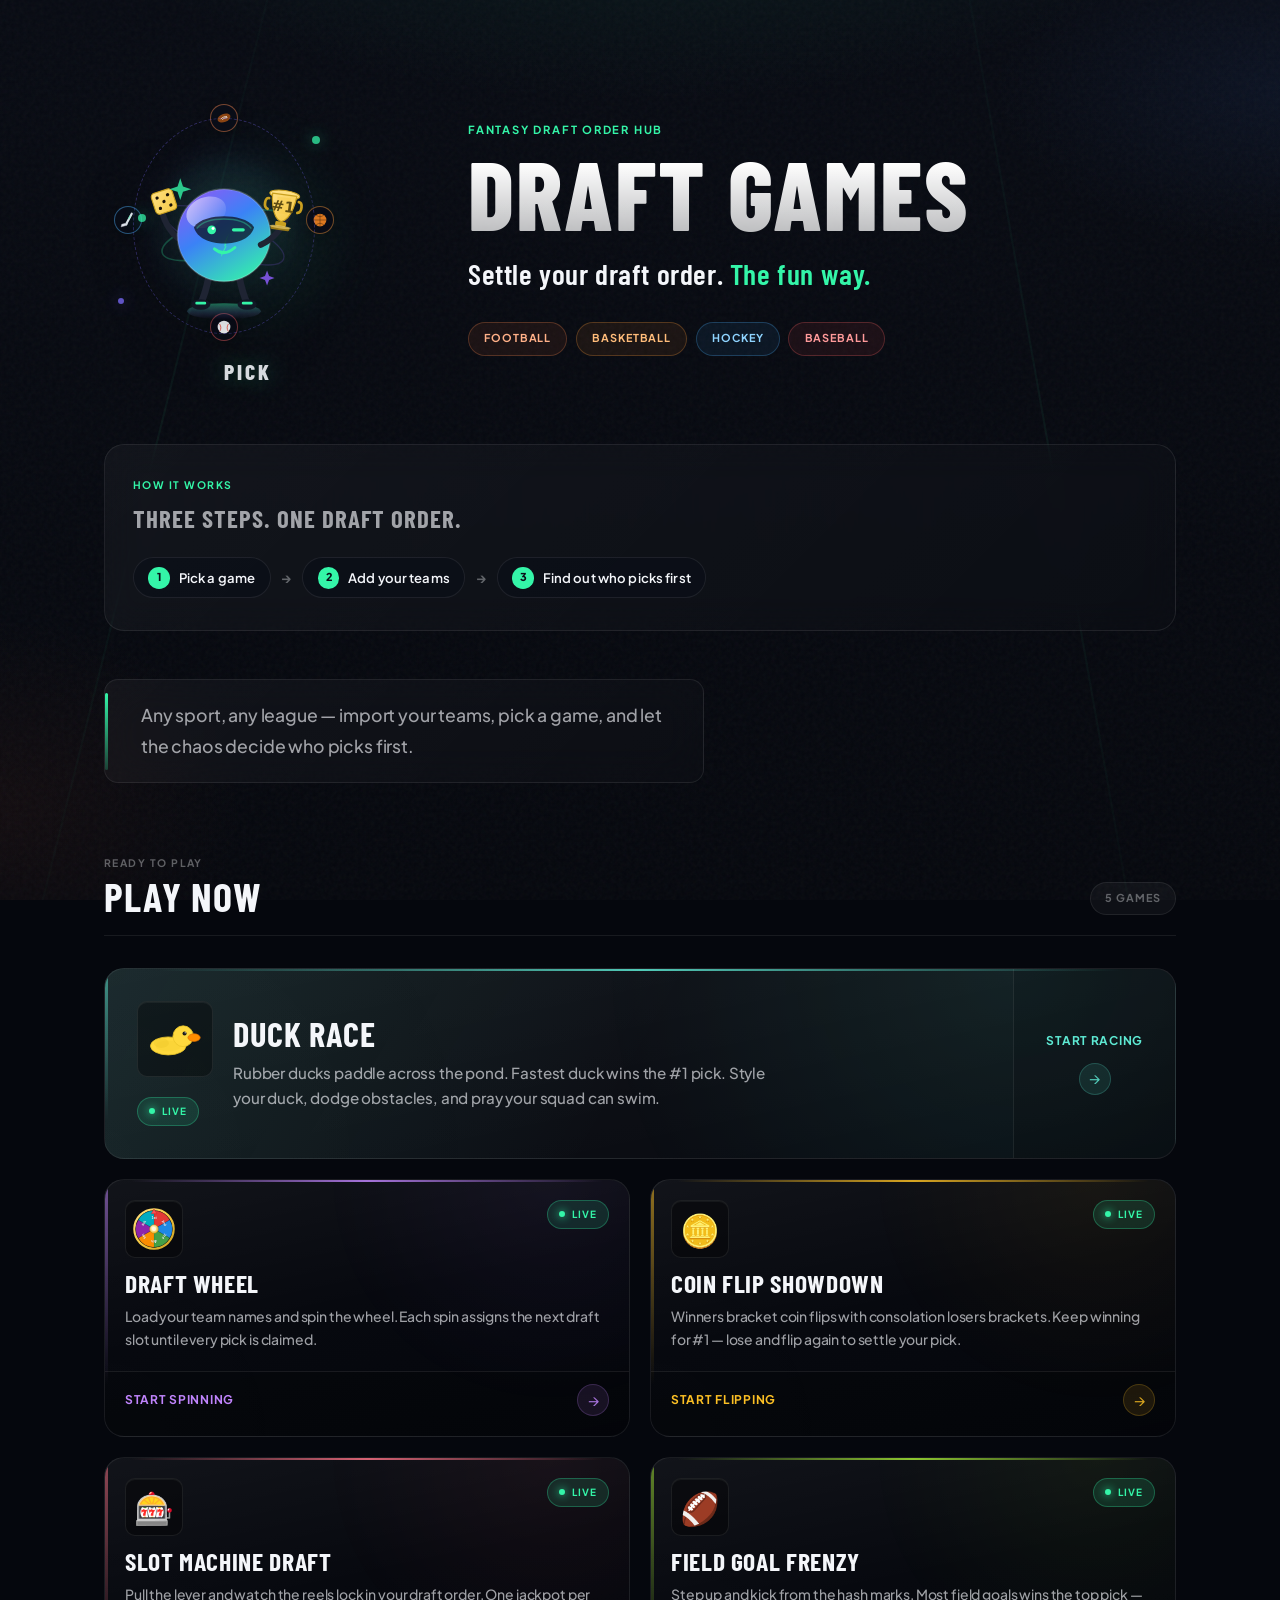
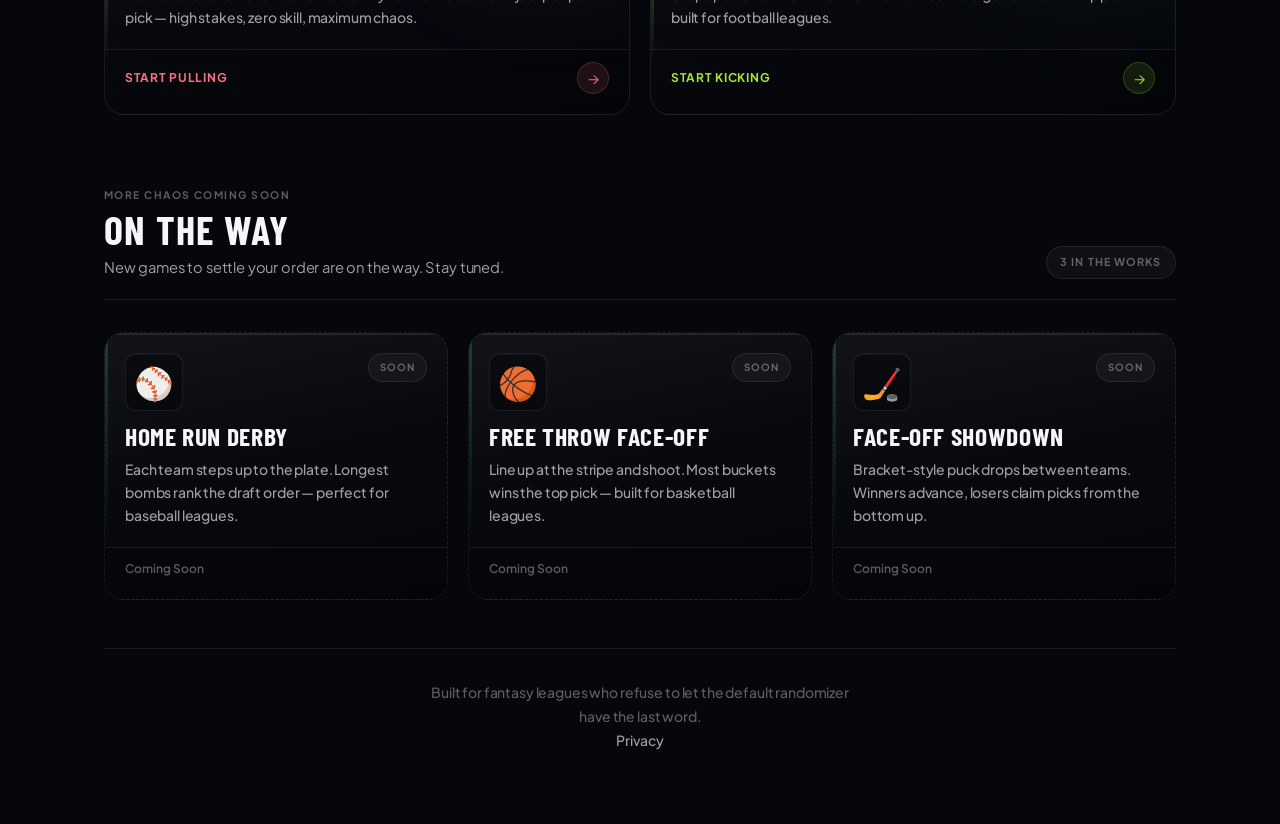
<file: index.html>
<!DOCTYPE html>
<html lang="en">
<head>
  <meta charset="UTF-8">
  <meta name="viewport" content="width=device-width, initial-scale=1.0">
  <meta name="theme-color" content="#05070d">
  <link rel="icon" href="/assets/favicon.svg" type="image/svg+xml">
  <link rel="icon" href="/assets/favicon-48.png" type="image/png" sizes="48x48">
  <link rel="shortcut icon" href="/favicon.ico">
  <link rel="apple-touch-icon" href="/assets/apple-touch-icon.png">
  <title>Draft Games — Fantasy Draft Order Games</title>
  <meta name="description" content="Fun mini-games to decide your fantasy draft order. Works for football, basketball, hockey, baseball, and more.">
  <link rel="canonical" href="https://draftgames.net/">
  <meta property="og:type" content="website">
  <meta property="og:site_name" content="Draft Games">
  <meta property="og:title" content="Draft Games — Fantasy Draft Order Games">
  <meta property="og:description" content="Settle your draft order. The fun way. Mini-games for football, basketball, hockey, baseball, and more.">
  <meta property="og:url" content="https://draftgames.net/">
  <meta property="og:image" content="https://draftgames.net/assets/og-image.png">
  <meta property="og:image:width" content="1200">
  <meta property="og:image:height" content="630">
  <meta property="og:image:type" content="image/png">
  <meta name="twitter:card" content="summary_large_image">
  <meta name="twitter:title" content="Draft Games — Fantasy Draft Order Games">
  <meta name="twitter:description" content="Settle your draft order. The fun way.">
  <meta name="twitter:image" content="https://draftgames.net/assets/og-image.png">
  <link rel="preconnect" href="https://fonts.googleapis.com">
  <link rel="preconnect" href="https://fonts.gstatic.com" crossorigin>
  <link href="https://fonts.googleapis.com/css2?family=Barlow+Condensed:wght@600;700;800&family=Plus+Jakarta+Sans:ital,wght@0,400;0,500;0,600;0,700;1,400&display=swap" rel="stylesheet">
  <link rel="stylesheet" href="hub.css">
  <!-- Google tag (gtag.js) -->
  <script async src="https://www.googletagmanager.com/gtag/js?id=G-K9R4C1F01J"></script>
  <script>
    window.dataLayer = window.dataLayer || [];
    function gtag(){dataLayer.push(arguments);}
    gtag('js', new Date());
    gtag('config', 'G-K9R4C1F01J');
  </script>
</head>
<body>
  <div class="page-bg" aria-hidden="true">
    <div class="page-bg__mesh"></div>
    <div class="page-bg__noise"></div>
    <div class="page-bg__beam page-bg__beam--1"></div>
    <div class="page-bg__beam page-bg__beam--2"></div>
  </div>

  <div class="hub-shell">
    <header class="hub-hero">
      <div class="hub-hero__visual">
        <div class="hub-mascot" aria-hidden="true">
          <div class="hub-mascot__orbit">
            <span class="hub-mascot__planet hub-mascot__planet--football">
              <svg viewBox="0 0 24 24" aria-hidden="true"><ellipse cx="12" cy="12" rx="9" ry="5.5" fill="#8B4513" transform="rotate(-22 12 12)"/><path d="M8 11.5c2.2-1.2 5.8-1.2 8 0M9.5 13c1.8-.8 4.7-.8 6.5 0" stroke="#f4f6fa" stroke-width="0.9" stroke-linecap="round" fill="none" transform="rotate(-22 12 12)"/></svg>
            </span>
            <span class="hub-mascot__planet hub-mascot__planet--basketball">
              <svg viewBox="0 0 24 24" aria-hidden="true"><circle cx="12" cy="12" r="8.5" fill="#e67e22"/><path d="M4.2 12h15.6M12 3.5v17M7 5.5c3 2.8 7 2.8 10 0M7 18.5c3-2.8 7-2.8 10 0" stroke="#1a1208" stroke-width="0.85" stroke-linecap="round" fill="none" opacity="0.55"/></svg>
            </span>
            <span class="hub-mascot__planet hub-mascot__planet--baseball">
              <svg viewBox="0 0 24 24" aria-hidden="true"><circle cx="12" cy="12" r="8.5" fill="#f4f6fa"/><path d="M6.5 8.5c1.8 2.8 1.8 6.2 0 9M17.5 8.5c-1.8 2.8-1.8 6.2 0 9" stroke="#e74c3c" stroke-width="1.1" stroke-linecap="round" fill="none"/></svg>
            </span>
            <span class="hub-mascot__planet hub-mascot__planet--hockey">
              <svg viewBox="0 0 24 24" aria-hidden="true"><path d="M16.5 4.5 L10.5 15.5" stroke="#e8ecf4" stroke-width="2.6" stroke-linecap="round"/><path d="M10.5 15.5 L4.5 17.2 L3.8 20.2 L10.8 18.2 L11.6 15.8 Z" fill="#e8ecf4" stroke="#c9cdd8" stroke-width="0.6" stroke-linejoin="round"/><path d="M14.2 7.2 L12.8 10.4" stroke="#34f5a8" stroke-width="1.3" stroke-linecap="round" opacity="0.55"/></svg>
            </span>
          </div>
          <div class="hub-mascot__ring"></div>
          <div class="hub-mascot__frame">
            <img src="assets/draft-games-mascot.svg?v=6" alt="" width="120" height="140" class="hub-mascot__img">
          </div>
          <p class="hub-mascot__name">Pick</p>
          <div class="hub-mascot__spark hub-mascot__spark--1"></div>
          <div class="hub-mascot__spark hub-mascot__spark--2"></div>
          <div class="hub-mascot__spark hub-mascot__spark--3"></div>
        </div>
      </div>

      <div class="hub-hero__content">
        <p class="hub-hero__label">Fantasy draft order hub</p>
        <h1 class="hub-title">Draft Games</h1>
        <p class="hub-hero__pitch">Settle your draft order. <em>The fun way.</em></p>
        <ul class="sport-badges" aria-label="Supported sports">
          <li class="sport-badge sport-badge--football">Football</li>
          <li class="sport-badge sport-badge--basketball">Basketball</li>
          <li class="sport-badge sport-badge--hockey">Hockey</li>
          <li class="sport-badge sport-badge--baseball">Baseball</li>
        </ul>
      </div>
    </header>

    <section class="hub-steps" aria-labelledby="steps-heading">
      <div class="hub-steps__head">
        <p class="hub-steps__eyebrow">How it works</p>
        <h2 id="steps-heading" class="hub-steps__title">Three steps. One draft order.</h2>
      </div>
      <ol class="hub-steps__list">
        <li class="hub-steps__item">
          <span class="hub-steps__num" aria-hidden="true">1</span>
          <span class="hub-steps__text">Pick a game</span>
        </li>
        <li class="hub-steps__arrow" aria-hidden="true">→</li>
        <li class="hub-steps__item">
          <span class="hub-steps__num" aria-hidden="true">2</span>
          <span class="hub-steps__text">Add your teams</span>
        </li>
        <li class="hub-steps__arrow" aria-hidden="true">→</li>
        <li class="hub-steps__item">
          <span class="hub-steps__num" aria-hidden="true">3</span>
          <span class="hub-steps__text">Find out who picks first</span>
        </li>
      </ol>
    </section>

    <main class="hub-main">
      <p class="hub-intro">Any sport, any league — import your teams, pick a game, and let the chaos decide who picks first.</p>

      <section class="hub-section hub-section--live" aria-labelledby="live-heading">
        <div class="hub-section__head">
          <div>
            <p class="hub-section__eyebrow">Ready to play</p>
            <h2 id="live-heading" class="hub-section__title">Play now</h2>
          </div>
          <span class="hub-section__count">5 games</span>
        </div>

        <div class="game-grid game-grid--live">
          <a href="games/duck-draft-race/index.html" class="game-card game-card--live game-card--featured">
            <div class="game-card__shine" aria-hidden="true"></div>
            <div class="game-card__header">
              <div class="game-card-icon game-card-icon--img" aria-hidden="true">
                <img src="assets/duck-race-icon.svg" alt="" width="52" height="31">
              </div>
              <span class="game-card-status"><span class="status-dot" aria-hidden="true"></span>Live</span>
            </div>
            <div class="game-card__body">
              <h3 class="game-card-title">Duck Race</h3>
              <p class="game-card-desc">Rubber ducks paddle across the pond. Fastest duck wins the #1 pick. Style your duck, dodge obstacles, and pray your squad can swim.</p>
            </div>
            <div class="game-card__footer">
              <span class="game-card-cta">Start Racing</span>
              <span class="game-card-arrow" aria-hidden="true">→</span>
            </div>
          </a>

          <a href="games/draft-wheel/index.html" class="game-card game-card--live">
            <div class="game-card__shine" aria-hidden="true"></div>
            <div class="game-card__header">
              <div class="game-card-icon game-card-icon--img" aria-hidden="true">
                <img src="assets/draft-wheel-icon.svg" alt="" width="52" height="52">
              </div>
              <span class="game-card-status"><span class="status-dot" aria-hidden="true"></span>Live</span>
            </div>
            <div class="game-card__body">
              <h3 class="game-card-title">Draft Wheel</h3>
              <p class="game-card-desc">Load your team names and spin the wheel. Each spin assigns the next draft slot until every pick is claimed.</p>
            </div>
            <div class="game-card__footer">
              <span class="game-card-cta">Start Spinning</span>
              <span class="game-card-arrow" aria-hidden="true">→</span>
            </div>
          </a>

          <a href="games/coin-flip-showdown/index.html" class="game-card game-card--live">
            <div class="game-card__shine" aria-hidden="true"></div>
            <div class="game-card__header">
              <div class="game-card-icon" aria-hidden="true">🪙</div>
              <span class="game-card-status"><span class="status-dot" aria-hidden="true"></span>Live</span>
            </div>
            <div class="game-card__body">
              <h3 class="game-card-title">Coin Flip Showdown</h3>
              <p class="game-card-desc">Winners bracket coin flips with consolation losers brackets. Keep winning for #1 — lose and flip again to settle your pick.</p>
            </div>
            <div class="game-card__footer">
              <span class="game-card-cta">Start Flipping</span>
              <span class="game-card-arrow" aria-hidden="true">→</span>
            </div>
          </a>

          <a href="games/slot-machine-draft/index.html" class="game-card game-card--live">
            <div class="game-card__shine" aria-hidden="true"></div>
            <div class="game-card__header">
              <div class="game-card-icon" aria-hidden="true">🎰</div>
              <span class="game-card-status"><span class="status-dot" aria-hidden="true"></span>Live</span>
            </div>
            <div class="game-card__body">
              <h3 class="game-card-title">Slot Machine Draft</h3>
              <p class="game-card-desc">Pull the lever and watch the reels lock in your draft order. One jackpot per pick — high stakes, zero skill, maximum chaos.</p>
            </div>
            <div class="game-card__footer">
              <span class="game-card-cta">Start Pulling</span>
              <span class="game-card-arrow" aria-hidden="true">→</span>
            </div>
          </a>

          <a href="games/field-goal-frenzy/index.html" class="game-card game-card--live">
            <div class="game-card__shine" aria-hidden="true"></div>
            <div class="game-card__header">
              <div class="game-card-icon" aria-hidden="true">🏈</div>
              <span class="game-card-status"><span class="status-dot" aria-hidden="true"></span>Live</span>
            </div>
            <div class="game-card__body">
              <h3 class="game-card-title">Field Goal Frenzy</h3>
              <p class="game-card-desc">Step up and kick from the hash marks. Most field goals wins the top pick — built for football leagues.</p>
            </div>
            <div class="game-card__footer">
              <span class="game-card-cta">Start Kicking</span>
              <span class="game-card-arrow" aria-hidden="true">→</span>
            </div>
          </a>
        </div>
      </section>

      <section class="hub-section hub-section--soon" aria-labelledby="soon-heading">
        <div class="hub-section__head">
          <div>
            <p class="hub-section__eyebrow">More chaos coming soon</p>
            <h2 id="soon-heading" class="hub-section__title">On the way</h2>
            <p class="hub-section__blurb">New games to settle your order are on the way. Stay tuned.</p>
          </div>
          <span class="hub-section__count">3 in the works</span>
        </div>

        <div class="game-grid game-grid--soon">
          <article class="game-card game-card--soon">
            <div class="game-card__header">
              <div class="game-card-icon" aria-hidden="true">⚾</div>
              <span class="game-card-status">Soon</span>
            </div>
            <div class="game-card__body">
              <h3 class="game-card-title">Home Run Derby</h3>
              <p class="game-card-desc">Each team steps up to the plate. Longest bombs rank the draft order — perfect for baseball leagues.</p>
            </div>
            <div class="game-card__footer">
              <span class="game-card-cta">Coming Soon</span>
            </div>
          </article>

          <article class="game-card game-card--soon">
            <div class="game-card__header">
              <div class="game-card-icon" aria-hidden="true">🏀</div>
              <span class="game-card-status">Soon</span>
            </div>
            <div class="game-card__body">
              <h3 class="game-card-title">Free Throw Face-Off</h3>
              <p class="game-card-desc">Line up at the stripe and shoot. Most buckets wins the top pick — built for basketball leagues.</p>
            </div>
            <div class="game-card__footer">
              <span class="game-card-cta">Coming Soon</span>
            </div>
          </article>

          <article class="game-card game-card--soon">
            <div class="game-card__header">
              <div class="game-card-icon" aria-hidden="true">🏒</div>
              <span class="game-card-status">Soon</span>
            </div>
            <div class="game-card__body">
              <h3 class="game-card-title">Face-Off Showdown</h3>
              <p class="game-card-desc">Bracket-style puck drops between teams. Winners advance, losers claim picks from the bottom up.</p>
            </div>
            <div class="game-card__footer">
              <span class="game-card-cta">Coming Soon</span>
            </div>
          </article>
        </div>
      </section>
    </main>

    <footer class="hub-footer">
      <p>Built for fantasy leagues who refuse to let the default randomizer have the last word.</p>
      <p class="hub-footer__links"><a href="/privacy.html">Privacy</a></p>
    </footer>
  </div>
</body>
</html>
</file>
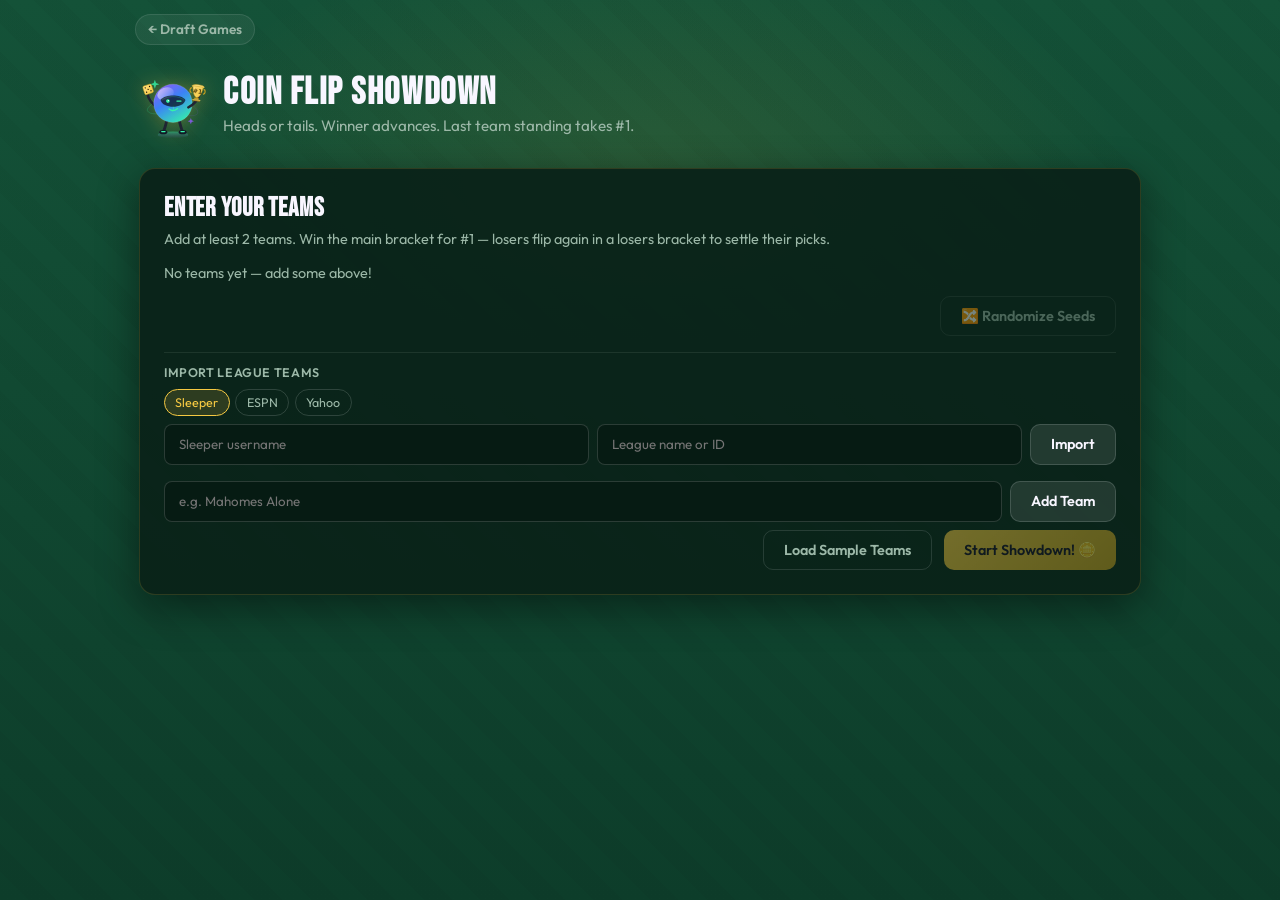
<file: games/coin-flip-showdown/index.html>
<!DOCTYPE html>
<html lang="en">
<head>
  <meta charset="UTF-8">
  <meta name="viewport" content="width=device-width, initial-scale=1.0">
  <meta name="theme-color" content="#05070d">
  <link rel="icon" href="/assets/favicon.svg" type="image/svg+xml">
  <link rel="icon" href="/assets/favicon-48.png" type="image/png" sizes="48x48">
  <link rel="shortcut icon" href="/favicon.ico">
  <link rel="apple-touch-icon" href="/assets/apple-touch-icon.png">
  <title>Coin Flip Showdown — Draft Games</title>
  <meta name="description" content="Winners bracket coin flips with consolation losers brackets. Keep winning for #1 — lose and flip again.">
  <link rel="canonical" href="https://draftgames.net/games/coin-flip-showdown/">
  <meta property="og:type" content="website">
  <meta property="og:site_name" content="Draft Games">
  <meta property="og:title" content="Coin Flip Showdown — Draft Games">
  <meta property="og:description" content="Heads or tails decides your draft order. Bracket-style coin flips for every pick.">
  <meta property="og:url" content="https://draftgames.net/games/coin-flip-showdown/">
  <meta property="og:image" content="https://draftgames.net/assets/og-image.png">
  <meta property="og:image:width" content="1200">
  <meta property="og:image:height" content="630">
  <meta property="og:image:type" content="image/png">
  <meta name="twitter:card" content="summary_large_image">
  <meta name="twitter:title" content="Coin Flip Showdown — Draft Games">
  <meta name="twitter:description" content="Coin flips settle your fantasy draft order.">
  <meta name="twitter:image" content="https://draftgames.net/assets/og-image.png">
  <link rel="preconnect" href="https://fonts.googleapis.com">
  <link rel="preconnect" href="https://fonts.gstatic.com" crossorigin>
  <link href="https://fonts.googleapis.com/css2?family=Bebas+Neue&family=Outfit:wght@400;500;600;700&display=swap" rel="stylesheet">
  <link rel="stylesheet" href="styles.css">
  <!-- Google tag (gtag.js) -->
  <script async src="https://www.googletagmanager.com/gtag/js?id=G-K9R4C1F01J"></script>
  <script>
    window.dataLayer = window.dataLayer || [];
    function gtag(){dataLayer.push(arguments);}
    gtag('js', new Date());
    gtag('config', 'G-K9R4C1F01J');
  </script>
</head>
<body>
  <nav class="site-nav">
    <a href="../../index.html" class="site-nav-link">← Draft Games</a>
  </nav>

  <div class="arena-bg" aria-hidden="true"></div>

  <header class="header">
    <div class="logo logo--mascot" aria-hidden="true">
      <img src="../../assets/draft-games-mascot.svg?v=6" alt="" width="64" height="75">
    </div>
    <div>
      <h1>Coin Flip Showdown</h1>
      <p class="tagline">Heads or tails. Winner advances. Last team standing takes #1.</p>
    </div>
  </header>

  <main class="container">
    <section id="setup-panel" class="panel">
      <h2>Enter Your Teams</h2>
      <p class="hint">Add at least 2 teams. Win the main bracket for #1 — losers flip again in a losers bracket to settle their picks.</p>

      <div id="team-list" class="team-list"></div>

      <div class="team-list-actions">
        <button type="button" id="randomize-order-btn" class="btn btn-ghost" disabled>🔀 Randomize Seeds</button>
      </div>

      <div class="import-section">
        <span class="import-label">Import League Teams</span>
        <div class="import-tabs" role="tablist">
          <button type="button" class="import-tab active" data-platform="sleeper">Sleeper</button>
          <button type="button" class="import-tab" data-platform="espn">ESPN</button>
          <button type="button" class="import-tab" data-platform="yahoo">Yahoo</button>
        </div>
        <div class="import-panel active" data-platform-panel="sleeper">
          <div class="import-row">
            <input type="text" id="sleeper-username" placeholder="Sleeper username" autocomplete="off">
            <input type="text" id="sleeper-league" placeholder="League name or ID" autocomplete="off">
            <button type="button" id="sleeper-import-btn" class="btn btn-secondary">Import</button>
          </div>
        </div>
        <div class="import-panel" data-platform-panel="espn">
          <div class="import-row">
            <input type="text" id="espn-league" placeholder="ESPN league ID or URL" autocomplete="off">
            <input type="text" id="espn-season" placeholder="Season (optional)" autocomplete="off">
            <button type="button" id="espn-import-btn" class="btn btn-secondary">Import</button>
          </div>
        </div>
        <div class="import-panel" data-platform-panel="yahoo">
          <textarea id="yahoo-teams" rows="3" placeholder="Paste Yahoo team names, one per line"></textarea>
          <button type="button" id="yahoo-import-btn" class="btn btn-secondary">Import Yahoo Teams</button>
        </div>
      </div>

      <div class="add-team-row">
        <input type="text" id="team-input" placeholder="e.g. Mahomes Alone" maxlength="40" autocomplete="off">
        <button type="button" id="add-team-btn" class="btn btn-secondary">Add Team</button>
      </div>

      <div class="setup-actions">
        <button type="button" id="sample-teams-btn" class="btn btn-ghost">Load Sample Teams</button>
        <button type="button" id="start-bracket-btn" class="btn btn-primary" disabled>Start Showdown! 🪙</button>
      </div>
    </section>

    <section id="arena-panel" class="panel hidden">
      <div class="arena-layout">
        <div class="arena-main">
          <p id="round-label" class="round-label">Round 1</p>
          <p id="matchup-label" class="matchup-label">Matchup 1 of 4</p>

          <div class="showdown-stage">
            <div id="team-a-card" class="team-card team-card--a">
              <span class="team-card-side">Heads</span>
              <span class="team-card-name" id="team-a-name">—</span>
            </div>

            <div class="coin-stage">
              <div id="coin" class="coin" aria-hidden="true">
                <div class="coin-face coin-heads">🏈</div>
                <div class="coin-face coin-tails">🪙</div>
              </div>
              <p id="coin-result" class="coin-result hidden"></p>
            </div>

            <div id="team-b-card" class="team-card team-card--b">
              <span class="team-card-side">Tails</span>
              <span class="team-card-name" id="team-b-name">—</span>
            </div>
          </div>

          <button type="button" id="flip-btn" class="btn btn-flip">FLIP!</button>
          <p id="winner-callout" class="winner-callout hidden"></p>
        </div>

        <aside class="bracket-sidebar">
          <h3>Bracket</h3>
          <div id="bracket-view" class="bracket-view"></div>
          <h3 class="sidebar-divider">Draft Order</h3>
          <ol id="live-draft-order" class="live-draft-order"></ol>
        </aside>
      </div>
    </section>

    <section id="results-panel" class="panel hidden">
      <h2>🏆 Final Draft Order</h2>
      <p class="hint">Champion claims #1. Every flip shaped the rest.</p>
      <ol id="final-draft-order" class="final-draft-order"></ol>
      <div class="results-actions">
        <button type="button" id="copy-order-btn" class="btn btn-secondary">Copy Draft Order</button>
        <button type="button" id="flip-again-btn" class="btn btn-primary">Flip Again</button>
      </div>
    </section>
  </main>

  <div id="toast" class="toast hidden"></div>

  <script src="sleeper.js"></script>
  <script src="espn.js"></script>
  <script src="yahoo.js"></script>
  <script src="app.js"></script>
</body>
</html>
</file>
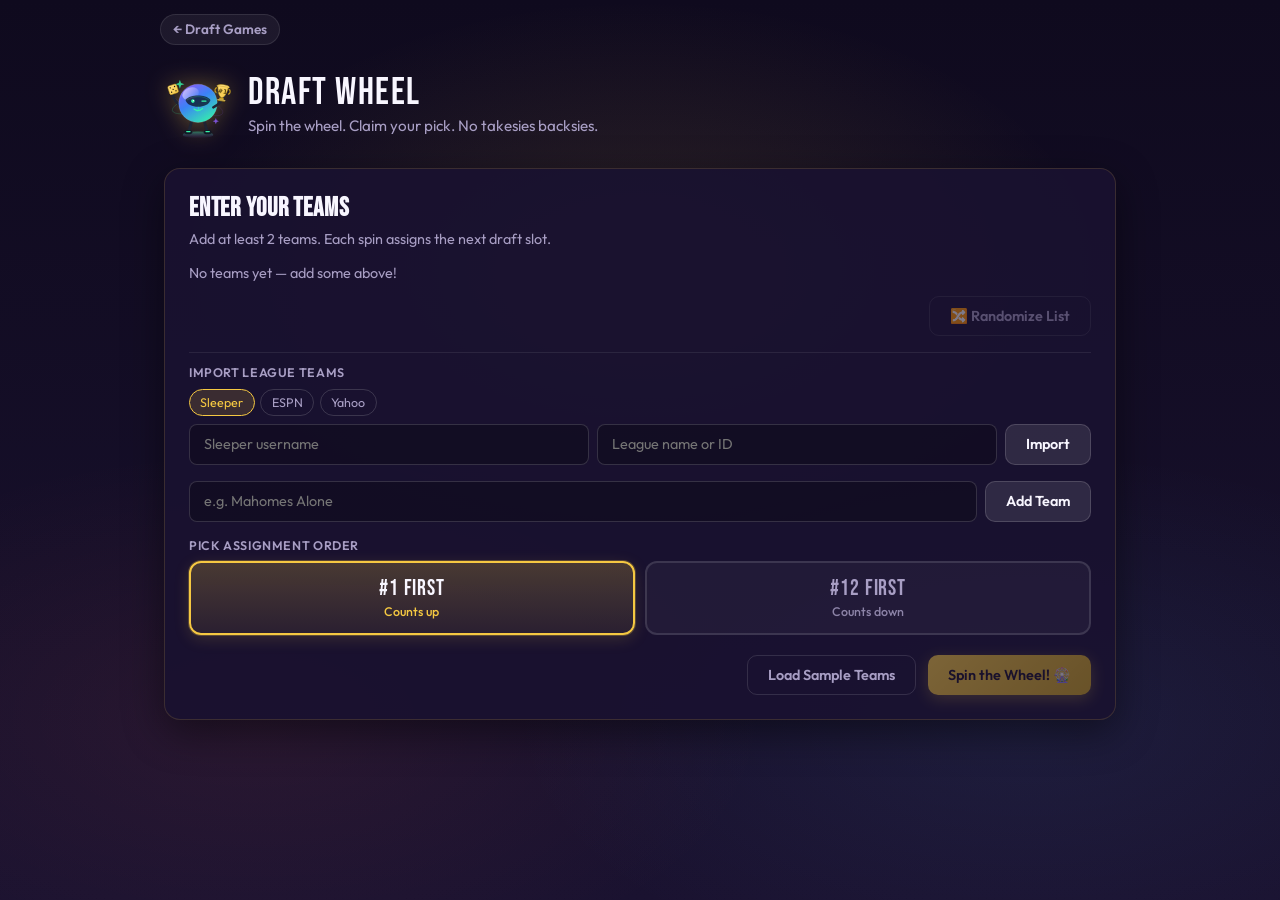
<file: games/draft-wheel/index.html>
<!DOCTYPE html>
<html lang="en">
<head>
  <meta charset="UTF-8">
  <meta name="viewport" content="width=device-width, initial-scale=1.0">
  <meta name="theme-color" content="#05070d">
  <link rel="icon" href="/assets/favicon.svg" type="image/svg+xml">
  <link rel="icon" href="/assets/favicon-48.png" type="image/png" sizes="48x48">
  <link rel="shortcut icon" href="/favicon.ico">
  <link rel="apple-touch-icon" href="/assets/apple-touch-icon.png">
  <title>Draft Wheel — Draft Games</title>
  <meta name="description" content="Load your team names and spin the wheel. Each spin assigns the next draft slot until every pick is claimed.">
  <link rel="canonical" href="https://draftgames.net/games/draft-wheel/">
  <meta property="og:type" content="website">
  <meta property="og:site_name" content="Draft Games">
  <meta property="og:title" content="Draft Wheel — Draft Games">
  <meta property="og:description" content="Spin the wheel and claim your draft pick. No takesies backsies.">
  <meta property="og:url" content="https://draftgames.net/games/draft-wheel/">
  <meta property="og:image" content="https://draftgames.net/assets/og-image.png">
  <meta property="og:image:width" content="1200">
  <meta property="og:image:height" content="630">
  <meta property="og:image:type" content="image/png">
  <meta name="twitter:card" content="summary_large_image">
  <meta name="twitter:title" content="Draft Wheel — Draft Games">
  <meta name="twitter:description" content="Spin the wheel to settle your draft order.">
  <meta name="twitter:image" content="https://draftgames.net/assets/og-image.png">
  <link rel="preconnect" href="https://fonts.googleapis.com">
  <link rel="preconnect" href="https://fonts.gstatic.com" crossorigin>
  <link href="https://fonts.googleapis.com/css2?family=Bebas+Neue&family=Outfit:wght@400;500;600;700&display=swap" rel="stylesheet">
  <link rel="stylesheet" href="styles.css">
  <!-- Google tag (gtag.js) -->
  <script async src="https://www.googletagmanager.com/gtag/js?id=G-K9R4C1F01J"></script>
  <script>
    window.dataLayer = window.dataLayer || [];
    function gtag(){dataLayer.push(arguments);}
    gtag('js', new Date());
    gtag('config', 'G-K9R4C1F01J');
  </script>
</head>
<body>
  <nav class="site-nav">
    <a href="../../index.html" class="site-nav-link">← Draft Games</a>
  </nav>

  <div class="spotlight-bg" aria-hidden="true"></div>

  <header class="header">
    <div class="logo logo--mascot" aria-hidden="true">
      <img src="../../assets/draft-games-mascot.svg?v=6" alt="" width="64" height="75">
    </div>
    <div>
      <h1>Draft Wheel</h1>
      <p class="tagline">Spin the wheel. Claim your pick. No takesies backsies.</p>
    </div>
  </header>

  <main class="container">
    <!-- SETUP -->
    <section id="setup-panel" class="panel">
      <h2>Enter Your Teams</h2>
      <p class="hint" id="setup-hint">Add at least 2 teams. Each spin assigns the next draft slot.</p>

      <div id="team-list" class="team-list"></div>

      <div class="team-list-actions">
        <button type="button" id="randomize-order-btn" class="btn btn-ghost" disabled>🔀 Randomize List</button>
      </div>

      <div class="import-section">
        <label class="import-label">Import League Teams</label>
        <div class="import-tabs" role="tablist">
          <button type="button" class="import-tab active" data-platform="sleeper">Sleeper</button>
          <button type="button" class="import-tab" data-platform="espn">ESPN</button>
          <button type="button" class="import-tab" data-platform="yahoo">Yahoo</button>
        </div>
        <div class="import-panel active" data-platform-panel="sleeper">
          <div class="import-row">
            <input type="text" id="sleeper-username" placeholder="Sleeper username" autocomplete="off">
            <input type="text" id="sleeper-league" placeholder="League name or ID" autocomplete="off">
            <button type="button" id="sleeper-import-btn" class="btn btn-secondary">Import</button>
          </div>
        </div>
        <div class="import-panel" data-platform-panel="espn">
          <div class="import-row">
            <input type="text" id="espn-league" placeholder="ESPN league ID or URL" autocomplete="off">
            <input type="text" id="espn-season" placeholder="Season (optional)" autocomplete="off">
            <button type="button" id="espn-import-btn" class="btn btn-secondary">Import</button>
          </div>
        </div>
        <div class="import-panel" data-platform-panel="yahoo">
          <textarea id="yahoo-teams" rows="3" placeholder="Paste Yahoo team names, one per line"></textarea>
          <button type="button" id="yahoo-import-btn" class="btn btn-secondary">Import Yahoo Teams</button>
        </div>
      </div>

      <div class="add-team-row">
        <input type="text" id="team-input" placeholder="e.g. Mahomes Alone" maxlength="40" autocomplete="off">
        <button type="button" id="add-team-btn" class="btn btn-secondary">Add Team</button>
      </div>

      <div class="pick-direction-section">
        <span class="pick-direction-label">Pick Assignment Order</span>
        <div id="pick-direction-options" class="pick-direction-options" role="group" aria-label="Pick assignment order">
          <button
            type="button"
            class="pick-dir-btn active"
            data-direction="asc"
            id="pick-asc-btn"
            aria-pressed="true"
          >
            <span class="pick-dir-title">#1 First</span>
            <span class="pick-dir-range" id="pick-asc-range">Counts up</span>
          </button>
          <button
            type="button"
            class="pick-dir-btn"
            data-direction="desc"
            id="pick-desc-btn"
            aria-pressed="false"
          >
            <span class="pick-dir-title" id="pick-desc-title">Last Pick First</span>
            <span class="pick-dir-range" id="pick-desc-range">Counts down</span>
          </button>
        </div>
      </div>

      <div class="setup-actions">
        <button type="button" id="sample-teams-btn" class="btn btn-ghost">Load Sample Teams</button>
        <button type="button" id="start-wheel-btn" class="btn btn-primary" disabled>Spin the Wheel! 🎡</button>
      </div>
    </section>

    <!-- WHEEL -->
    <section id="wheel-panel" class="panel hidden">
      <div class="wheel-layout">
        <div class="wheel-stage">
          <p id="spin-prompt" class="spin-prompt">Spinning for pick <strong>#1</strong></p>

          <div class="wheel-assembly">
            <div class="wheel-pointer" aria-hidden="true"></div>
            <div class="wheel-outer-ring">
              <div id="wheel-spinner" class="wheel-spinner">
                <svg id="wheel-svg" viewBox="0 0 400 400" aria-hidden="true"></svg>
              </div>
              <div class="wheel-hub" aria-hidden="true">🏈</div>
            </div>
          </div>

          <button type="button" id="spin-btn" class="btn btn-spin">SPIN!</button>
          <p id="winner-callout" class="winner-callout hidden"></p>
        </div>

        <aside class="draft-sidebar">
          <h3>Draft Order</h3>
          <ol id="live-draft-order" class="live-draft-order"></ol>
          <p id="picks-remaining" class="picks-remaining"></p>
        </aside>
      </div>
    </section>

    <!-- RESULTS -->
    <section id="results-panel" class="panel hidden">
      <h2>🏆 Final Draft Order</h2>
      <ol id="final-draft-order" class="final-draft-order"></ol>
      <div class="results-actions">
        <button type="button" id="copy-order-btn" class="btn btn-secondary">Copy Draft Order</button>
        <button type="button" id="spin-again-btn" class="btn btn-primary">Spin Again</button>
      </div>
    </section>
  </main>

  <div id="toast" class="toast hidden"></div>

  <script src="sleeper.js"></script>
  <script src="espn.js"></script>
  <script src="yahoo.js"></script>
  <script src="app.js"></script>
</body>
</html>
</file>
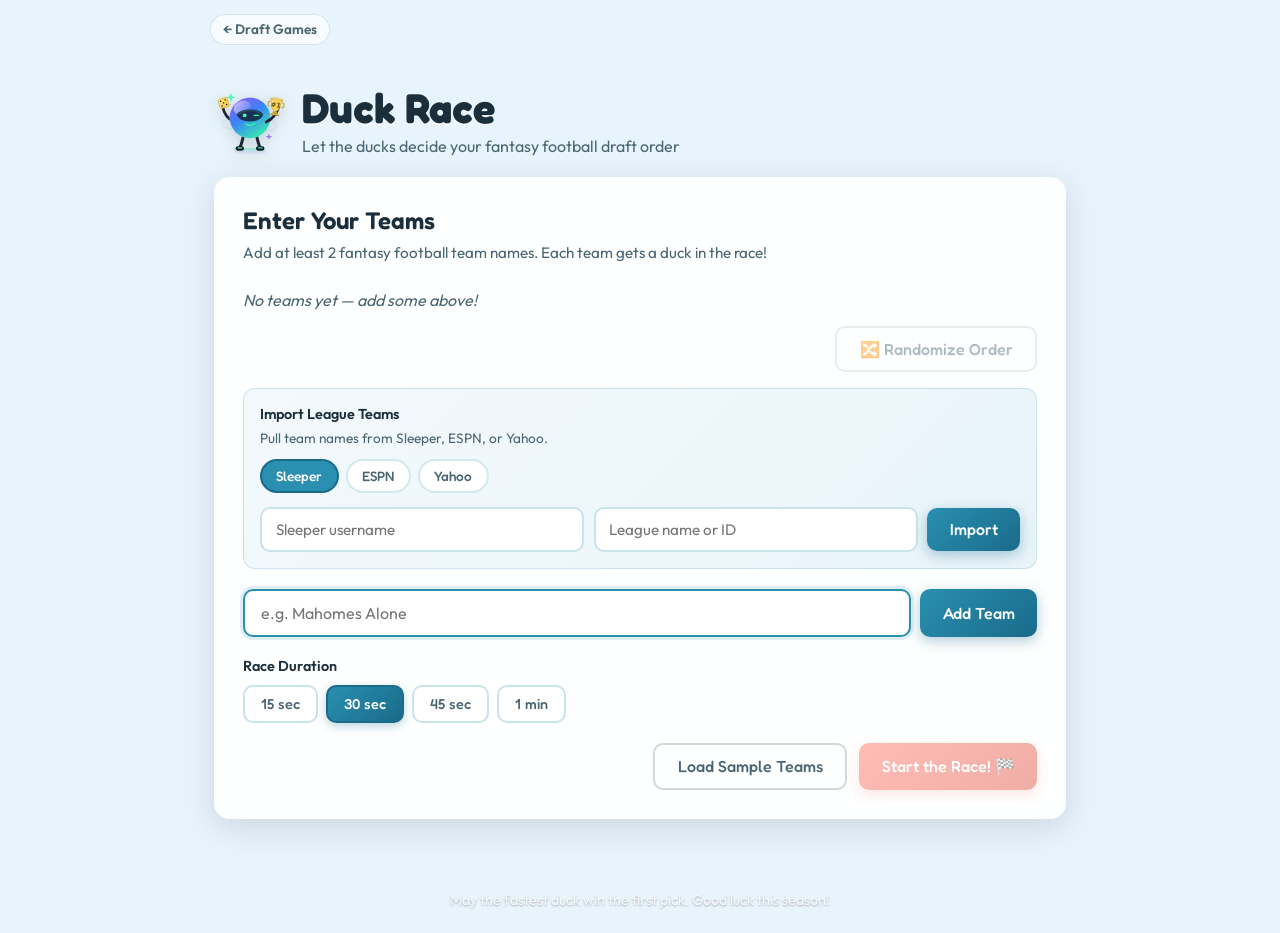
<file: games/duck-draft-race/index.html>
<!DOCTYPE html>
<html lang="en">
<head>
  <meta charset="UTF-8">
  <meta name="viewport" content="width=device-width, initial-scale=1.0">
  <meta name="theme-color" content="#05070d">
  <link rel="icon" href="/assets/favicon.svg" type="image/svg+xml">
  <link rel="icon" href="/assets/favicon-48.png" type="image/png" sizes="48x48">
  <link rel="shortcut icon" href="/favicon.ico">
  <link rel="apple-touch-icon" href="/assets/apple-touch-icon.png">
  <title>Duck Race — Draft Games</title>
  <meta name="description" content="Rubber ducks paddle across the pond. Fastest duck wins the #1 pick. Style your duck and settle your fantasy draft order.">
  <link rel="canonical" href="https://draftgames.net/games/duck-draft-race/">
  <meta property="og:type" content="website">
  <meta property="og:site_name" content="Draft Games">
  <meta property="og:title" content="Duck Race — Draft Games">
  <meta property="og:description" content="Rubber ducks paddle across the pond. Fastest duck wins the #1 pick.">
  <meta property="og:url" content="https://draftgames.net/games/duck-draft-race/">
  <meta property="og:image" content="https://draftgames.net/assets/og-image.png">
  <meta property="og:image:width" content="1200">
  <meta property="og:image:height" content="630">
  <meta property="og:image:type" content="image/png">
  <meta name="twitter:card" content="summary_large_image">
  <meta name="twitter:title" content="Duck Race — Draft Games">
  <meta name="twitter:description" content="Fastest duck wins the #1 pick.">
  <meta name="twitter:image" content="https://draftgames.net/assets/og-image.png">
  <link rel="preconnect" href="https://fonts.googleapis.com">
  <link rel="preconnect" href="https://fonts.gstatic.com" crossorigin>
  <link href="https://fonts.googleapis.com/css2?family=Fredoka:wght@400;500;600;700&family=Outfit:wght@400;500;600&display=swap" rel="stylesheet">
  <link rel="stylesheet" href="styles.css">
  <!-- Google tag (gtag.js) -->
  <script async src="https://www.googletagmanager.com/gtag/js?id=G-K9R4C1F01J"></script>
  <script>
    window.dataLayer = window.dataLayer || [];
    function gtag(){dataLayer.push(arguments);}
    gtag('js', new Date());
    gtag('config', 'G-K9R4C1F01J');
  </script>
</head>
<body>
  <nav class="site-nav">
    <a href="../../index.html" class="site-nav-link">← Draft Games</a>
  </nav>

  <div class="sky">
    <div class="cloud cloud-1"></div>
    <div class="cloud cloud-2"></div>
    <div class="cloud cloud-3"></div>
  </div>

  <header class="header">
    <div class="logo logo--mascot" aria-hidden="true">
      <img src="../../assets/draft-games-mascot.svg?v=6" alt="" width="64" height="75">
    </div>
    <div>
      <h1>Duck Race</h1>
      <p class="tagline">Let the ducks decide your fantasy football draft order</p>
    </div>
  </header>

  <main class="container">
    <section id="setup-panel" class="panel setup-panel">
      <h2>Enter Your Teams</h2>
      <p class="hint">Add at least 2 fantasy football team names. Each team gets a duck in the race!</p>

      <div id="team-list" class="team-list"></div>

      <div class="team-list-actions">
        <button type="button" id="randomize-order-btn" class="btn btn-ghost" disabled>
          🔀 Randomize Order
        </button>
      </div>

      <div class="import-section">
        <label class="import-label">Import League Teams</label>
        <p class="hint hint-compact">Pull team names from Sleeper, ESPN, or Yahoo.</p>

        <div class="import-tabs" role="tablist" aria-label="League import platforms">
          <button type="button" class="import-tab active" data-platform="sleeper">Sleeper</button>
          <button type="button" class="import-tab" data-platform="espn">ESPN</button>
          <button type="button" class="import-tab" data-platform="yahoo">Yahoo</button>
        </div>

        <div class="import-panel active" data-platform-panel="sleeper">
          <div class="import-row">
            <input type="text" id="sleeper-username" placeholder="Sleeper username" maxlength="50" autocomplete="off">
            <input type="text" id="sleeper-league" placeholder="League name or ID" maxlength="80" autocomplete="off">
            <button type="button" id="sleeper-import-btn" class="btn btn-secondary">Import</button>
          </div>
        </div>

        <div class="import-panel" data-platform-panel="espn">
          <div class="import-row">
            <input type="text" id="espn-league" placeholder="ESPN league ID or URL" maxlength="120" autocomplete="off">
            <input type="text" id="espn-season" placeholder="Season (optional)" maxlength="4" autocomplete="off">
            <button type="button" id="espn-import-btn" class="btn btn-secondary">Import</button>
          </div>
          <p class="import-note">Public ESPN leagues work best. Private leagues must be set to public in ESPN league settings.</p>
        </div>

        <div class="import-panel" data-platform-panel="yahoo">
          <div class="import-row import-row-single">
            <input type="text" id="yahoo-league" placeholder="Yahoo league URL or ID (optional)" maxlength="120" autocomplete="off">
          </div>
          <textarea id="yahoo-teams" rows="4" placeholder="Paste Yahoo team names here, one per line"></textarea>
          <div class="import-row import-row-single">
            <button type="button" id="yahoo-import-btn" class="btn btn-secondary">Import Yahoo Teams</button>
          </div>
          <p class="import-note">Yahoo needs a quick roster paste because their API requires Yahoo sign-in.</p>
        </div>
      </div>

      <div class="add-team-row">
        <input
          type="text"
          id="team-input"
          placeholder="e.g. Mahomes Alone"
          maxlength="40"
          autocomplete="off"
        >
        <button type="button" id="add-team-btn" class="btn btn-secondary">Add Team</button>
      </div>

      <div class="duration-section">
        <label class="duration-label">Race Duration</label>
        <div class="duration-options" role="radiogroup" aria-label="Race duration">
          <button type="button" class="duration-btn" data-duration="15">15 sec</button>
          <button type="button" class="duration-btn active" data-duration="30">30 sec</button>
          <button type="button" class="duration-btn" data-duration="45">45 sec</button>
          <button type="button" class="duration-btn" data-duration="60">1 min</button>
        </div>
      </div>

      <div class="setup-actions">
        <button type="button" id="sample-teams-btn" class="btn btn-ghost">Load Sample Teams</button>
        <button type="button" id="start-race-btn" class="btn btn-primary" disabled>
          Start the Race! 🏁
        </button>
      </div>
    </section>

    <section id="race-panel" class="panel race-panel hidden">
      <div class="race-header">
        <div class="race-header-top">
          <h2>The Race Is On!</h2>
          <div id="race-timer" class="race-timer">0:30</div>
        </div>
        <p id="race-status" class="race-status">Ducks are paddling for draft glory...</p>
      </div>

      <div class="race-track-wrapper">
        <div id="race-track" class="race-scene"></div>
      </div>

      <div id="live-positions" class="live-positions hidden"></div>
      <div id="live-standings" class="live-standings"></div>
    </section>

    <section id="results-panel" class="panel results-panel hidden">
      <div class="results-header">
        <h2>🏆 Draft Order</h2>
        <p>Your official fantasy football draft order, determined by duck athleticism</p>
      </div>

      <ol id="draft-order" class="draft-order"></ol>

      <div class="results-actions">
        <button type="button" id="copy-order-btn" class="btn btn-secondary">Copy Draft Order</button>
        <button type="button" id="race-again-btn" class="btn btn-primary">Race Again</button>
      </div>
    </section>
  </main>

  <footer class="footer">
    <p>May the fastest duck win the first pick. Good luck this season!</p>
  </footer>

  <div id="toast" class="toast hidden"></div>

  <script src="sprites.js"></script>
  <script src="sleeper.js"></script>
  <script src="espn.js"></script>
  <script src="yahoo.js"></script>
  <script src="app.js"></script>
</body>
</html>
</file>
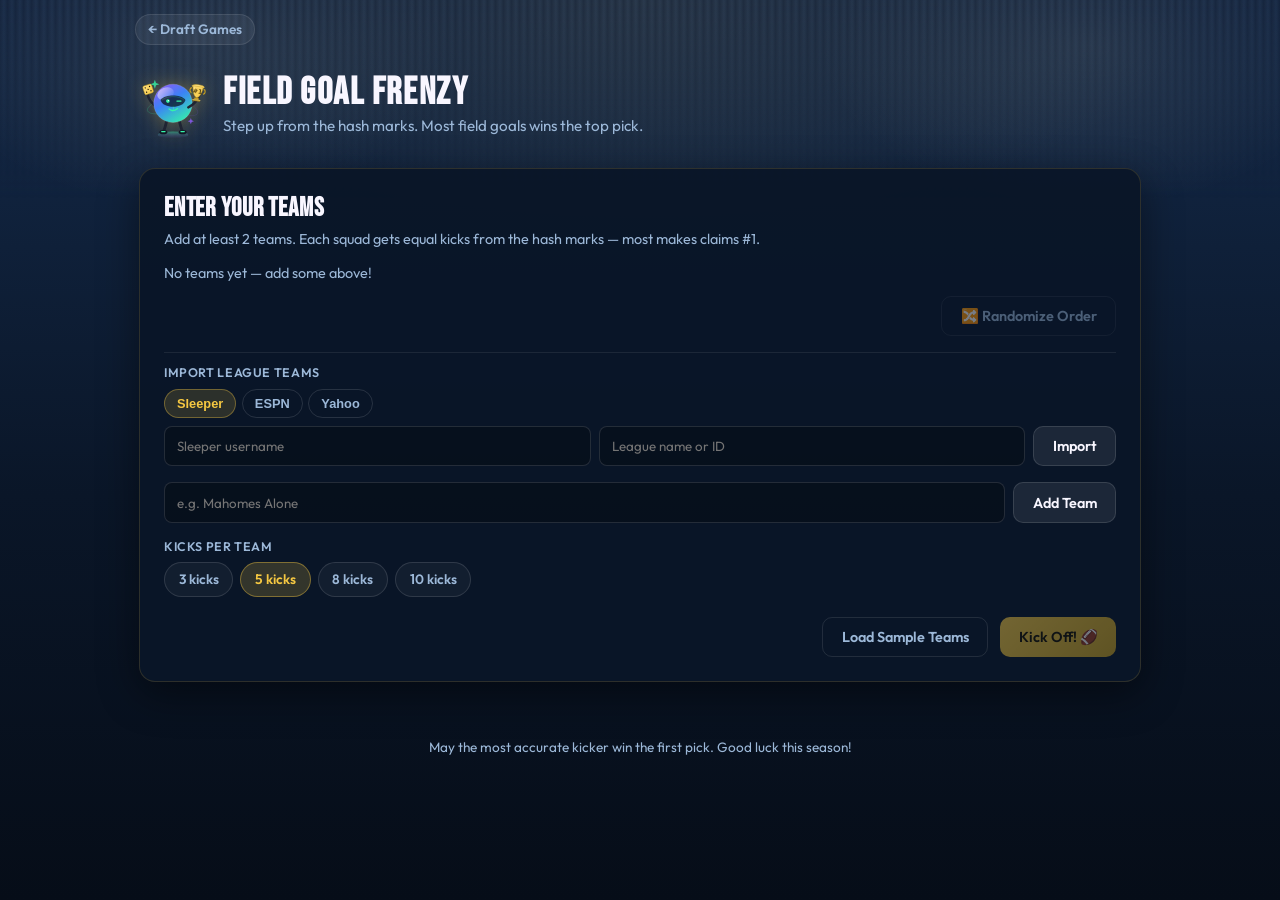
<file: games/field-goal-frenzy/index.html>
<!DOCTYPE html>
<html lang="en">
<head>
  <meta charset="UTF-8">
  <meta name="viewport" content="width=device-width, initial-scale=1.0">
  <meta name="theme-color" content="#05070d">
  <link rel="icon" href="/assets/favicon.svg" type="image/svg+xml">
  <link rel="icon" href="/assets/favicon-48.png" type="image/png" sizes="48x48">
  <link rel="shortcut icon" href="/favicon.ico">
  <link rel="apple-touch-icon" href="/assets/apple-touch-icon.png">
  <title>Field Goal Frenzy — Draft Games</title>
  <meta name="description" content="Step up and kick from the hash marks. Most field goals wins the top pick — built for football leagues.">
  <link rel="canonical" href="https://draftgames.net/games/field-goal-frenzy/">
  <meta property="og:type" content="website">
  <meta property="og:site_name" content="Draft Games">
  <meta property="og:title" content="Field Goal Frenzy — Draft Games">
  <meta property="og:description" content="Most field goals wins the #1 pick. Built for football fantasy leagues.">
  <meta property="og:url" content="https://draftgames.net/games/field-goal-frenzy/">
  <meta property="og:image" content="https://draftgames.net/assets/og-image.png">
  <meta property="og:image:width" content="1200">
  <meta property="og:image:height" content="630">
  <meta property="og:image:type" content="image/png">
  <meta name="twitter:card" content="summary_large_image">
  <meta name="twitter:title" content="Field Goal Frenzy — Draft Games">
  <meta name="twitter:description" content="Kick field goals to settle your draft order.">
  <meta name="twitter:image" content="https://draftgames.net/assets/og-image.png">
  <link rel="preconnect" href="https://fonts.googleapis.com">
  <link rel="preconnect" href="https://fonts.gstatic.com" crossorigin>
  <link href="https://fonts.googleapis.com/css2?family=Bebas+Neue&family=Outfit:wght@400;500;600;700&display=swap" rel="stylesheet">
  <link rel="stylesheet" href="styles.css">
  <!-- Google tag (gtag.js) -->
  <script async src="https://www.googletagmanager.com/gtag/js?id=G-K9R4C1F01J"></script>
  <script>
    window.dataLayer = window.dataLayer || [];
    function gtag(){dataLayer.push(arguments);}
    gtag('js', new Date());
    gtag('config', 'G-K9R4C1F01J');
  </script>
</head>
<body>
  <nav class="site-nav">
    <a href="../../index.html" class="site-nav-link">← Draft Games</a>
  </nav>

  <div class="stadium-bg" aria-hidden="true">
    <div class="stadium-lights"></div>
    <div class="stadium-crowd"></div>
  </div>

  <header class="header">
    <div class="logo logo--mascot" aria-hidden="true">
      <img src="../../assets/draft-games-mascot.svg?v=6" alt="" width="64" height="75">
    </div>
    <div>
      <h1>Field Goal Frenzy</h1>
      <p class="tagline">Step up from the hash marks. Most field goals wins the top pick.</p>
    </div>
  </header>

  <main class="container">
    <section id="setup-panel" class="panel">
      <h2>Enter Your Teams</h2>
      <p class="hint">Add at least 2 teams. Each squad gets equal kicks from the hash marks — most makes claims #1.</p>

      <div id="team-list" class="team-list"></div>

      <div class="team-list-actions">
        <button type="button" id="randomize-order-btn" class="btn btn-ghost" disabled>🔀 Randomize Order</button>
      </div>

      <div class="import-section">
        <span class="import-label">Import League Teams</span>
        <div class="import-tabs" role="tablist">
          <button type="button" class="import-tab active" data-platform="sleeper">Sleeper</button>
          <button type="button" class="import-tab" data-platform="espn">ESPN</button>
          <button type="button" class="import-tab" data-platform="yahoo">Yahoo</button>
        </div>
        <div class="import-panel active" data-platform-panel="sleeper">
          <div class="import-row">
            <input type="text" id="sleeper-username" placeholder="Sleeper username" autocomplete="off">
            <input type="text" id="sleeper-league" placeholder="League name or ID" autocomplete="off">
            <button type="button" id="sleeper-import-btn" class="btn btn-secondary">Import</button>
          </div>
        </div>
        <div class="import-panel" data-platform-panel="espn">
          <div class="import-row">
            <input type="text" id="espn-league" placeholder="ESPN league ID or URL" autocomplete="off">
            <input type="text" id="espn-season" placeholder="Season (optional)" autocomplete="off">
            <button type="button" id="espn-import-btn" class="btn btn-secondary">Import</button>
          </div>
        </div>
        <div class="import-panel" data-platform-panel="yahoo">
          <textarea id="yahoo-teams" rows="3" placeholder="Paste Yahoo team names, one per line"></textarea>
          <button type="button" id="yahoo-import-btn" class="btn btn-secondary">Import Yahoo Teams</button>
        </div>
      </div>

      <div class="add-team-row">
        <input type="text" id="team-input" placeholder="e.g. Mahomes Alone" maxlength="40" autocomplete="off">
        <button type="button" id="add-team-btn" class="btn btn-secondary">Add Team</button>
      </div>

      <div class="option-section">
        <label class="option-label">Kicks Per Team</label>
        <div class="option-buttons" role="radiogroup" aria-label="Kicks per team">
          <button type="button" class="option-btn" data-kicks="3">3 kicks</button>
          <button type="button" class="option-btn active" data-kicks="5">5 kicks</button>
          <button type="button" class="option-btn" data-kicks="8">8 kicks</button>
          <button type="button" class="option-btn" data-kicks="10">10 kicks</button>
        </div>
      </div>

      <div class="setup-actions">
        <button type="button" id="sample-teams-btn" class="btn btn-ghost">Load Sample Teams</button>
        <button type="button" id="start-game-btn" class="btn btn-primary" disabled>Kick Off! 🏈</button>
      </div>
    </section>

    <section id="game-panel" class="panel hidden">
      <div class="game-header">
        <div class="game-header-top">
          <h2>From the Hash Marks</h2>
          <div id="kick-counter" class="kick-counter">Kick 1 of 10</div>
        </div>
        <p id="game-status" class="game-status">Teams are lining up at the goal posts...</p>
      </div>

      <div class="field-layout">
        <div class="field-main">
          <div id="field-scene" class="field-scene">
            <svg class="goal-posts" viewBox="0 0 200 120" aria-hidden="true">
              <rect x="92" y="40" width="16" height="70" fill="#e8c840" rx="2"/>
              <rect x="40" y="32" width="120" height="10" fill="#e8c840" rx="2"/>
              <rect x="40" y="8" width="10" height="34" fill="#e8c840" rx="2"/>
              <rect x="150" y="8" width="10" height="34" fill="#e8c840" rx="2"/>
            </svg>
            <div id="kick-announce" class="kick-announce hidden" aria-live="polite"></div>
            <div id="flight-ball" class="flight-ball hidden" aria-hidden="true"></div>
            <div id="kicker-lanes" class="kicker-lanes"></div>
          </div>
        </div>

        <aside class="standings-sidebar">
          <h3>Live Standings</h3>
          <ol id="live-standings" class="live-standings"></ol>
        </aside>
      </div>
    </section>

    <section id="results-panel" class="panel hidden">
      <h2>🏆 Final Draft Order</h2>
      <p class="hint">Most field goals made. Tie-breaker: fewer misses, then kick order.</p>
      <ol id="draft-order" class="draft-order"></ol>
      <div class="results-actions">
        <button type="button" id="copy-order-btn" class="btn btn-secondary">Copy Draft Order</button>
        <button type="button" id="play-again-btn" class="btn btn-primary">Kick Again</button>
      </div>
    </section>
  </main>

  <footer class="footer">
    <p>May the most accurate kicker win the first pick. Good luck this season!</p>
  </footer>

  <div id="toast" class="toast hidden"></div>

  <script src="sprites.js"></script>
  <script src="sleeper.js"></script>
  <script src="espn.js"></script>
  <script src="yahoo.js"></script>
  <script src="app.js"></script>
</body>
</html>
</file>
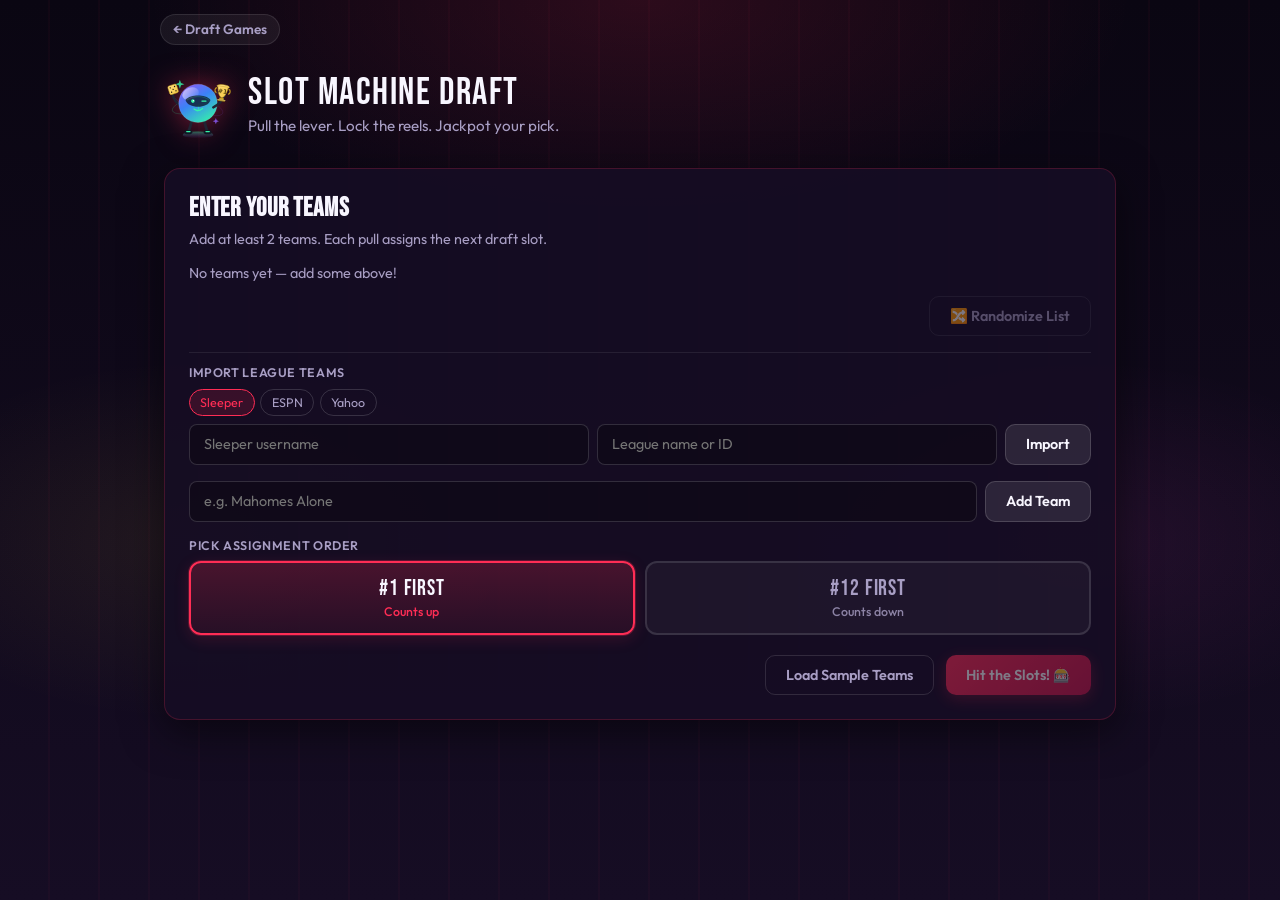
<file: games/slot-machine-draft/index.html>
<!DOCTYPE html>
<html lang="en">
<head>
  <meta charset="UTF-8">
  <meta name="viewport" content="width=device-width, initial-scale=1.0">
  <meta name="theme-color" content="#05070d">
  <link rel="icon" href="/assets/favicon.svg" type="image/svg+xml">
  <link rel="icon" href="/assets/favicon-48.png" type="image/png" sizes="48x48">
  <link rel="shortcut icon" href="/favicon.ico">
  <link rel="apple-touch-icon" href="/assets/apple-touch-icon.png">
  <title>Slot Machine Draft — Draft Games</title>
  <meta name="description" content="Pull the lever and watch the reels lock in your draft order. High stakes, zero skill, maximum chaos.">
  <link rel="canonical" href="https://draftgames.net/games/slot-machine-draft/">
  <meta property="og:type" content="website">
  <meta property="og:site_name" content="Draft Games">
  <meta property="og:title" content="Slot Machine Draft — Draft Games">
  <meta property="og:description" content="Pull the lever and lock in your draft order. One jackpot per pick.">
  <meta property="og:url" content="https://draftgames.net/games/slot-machine-draft/">
  <meta property="og:image" content="https://draftgames.net/assets/og-image.png">
  <meta property="og:image:width" content="1200">
  <meta property="og:image:height" content="630">
  <meta property="og:image:type" content="image/png">
  <meta name="twitter:card" content="summary_large_image">
  <meta name="twitter:title" content="Slot Machine Draft — Draft Games">
  <meta name="twitter:description" content="Slot machine reels decide your draft order.">
  <meta name="twitter:image" content="https://draftgames.net/assets/og-image.png">
  <link rel="preconnect" href="https://fonts.googleapis.com">
  <link rel="preconnect" href="https://fonts.gstatic.com" crossorigin>
  <link href="https://fonts.googleapis.com/css2?family=Bebas+Neue&family=Outfit:wght@400;500;600;700&display=swap" rel="stylesheet">
  <link rel="stylesheet" href="styles.css">
  <!-- Google tag (gtag.js) -->
  <script async src="https://www.googletagmanager.com/gtag/js?id=G-K9R4C1F01J"></script>
  <script>
    window.dataLayer = window.dataLayer || [];
    function gtag(){dataLayer.push(arguments);}
    gtag('js', new Date());
    gtag('config', 'G-K9R4C1F01J');
  </script>
</head>
<body>
  <nav class="site-nav">
    <a href="../../index.html" class="site-nav-link">← Draft Games</a>
  </nav>

  <div class="casino-bg" aria-hidden="true">
    <div class="neon-lights"></div>
  </div>

  <header class="header">
    <div class="logo logo--mascot" aria-hidden="true">
      <img src="../../assets/draft-games-mascot.svg?v=6" alt="" width="64" height="75">
    </div>
    <div>
      <h1>Slot Machine Draft</h1>
      <p class="tagline">Pull the lever. Lock the reels. Jackpot your pick.</p>
    </div>
  </header>

  <main class="container">
    <section id="setup-panel" class="panel">
      <h2>Enter Your Teams</h2>
      <p class="hint" id="setup-hint">Add at least 2 teams. Each pull assigns the next draft slot.</p>

      <div id="team-list" class="team-list"></div>

      <div class="team-list-actions">
        <button type="button" id="randomize-order-btn" class="btn btn-ghost" disabled>🔀 Randomize List</button>
      </div>

      <div class="import-section">
        <label class="import-label">Import League Teams</label>
        <div class="import-tabs" role="tablist">
          <button type="button" class="import-tab active" data-platform="sleeper">Sleeper</button>
          <button type="button" class="import-tab" data-platform="espn">ESPN</button>
          <button type="button" class="import-tab" data-platform="yahoo">Yahoo</button>
        </div>
        <div class="import-panel active" data-platform-panel="sleeper">
          <div class="import-row">
            <input type="text" id="sleeper-username" placeholder="Sleeper username" autocomplete="off">
            <input type="text" id="sleeper-league" placeholder="League name or ID" autocomplete="off">
            <button type="button" id="sleeper-import-btn" class="btn btn-secondary">Import</button>
          </div>
        </div>
        <div class="import-panel" data-platform-panel="espn">
          <div class="import-row">
            <input type="text" id="espn-league" placeholder="ESPN league ID or URL" autocomplete="off">
            <input type="text" id="espn-season" placeholder="Season (optional)" autocomplete="off">
            <button type="button" id="espn-import-btn" class="btn btn-secondary">Import</button>
          </div>
        </div>
        <div class="import-panel" data-platform-panel="yahoo">
          <textarea id="yahoo-teams" rows="3" placeholder="Paste Yahoo team names, one per line"></textarea>
          <button type="button" id="yahoo-import-btn" class="btn btn-secondary">Import Yahoo Teams</button>
        </div>
      </div>

      <div class="add-team-row">
        <input type="text" id="team-input" placeholder="e.g. Mahomes Alone" maxlength="40" autocomplete="off">
        <button type="button" id="add-team-btn" class="btn btn-secondary">Add Team</button>
      </div>

      <div class="pick-direction-section">
        <span class="pick-direction-label">Pick Assignment Order</span>
        <div id="pick-direction-options" class="pick-direction-options" role="group" aria-label="Pick assignment order">
          <button type="button" class="pick-dir-btn active" data-direction="asc" id="pick-asc-btn" aria-pressed="true">
            <span class="pick-dir-title">#1 First</span>
            <span class="pick-dir-range" id="pick-asc-range">Counts up</span>
          </button>
          <button type="button" class="pick-dir-btn" data-direction="desc" id="pick-desc-btn" aria-pressed="false">
            <span class="pick-dir-title" id="pick-desc-title">Last Pick First</span>
            <span class="pick-dir-range" id="pick-desc-range">Counts down</span>
          </button>
        </div>
      </div>

      <div class="setup-actions">
        <button type="button" id="sample-teams-btn" class="btn btn-ghost">Load Sample Teams</button>
        <button type="button" id="start-slots-btn" class="btn btn-primary" disabled>Hit the Slots! 🎰</button>
      </div>
    </section>

    <section id="slots-panel" class="panel hidden">
      <div class="slots-layout">
        <div class="slots-stage">
          <p id="pull-prompt" class="pull-prompt">Pulling for pick <strong>#1</strong></p>

          <div id="slot-machine" class="slot-machine">
            <div class="slot-marquee">
              <span class="marquee-text">★ DRAFT ORDER SLOTS ★</span>
            </div>
            <div class="slot-frame">
              <div class="reels-row">
                <div class="reel-window">
                  <div id="reel-0" class="reel-strip"></div>
                </div>
                <div class="reel-window">
                  <div id="reel-1" class="reel-strip"></div>
                </div>
                <div class="reel-window">
                  <div id="reel-2" class="reel-strip"></div>
                </div>
              </div>
              <div class="payline" aria-hidden="true"></div>
            </div>
            <div class="slot-lights" aria-hidden="true">
              <span></span><span></span><span></span><span></span><span></span>
            </div>
          </div>

          <div class="lever-area">
            <div id="slot-lever" class="slot-lever" aria-hidden="true">
              <div class="lever-knob"></div>
              <div class="lever-arm"></div>
              <div class="lever-base"></div>
            </div>
            <button type="button" id="pull-btn" class="btn btn-pull">PULL LEVER</button>
          </div>

          <p id="jackpot-banner" class="jackpot-banner hidden">JACKPOT!</p>
          <p id="winner-callout" class="winner-callout hidden"></p>
        </div>

        <aside class="draft-sidebar">
          <h3>Draft Order</h3>
          <ol id="live-draft-order" class="live-draft-order"></ol>
          <p id="picks-remaining" class="picks-remaining"></p>
        </aside>
      </div>
    </section>

    <section id="results-panel" class="panel hidden">
      <h2>🏆 Final Draft Order</h2>
      <ol id="final-draft-order" class="final-draft-order"></ol>
      <div class="results-actions">
        <button type="button" id="copy-order-btn" class="btn btn-secondary">Copy Draft Order</button>
        <button type="button" id="play-again-btn" class="btn btn-primary">Play Again</button>
      </div>
    </section>
  </main>

  <div id="toast" class="toast hidden"></div>

  <script src="sleeper.js"></script>
  <script src="espn.js"></script>
  <script src="yahoo.js"></script>
  <script src="app.js"></script>
</body>
</html>
</file>
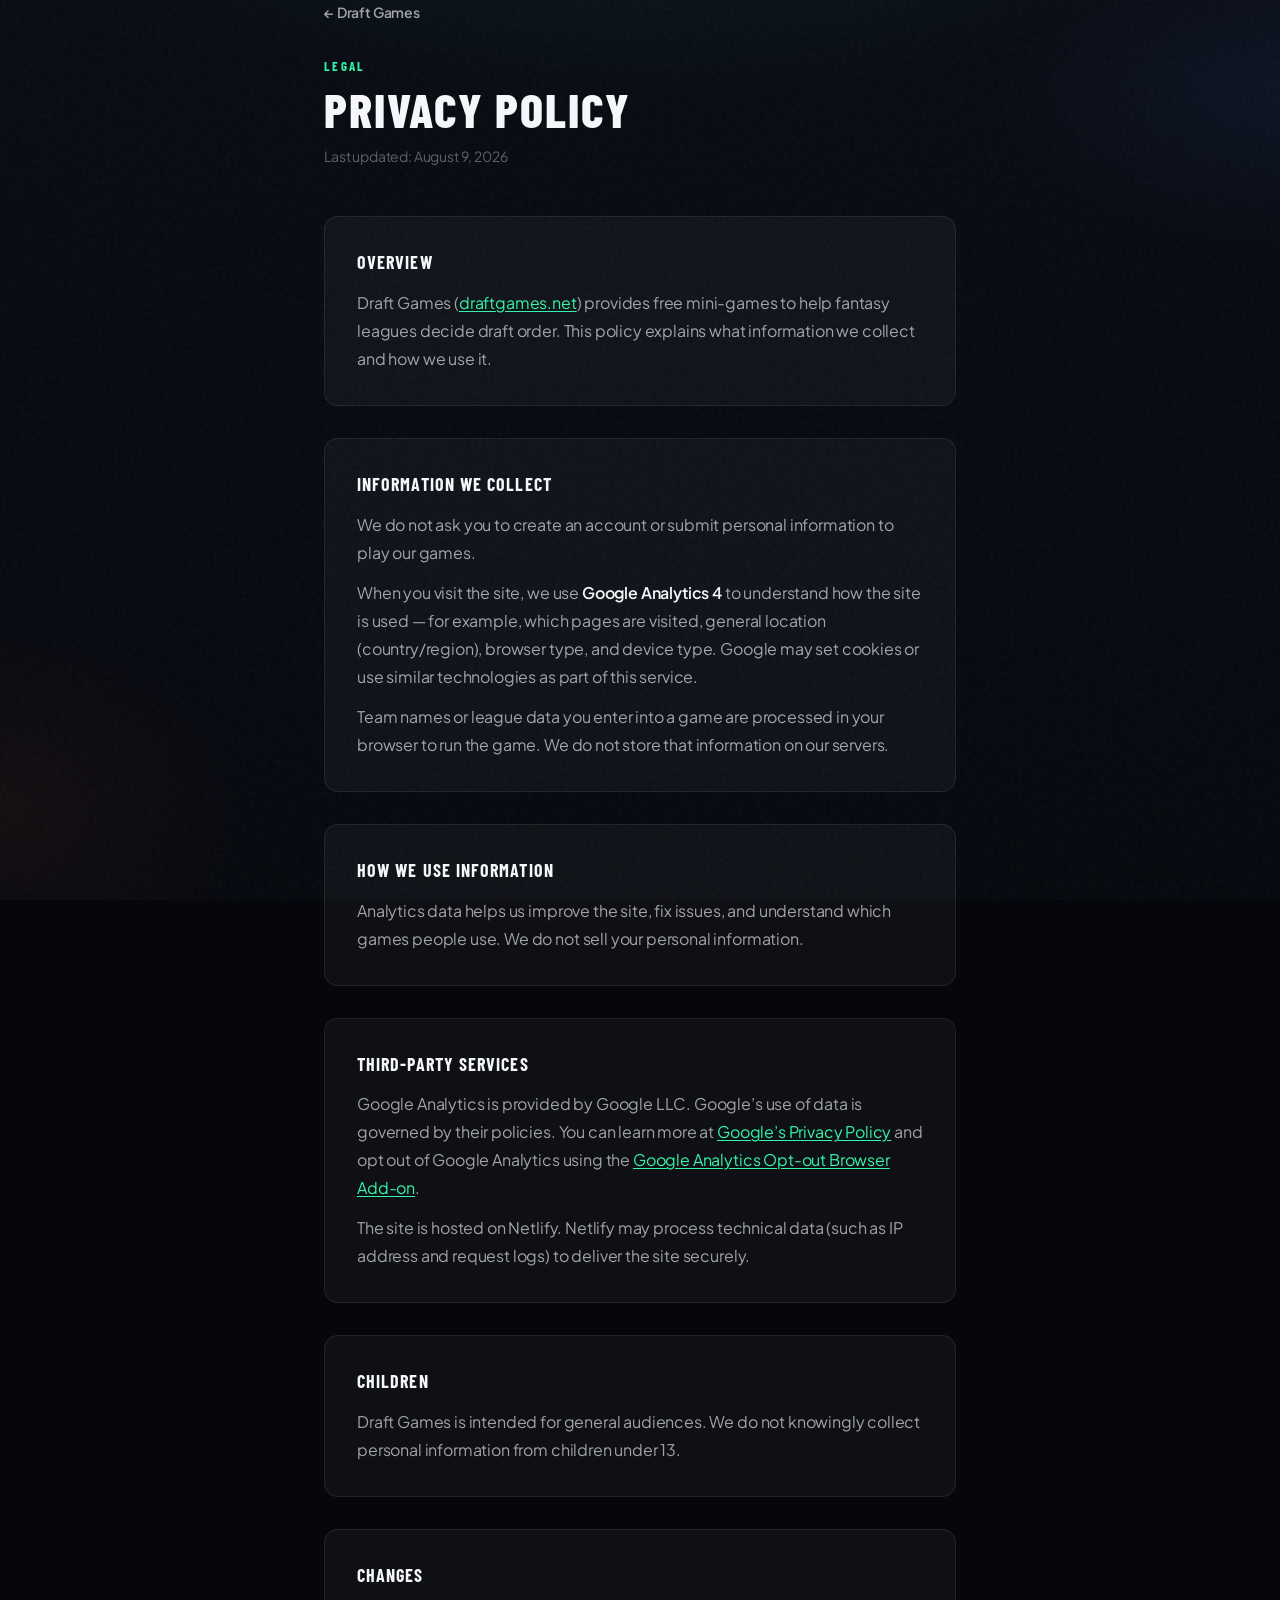
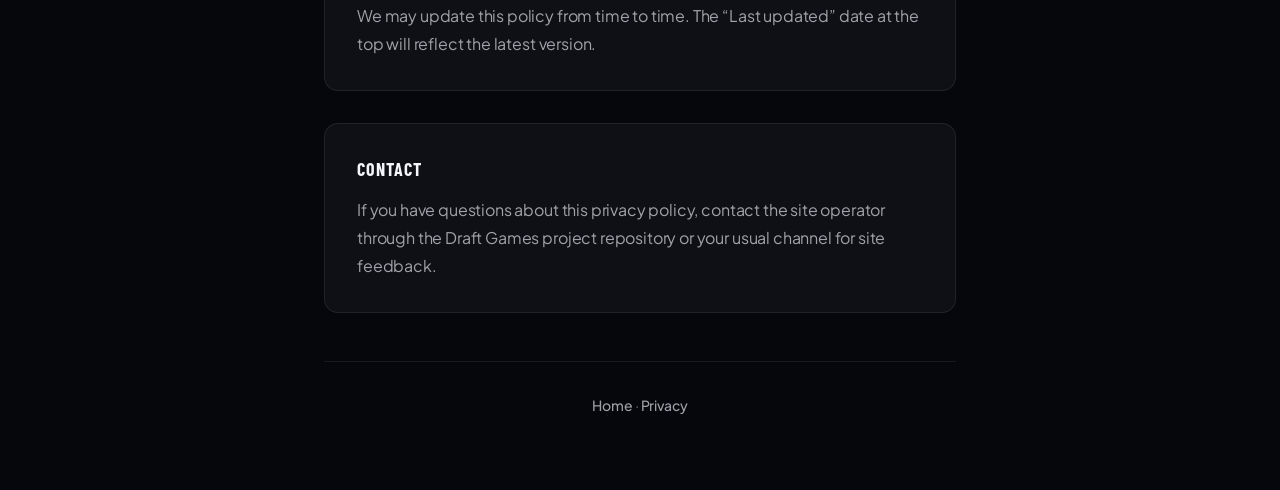
<file: privacy.html>
<!DOCTYPE html>
<html lang="en">
<head>
  <meta charset="UTF-8">
  <meta name="viewport" content="width=device-width, initial-scale=1.0">
  <meta name="theme-color" content="#05070d">
  <link rel="icon" href="/assets/favicon.svg" type="image/svg+xml">
  <link rel="icon" href="/assets/favicon-48.png" type="image/png" sizes="48x48">
  <link rel="shortcut icon" href="/favicon.ico">
  <link rel="apple-touch-icon" href="/assets/apple-touch-icon.png">
  <title>Privacy Policy — Draft Games</title>
  <meta name="description" content="Privacy policy for Draft Games (draftgames.net), including how we use Google Analytics.">
  <link rel="canonical" href="https://draftgames.net/privacy.html">
  <meta name="robots" content="index, follow">
  <link rel="preconnect" href="https://fonts.googleapis.com">
  <link rel="preconnect" href="https://fonts.gstatic.com" crossorigin>
  <link href="https://fonts.googleapis.com/css2?family=Barlow+Condensed:wght@600;700;800&family=Plus+Jakarta+Sans:ital,wght@0,400;0,500;0,600;0,700;1,400&display=swap" rel="stylesheet">
  <link rel="stylesheet" href="hub.css">
  <!-- Google tag (gtag.js) -->
  <script async src="https://www.googletagmanager.com/gtag/js?id=G-K9R4C1F01J"></script>
  <script>
    window.dataLayer = window.dataLayer || [];
    function gtag(){dataLayer.push(arguments);}
    gtag('js', new Date());
    gtag('config', 'G-K9R4C1F01J');
  </script>
</head>
<body>
  <div class="page-bg" aria-hidden="true">
    <div class="page-bg__mesh"></div>
    <div class="page-bg__noise"></div>
  </div>

  <div class="hub-shell hub-shell--legal">
    <header class="legal-header">
      <a href="/" class="legal-back">← Draft Games</a>
      <p class="legal-eyebrow">Legal</p>
      <h1 class="legal-title">Privacy Policy</h1>
      <p class="legal-updated">Last updated: August 9, 2026</p>
    </header>

    <main class="legal-content">
      <section>
        <h2>Overview</h2>
        <p>Draft Games (<a href="https://draftgames.net/">draftgames.net</a>) provides free mini-games to help fantasy leagues decide draft order. This policy explains what information we collect and how we use it.</p>
      </section>

      <section>
        <h2>Information we collect</h2>
        <p>We do not ask you to create an account or submit personal information to play our games.</p>
        <p>When you visit the site, we use <strong>Google Analytics 4</strong> to understand how the site is used — for example, which pages are visited, general location (country/region), browser type, and device type. Google may set cookies or use similar technologies as part of this service.</p>
        <p>Team names or league data you enter into a game are processed in your browser to run the game. We do not store that information on our servers.</p>
      </section>

      <section>
        <h2>How we use information</h2>
        <p>Analytics data helps us improve the site, fix issues, and understand which games people use. We do not sell your personal information.</p>
      </section>

      <section>
        <h2>Third-party services</h2>
        <p>Google Analytics is provided by Google LLC. Google’s use of data is governed by their policies. You can learn more at <a href="https://policies.google.com/privacy" rel="noopener noreferrer">Google’s Privacy Policy</a> and opt out of Google Analytics using the <a href="https://tools.google.com/dlpage/gaoptout" rel="noopener noreferrer">Google Analytics Opt-out Browser Add-on</a>.</p>
        <p>The site is hosted on Netlify. Netlify may process technical data (such as IP address and request logs) to deliver the site securely.</p>
      </section>

      <section>
        <h2>Children</h2>
        <p>Draft Games is intended for general audiences. We do not knowingly collect personal information from children under 13.</p>
      </section>

      <section>
        <h2>Changes</h2>
        <p>We may update this policy from time to time. The “Last updated” date at the top will reflect the latest version.</p>
      </section>

      <section>
        <h2>Contact</h2>
        <p>If you have questions about this privacy policy, contact the site operator through the Draft Games project repository or your usual channel for site feedback.</p>
      </section>
    </main>

    <footer class="hub-footer">
      <p class="hub-footer__links"><a href="/">Home</a><span aria-hidden="true"> · </span><a href="/privacy.html">Privacy</a></p>
    </footer>
  </div>
</body>
</html>
</file>
<file: hub.css>
:root {
  --bg: #05070d;
  --bg-elevated: #0a0e18;
  --surface: rgba(255, 255, 255, 0.04);
  --surface-hover: rgba(255, 255, 255, 0.07);
  --border: rgba(255, 255, 255, 0.08);
  --border-strong: rgba(255, 255, 255, 0.16);
  --text: #f4f6fa;
  --text-muted: rgba(244, 246, 250, 0.64);
  --text-dim: rgba(244, 246, 250, 0.36);
  --accent: #34f5a8;
  --accent-dim: rgba(52, 245, 168, 0.12);
  --radius-xl: 24px;
  --radius: 20px;
  --radius-md: 14px;
  --radius-sm: 10px;
  --shadow-sm: 0 2px 16px rgba(0, 0, 0, 0.28);
  --shadow-md: 0 12px 40px rgba(0, 0, 0, 0.38);
  --shadow-lg: 0 28px 72px rgba(0, 0, 0, 0.52);
  --font-display: 'Barlow Condensed', system-ui, sans-serif;
  --font-body: 'Plus Jakarta Sans', system-ui, sans-serif;
  --ease-out: cubic-bezier(0.22, 1, 0.36, 1);
  --ease-spring: cubic-bezier(0.34, 1.45, 0.64, 1);
  --space-xs: 0.5rem;
  --space-sm: 0.75rem;
  --space-md: 1.25rem;
  --space-lg: 2rem;
  --space-xl: 3rem;
  --space-2xl: 4.5rem;
}

*,
*::before,
*::after {
  box-sizing: border-box;
  margin: 0;
  padding: 0;
}

html {
  scroll-behavior: smooth;
}

body {
  font-family: var(--font-body);
  font-size: 16px;
  line-height: 1.55;
  letter-spacing: -0.01em;
  color: var(--text);
  min-height: 100vh;
  overflow-x: hidden;
  background: var(--bg);
  -webkit-font-smoothing: antialiased;
  -moz-osx-font-smoothing: grayscale;
}

/* ── Background ── */
.page-bg {
  position: fixed;
  inset: 0;
  z-index: 0;
  pointer-events: none;
  overflow: hidden;
}

.page-bg__mesh {
  position: absolute;
  inset: 0;
  background:
    radial-gradient(ellipse 100% 70% at 50% -25%, rgba(52, 245, 168, 0.11) 0%, transparent 52%),
    radial-gradient(ellipse 45% 35% at 100% 10%, rgba(72, 130, 255, 0.07) 0%, transparent 50%),
    radial-gradient(ellipse 40% 45% at 0% 90%, rgba(255, 100, 50, 0.05) 0%, transparent 48%),
    linear-gradient(180deg, #070a12 0%, var(--bg) 100%);
}

.page-bg__noise {
  position: absolute;
  inset: 0;
  opacity: 0.04;
  background-image: url("data:image/svg+xml,%3Csvg viewBox='0 0 256 256' xmlns='http://www.w3.org/2000/svg'%3E%3Cfilter id='n'%3E%3CfeTurbulence type='fractalNoise' baseFrequency='0.85' numOctaves='4' stitchTiles='stitch'/%3E%3C/filter%3E%3Crect width='100%25' height='100%25' filter='url(%23n)'/%3E%3C/svg%3E");
}

.page-bg__beam {
  position: absolute;
  width: 2px;
  height: 150%;
  top: -25%;
  background: linear-gradient(180deg, transparent, rgba(52, 245, 168, 0.14), transparent);
  opacity: 0.4;
  animation: beamDrift 14s ease-in-out infinite;
}

.page-bg__beam--1 { left: 12%; transform: rotate(14deg); }
.page-bg__beam--2 { right: 18%; transform: rotate(-10deg); animation-delay: -7s; }

@keyframes beamDrift {
  0%, 100% { opacity: 0.2; transform: rotate(14deg) translateY(0); }
  50% { opacity: 0.55; transform: rotate(14deg) translateY(12px); }
}

.page-bg__beam--2 {
  animation-name: beamDriftAlt;
}

@keyframes beamDriftAlt {
  0%, 100% { opacity: 0.2; transform: rotate(-10deg) translateY(0); }
  50% { opacity: 0.5; transform: rotate(-10deg) translateY(-10px); }
}

/* ── Shell ── */
.hub-shell {
  position: relative;
  z-index: 1;
  max-width: 1160px;
  margin: 0 auto;
  padding: 0 clamp(1.25rem, 4vw, 2.75rem) var(--space-2xl);
}

/* ── Hero ── */
.hub-hero {
  display: grid;
  gap: var(--space-lg);
  align-items: center;
  padding: clamp(2.75rem, 7vw, 5.5rem) 0 clamp(2.25rem, 5vw, 3.5rem);
  text-align: center;
  animation: fadeUp 0.8s var(--ease-out) both;
}

.hub-hero__visual {
  display: flex;
  justify-content: center;
  position: relative;
}

.hub-hero__visual::before {
  content: '';
  position: absolute;
  width: 220px;
  height: 220px;
  top: 50%;
  left: 50%;
  transform: translate(-50%, -50%);
  background: radial-gradient(circle, rgba(52, 245, 168, 0.12) 0%, transparent 70%);
  filter: blur(24px);
  animation: heroGlow 6s ease-in-out infinite;
}

@keyframes heroGlow {
  0%, 100% { opacity: 0.6; transform: translate(-50%, -50%) scale(1); }
  50% { opacity: 1; transform: translate(-50%, -50%) scale(1.08); }
}

.hub-hero__content {
  display: flex;
  flex-direction: column;
  align-items: center;
  gap: 0;
}

.hub-hero__label {
  font-size: 0.7rem;
  font-weight: 700;
  letter-spacing: 0.16em;
  text-transform: uppercase;
  color: var(--accent);
  margin-bottom: var(--space-sm);
  animation: fadeUp 0.8s var(--ease-out) 0.06s both;
}

.hub-mascot {
  position: relative;
  z-index: 1;
  width: min(100%, 240px);
  aspect-ratio: 6 / 7.5;
  display: grid;
  place-items: center;
  animation: mascotFloat 5.5s ease-in-out infinite;
}

.hub-mascot__orbit {
  position: absolute;
  inset: 2% 4% 14%;
  animation: orbitSpin 22s linear infinite;
}

.hub-mascot__planet {
  position: absolute;
  display: grid;
  place-items: center;
  width: 28px;
  height: 28px;
  border-radius: 50%;
  background: rgba(10, 14, 24, 0.92);
  border: 1px solid var(--border-strong);
  box-shadow: var(--shadow-sm);
}

.hub-mascot__planet svg {
  width: 18px;
  height: 18px;
  display: block;
  animation: orbitSpin 22s linear infinite reverse;
}

.hub-mascot__planet--football {
  top: 4%;
  left: 50%;
  transform: translateX(-50%);
  border-color: rgba(255, 140, 80, 0.45);
}

.hub-mascot__planet--basketball {
  top: 50%;
  right: 0;
  transform: translateY(-50%);
  border-color: rgba(255, 160, 60, 0.45);
}

.hub-mascot__planet--baseball {
  bottom: 2%;
  left: 50%;
  transform: translateX(-50%);
  border-color: rgba(255, 100, 100, 0.45);
}

.hub-mascot__planet--hockey {
  top: 50%;
  left: 0;
  transform: translateY(-50%);
  border-color: rgba(80, 180, 255, 0.45);
}

.hub-mascot__planet--hockey svg {
  width: 20px;
  height: 20px;
}

@keyframes orbitSpin {
  from { transform: rotate(0deg); }
  to { transform: rotate(360deg); }
}

.hub-mascot__ring {
  position: absolute;
  inset: 10% 12% 18%;
  border-radius: 50%;
  border: 1px dashed rgba(124, 108, 255, 0.32);
  background:
    radial-gradient(circle, rgba(52, 245, 168, 0.12) 0%, transparent 55%),
    radial-gradient(circle, rgba(124, 108, 255, 0.1) 0%, transparent 70%);
  animation: mascotRing 6s ease-in-out infinite;
}

.hub-mascot__frame {
  position: relative;
  width: 68%;
  filter: drop-shadow(0 18px 36px rgba(0, 0, 0, 0.45));
  animation: mascotPulse 4s ease-in-out infinite;
}

.hub-mascot__img {
  display: block;
  width: 100%;
  height: auto;
}

.hub-mascot__name {
  position: absolute;
  bottom: 0;
  left: 50%;
  transform: translateX(-50%);
  font-family: var(--font-display);
  font-size: 1.35rem;
  font-weight: 800;
  letter-spacing: 0.14em;
  text-transform: uppercase;
  color: rgba(244, 246, 250, 0.88);
  text-shadow: 0 0 24px rgba(52, 245, 168, 0.35);
  animation: fadeUp 0.8s var(--ease-out) 0.35s both;
}

.hub-mascot__spark--3 {
  top: 42%;
  left: 14%;
  width: 5px;
  height: 5px;
  animation-delay: 2.2s;
}

.hub-hero__pitch {
  font-family: var(--font-display);
  font-size: clamp(1.35rem, 3.5vw, 1.85rem);
  font-weight: 600;
  letter-spacing: 0.02em;
  line-height: 1.15;
  color: var(--text);
  margin-top: var(--space-md);
  max-width: 420px;
  animation: fadeUp 0.8s var(--ease-out) 0.16s both;
}

.hub-hero__pitch em {
  font-style: normal;
  color: var(--accent);
}

.hub-mascot__spark {
  position: absolute;
  width: 8px;
  height: 8px;
  border-radius: 50%;
  background: var(--accent);
  box-shadow: 0 0 16px rgba(52, 245, 168, 0.65);
  opacity: 0.75;
  animation: mascotSpark 3.2s ease-in-out infinite;
}

.hub-mascot__spark--1 {
  top: 16%;
  right: 10%;
  animation-delay: 0s;
}

.hub-mascot__spark--2 {
  bottom: 28%;
  left: 6%;
  width: 6px;
  height: 6px;
  background: #7c6cff;
  box-shadow: 0 0 16px rgba(124, 108, 255, 0.65);
  animation-delay: 1.4s;
}

@keyframes mascotFloat {
  0%, 100% { transform: translateY(0) rotate(-1deg); }
  50% { transform: translateY(-10px) rotate(1deg); }
}

@keyframes mascotPulse {
  0%, 100% { filter: drop-shadow(0 18px 36px rgba(0, 0, 0, 0.45)); }
  50% { filter: drop-shadow(0 18px 36px rgba(0, 0, 0, 0.45)) drop-shadow(0 0 20px rgba(52, 245, 168, 0.22)); }
}

@keyframes mascotRing {
  0%, 100% { transform: scale(1); opacity: 0.75; }
  50% { transform: scale(1.06); opacity: 1; }
}

@keyframes mascotSpark {
  0%, 100% { transform: scale(1); opacity: 0.45; }
  50% { transform: scale(1.35); opacity: 1; }
}

.hub-title {
  font-family: var(--font-display);
  font-size: clamp(3.5rem, 12vw, 6rem);
  font-weight: 800;
  line-height: 0.9;
  letter-spacing: 0.02em;
  text-transform: uppercase;
  background: linear-gradient(180deg, #ffffff 15%, rgba(255, 255, 255, 0.72) 100%);
  -webkit-background-clip: text;
  background-clip: text;
  color: transparent;
  animation: fadeUp 0.8s var(--ease-out) 0.1s both;
}

.hub-tagline {
  font-size: clamp(1.02rem, 2.4vw, 1.2rem);
  font-weight: 500;
  color: var(--text-muted);
  margin-top: var(--space-md);
  max-width: 460px;
  line-height: 1.6;
  letter-spacing: -0.015em;
  animation: fadeUp 0.8s var(--ease-out) 0.16s both;
}

/* ── How it works ── */
.hub-steps {
  margin-bottom: var(--space-xl);
  padding: var(--space-lg) clamp(1rem, 3vw, 1.75rem);
  border-radius: var(--radius);
  border: 1px solid var(--border);
  background: linear-gradient(135deg, var(--surface) 0%, rgba(255, 255, 255, 0.012) 100%);
  backdrop-filter: blur(16px);
  animation: fadeUp 0.8s var(--ease-out) 0.24s both;
}

.hub-steps__head {
  text-align: center;
  margin-bottom: var(--space-md);
}

.hub-steps__eyebrow {
  font-size: 0.65rem;
  font-weight: 700;
  letter-spacing: 0.14em;
  text-transform: uppercase;
  color: var(--accent);
  margin-bottom: 0.35rem;
}

.hub-steps__title {
  font-family: var(--font-display);
  font-size: clamp(1.25rem, 3vw, 1.55rem);
  font-weight: 700;
  letter-spacing: 0.04em;
  text-transform: uppercase;
  color: var(--text-muted);
}

.hub-steps__list {
  display: flex;
  flex-wrap: wrap;
  align-items: center;
  justify-content: center;
  gap: 0.65rem 0.5rem;
  list-style: none;
}

.hub-steps__item {
  display: flex;
  align-items: center;
  gap: 0.55rem;
  padding: 0.55rem 0.9rem;
  border-radius: 999px;
  border: 1px solid var(--border);
  background: rgba(10, 14, 24, 0.55);
}

.hub-steps__num {
  display: grid;
  place-items: center;
  width: 1.35rem;
  height: 1.35rem;
  border-radius: 50%;
  font-size: 0.68rem;
  font-weight: 800;
  color: #0a0e18;
  background: var(--accent);
  flex-shrink: 0;
}

.hub-steps__text {
  font-size: 0.82rem;
  font-weight: 600;
  letter-spacing: 0.01em;
  color: var(--text);
  white-space: nowrap;
}

.hub-steps__arrow {
  font-size: 0.85rem;
  font-weight: 700;
  color: var(--text-dim);
  padding: 0 0.15rem;
}

.sport-badges {
  display: flex;
  flex-wrap: wrap;
  justify-content: center;
  gap: 0.55rem;
  margin-top: var(--space-lg);
  list-style: none;
  animation: fadeUp 0.8s var(--ease-out) 0.22s both;
}

.sport-badge {
  font-size: 0.68rem;
  font-weight: 700;
  letter-spacing: 0.08em;
  text-transform: uppercase;
  padding: 0.45rem 0.95rem;
  border-radius: 999px;
  border: 1px solid var(--border);
  background: var(--surface);
  backdrop-filter: blur(12px);
  transition: transform 0.3s var(--ease-spring), border-color 0.25s ease, background 0.25s ease;
}

.sport-badge:hover {
  transform: translateY(-2px) scale(1.02);
}

.sport-badge--football { color: #ffb088; border-color: rgba(255, 140, 80, 0.25); background: rgba(255, 120, 60, 0.08); }
.sport-badge--basketball { color: #ffbc7a; border-color: rgba(255, 160, 60, 0.25); background: rgba(255, 140, 40, 0.08); }
.sport-badge--hockey { color: #8fd4ff; border-color: rgba(80, 180, 255, 0.25); background: rgba(60, 160, 255, 0.08); }
.sport-badge--baseball { color: #ff9a9a; border-color: rgba(255, 100, 100, 0.25); background: rgba(255, 80, 80, 0.08); }

@keyframes fadeUp {
  from { opacity: 0; transform: translateY(20px); }
  to { opacity: 1; transform: translateY(0); }
}

/* ── Main ── */
.hub-main {
  display: flex;
  flex-direction: column;
  gap: var(--space-2xl);
}

.hub-intro {
  position: relative;
  font-size: clamp(1rem, 2vw, 1.1rem);
  line-height: 1.75;
  font-weight: 500;
  color: var(--text-muted);
  max-width: 600px;
  margin: 0 auto;
  padding: var(--space-md) var(--space-lg);
  padding-left: calc(var(--space-lg) + 4px);
  border-radius: var(--radius-md);
  border: 1px solid var(--border);
  background: linear-gradient(135deg, var(--surface) 0%, rgba(255, 255, 255, 0.015) 100%);
  backdrop-filter: blur(20px);
  animation: fadeUp 0.8s var(--ease-out) 0.28s both;
  overflow: hidden;
}

.hub-intro::before {
  content: '';
  position: absolute;
  left: 0;
  top: 12%;
  bottom: 12%;
  width: 3px;
  border-radius: 999px;
  background: linear-gradient(180deg, var(--accent), rgba(52, 245, 168, 0.2));
}

/* ── Sections ── */
.hub-section {
  animation: fadeUp 0.8s var(--ease-out) both;
}

.hub-section--live { animation-delay: 0.32s; }
.hub-section--soon { animation-delay: 0.42s; }

.hub-section__head {
  display: flex;
  align-items: flex-end;
  justify-content: space-between;
  gap: var(--space-md);
  margin-bottom: var(--space-lg);
  padding-bottom: var(--space-md);
  border-bottom: 1px solid var(--border);
}

.hub-section__eyebrow {
  font-size: 0.65rem;
  font-weight: 700;
  letter-spacing: 0.14em;
  text-transform: uppercase;
  color: var(--text-dim);
  margin-bottom: 0.4rem;
}

.hub-section__title {
  font-family: var(--font-display);
  font-size: clamp(1.85rem, 4.5vw, 2.5rem);
  font-weight: 700;
  letter-spacing: 0.03em;
  text-transform: uppercase;
  line-height: 0.95;
}

.hub-section__count {
  font-size: 0.68rem;
  font-weight: 700;
  color: var(--text-dim);
  letter-spacing: 0.1em;
  text-transform: uppercase;
  padding: 0.45rem 0.85rem;
  border-radius: 999px;
  border: 1px solid var(--border);
  background: var(--surface);
  white-space: nowrap;
  flex-shrink: 0;
}

.hub-section__blurb {
  margin-top: 0.55rem;
  max-width: 420px;
  font-size: 0.92rem;
  line-height: 1.55;
  color: var(--text-muted);
}

/* ── Grids ── */
.game-grid {
  display: grid;
  gap: var(--space-md);
}

.game-grid--live {
  grid-template-columns: 1fr;
}

.game-grid--soon {
  grid-template-columns: repeat(auto-fill, minmax(280px, 1fr));
}

/* ── Premium game cards ── */
.game-card {
  --card-accent: var(--accent);
  --card-glow: rgba(52, 245, 168, 0.12);
  position: relative;
  display: flex;
  flex-direction: column;
  border-radius: var(--radius);
  border: 1px solid var(--border);
  background:
    linear-gradient(168deg, rgba(255, 255, 255, 0.055) 0%, rgba(255, 255, 255, 0.012) 48%, rgba(0, 0, 0, 0.12) 100%);
  backdrop-filter: blur(24px);
  text-decoration: none;
  color: var(--text);
  overflow: hidden;
  isolation: isolate;
  transition:
    transform 0.4s var(--ease-out),
    border-color 0.35s ease,
    box-shadow 0.4s ease;
  animation: cardReveal 0.7s var(--ease-out) both;
}

.game-grid--live .game-card:nth-child(1) { animation-delay: 0.38s; --card-accent: #5eead4; --card-glow: rgba(94, 234, 212, 0.16); }
.game-grid--live .game-card:nth-child(2) { animation-delay: 0.45s; --card-accent: #c084fc; --card-glow: rgba(192, 132, 252, 0.16); }
.game-grid--live .game-card:nth-child(3) { animation-delay: 0.52s; --card-accent: #fbbf24; --card-glow: rgba(251, 191, 36, 0.16); }
.game-grid--live .game-card:nth-child(4) { animation-delay: 0.59s; --card-accent: #fb7185; --card-glow: rgba(251, 113, 133, 0.16); }
.game-grid--live .game-card:nth-child(5) { animation-delay: 0.66s; --card-accent: #a3e635; --card-glow: rgba(163, 230, 53, 0.16); }

.game-grid--soon .game-card:nth-child(1) { animation-delay: 0.48s; }
.game-grid--soon .game-card:nth-child(2) { animation-delay: 0.55s; }
.game-grid--soon .game-card:nth-child(3) { animation-delay: 0.62s; }

@keyframes cardReveal {
  from { opacity: 0; transform: translateY(24px) scale(0.97); }
  to { opacity: 1; transform: translateY(0) scale(1); }
}

.game-card::before {
  content: '';
  position: absolute;
  top: 0;
  left: 0;
  right: 0;
  height: 2px;
  background: linear-gradient(90deg, transparent 5%, var(--card-accent) 50%, transparent 95%);
  opacity: 0.85;
  z-index: 3;
}

.game-card::after {
  content: '';
  position: absolute;
  left: 0;
  top: 0;
  bottom: 0;
  width: 3px;
  background: linear-gradient(180deg, var(--card-accent), transparent 80%);
  opacity: 0.55;
  z-index: 2;
  transition: opacity 0.35s ease, width 0.35s ease;
}

.game-card__shine {
  position: absolute;
  inset: 0;
  background:
    radial-gradient(circle at 85% 0%, var(--card-glow) 0%, transparent 45%),
    radial-gradient(circle at 0% 100%, rgba(255, 255, 255, 0.03) 0%, transparent 40%);
  opacity: 0.35;
  transition: opacity 0.45s ease;
  pointer-events: none;
  z-index: 0;
}

.game-card__header {
  display: flex;
  align-items: flex-start;
  justify-content: space-between;
  gap: var(--space-md);
  padding: var(--space-md) var(--space-md) 0;
  position: relative;
  z-index: 1;
}

.game-card__body {
  flex: 1;
  padding: var(--space-sm) var(--space-md) var(--space-md);
  position: relative;
  z-index: 1;
}

.game-card__footer {
  display: flex;
  align-items: center;
  justify-content: space-between;
  gap: var(--space-sm);
  padding: var(--space-sm) var(--space-md) var(--space-md);
  border-top: 1px solid var(--border);
  background: rgba(0, 0, 0, 0.2);
  position: relative;
  z-index: 1;
}

a.game-card:hover,
a.game-card:focus-visible {
  transform: translateY(-8px);
  border-color: color-mix(in srgb, var(--card-accent) 40%, var(--border));
  box-shadow:
    0 0 0 1px color-mix(in srgb, var(--card-accent) 22%, transparent),
    var(--shadow-lg),
    0 0 48px color-mix(in srgb, var(--card-accent) 14%, transparent);
  outline: none;
}

a.game-card:hover::after,
a.game-card:focus-visible::after {
  opacity: 1;
  width: 4px;
}

a.game-card:hover .game-card__shine,
a.game-card:focus-visible .game-card__shine {
  opacity: 1;
}

a.game-card:hover .game-card-arrow,
a.game-card:focus-visible .game-card-arrow {
  transform: translateX(5px);
  opacity: 1;
}

a.game-card:active {
  transform: translateY(-3px);
  transition-duration: 0.12s;
}

.game-card--featured {
  background:
    linear-gradient(120deg, color-mix(in srgb, var(--card-accent) 10%, transparent) 0%, transparent 50%),
    linear-gradient(168deg, rgba(255, 255, 255, 0.06) 0%, rgba(255, 255, 255, 0.015) 100%);
}

.game-card--featured .game-card__shine {
  opacity: 0.55;
}

.game-card--soon {
  opacity: 0.48;
  cursor: default;
  border-style: dashed;
}

.game-card--soon::before {
  background: rgba(255, 255, 255, 0.1);
}

.game-card--soon::after {
  opacity: 0.2;
}

.game-card-status {
  display: inline-flex;
  align-items: center;
  gap: 0.4rem;
  font-size: 0.62rem;
  font-weight: 700;
  letter-spacing: 0.1em;
  text-transform: uppercase;
  padding: 0.35rem 0.7rem;
  border-radius: 999px;
  flex-shrink: 0;
}

.status-dot {
  width: 6px;
  height: 6px;
  border-radius: 50%;
  background: var(--accent);
  box-shadow: 0 0 8px var(--accent);
  animation: statusPulse 2s ease-in-out infinite;
}

@keyframes statusPulse {
  0%, 100% { opacity: 1; transform: scale(1); }
  50% { opacity: 0.55; transform: scale(0.85); }
}

.game-card--live .game-card-status {
  background: var(--accent-dim);
  color: var(--accent);
  border: 1px solid rgba(52, 245, 168, 0.28);
}

.game-card--soon .game-card-status {
  background: rgba(255, 255, 255, 0.04);
  color: var(--text-dim);
  border: 1px solid var(--border);
}

.game-card-icon {
  position: relative;
  font-size: 2rem;
  line-height: 1;
  width: 58px;
  height: 58px;
  display: grid;
  place-items: center;
  background: rgba(0, 0, 0, 0.35);
  border-radius: var(--radius-sm);
  border: 1px solid var(--border);
  box-shadow: inset 0 1px 0 rgba(255, 255, 255, 0.05);
  transition: transform 0.4s var(--ease-spring), box-shadow 0.35s ease;
}

.game-card-icon::after {
  content: '';
  position: absolute;
  inset: -8px;
  border-radius: inherit;
  background: radial-gradient(circle, var(--card-glow) 0%, transparent 70%);
  opacity: 0;
  z-index: -1;
  transition: opacity 0.4s ease;
}

a.game-card:hover .game-card-icon,
a.game-card:focus-visible .game-card-icon {
  transform: scale(1.08) translateY(-2px);
  box-shadow: inset 0 1px 0 rgba(255, 255, 255, 0.08), 0 8px 24px rgba(0, 0, 0, 0.3);
}

a.game-card:hover .game-card-icon::after,
a.game-card:focus-visible .game-card-icon::after {
  opacity: 1;
}

.game-card-icon--img {
  padding: 7px;
}

.game-card-icon--img img {
  width: 100%;
  height: 100%;
  object-fit: contain;
  display: block;
}

.game-card-title {
  font-family: var(--font-display);
  font-size: 1.6rem;
  font-weight: 700;
  letter-spacing: 0.025em;
  text-transform: uppercase;
  line-height: 1.02;
  margin-bottom: 0.55rem;
}

.game-card-desc {
  font-size: 0.875rem;
  line-height: 1.65;
  color: var(--text-muted);
  font-weight: 500;
  letter-spacing: -0.01em;
}

.game-card-cta {
  font-size: 0.75rem;
  font-weight: 700;
  letter-spacing: 0.06em;
  text-transform: uppercase;
  color: var(--card-accent);
}

.game-card-arrow {
  display: grid;
  place-items: center;
  width: 32px;
  height: 32px;
  font-size: 1rem;
  border-radius: 50%;
  background: color-mix(in srgb, var(--card-accent) 12%, transparent);
  border: 1px solid color-mix(in srgb, var(--card-accent) 25%, transparent);
  color: var(--card-accent);
  opacity: 0.85;
  transition: transform 0.35s var(--ease-out), opacity 0.35s ease, background 0.35s ease;
}

a.game-card:hover .game-card-arrow,
a.game-card:focus-visible .game-card-arrow {
  background: color-mix(in srgb, var(--card-accent) 20%, transparent);
}

.game-card--soon .game-card-cta {
  color: var(--text-dim);
  text-transform: none;
  letter-spacing: 0;
  font-weight: 600;
}

.game-card--soon .game-card-arrow {
  display: none;
}

/* ── Footer ── */
.hub-footer {
  text-align: center;
  margin-top: var(--space-xl);
  padding-top: var(--space-lg);
  border-top: 1px solid var(--border);
  animation: fadeUp 0.8s var(--ease-out) 0.55s both;
}

.hub-footer p {
  font-size: 0.875rem;
  font-weight: 500;
  color: var(--text-dim);
  max-width: 440px;
  margin: 0 auto;
  line-height: 1.7;
  letter-spacing: -0.01em;
}

.hub-footer__links {
  margin-top: var(--space-sm);
}

.hub-footer__links a {
  color: var(--text-muted);
  text-decoration: none;
  transition: color 0.2s var(--ease-out);
}

.hub-footer__links a:hover {
  color: var(--accent);
}

/* ── Legal pages ── */
.hub-shell--legal {
  max-width: 720px;
  padding-bottom: var(--space-2xl);
}

.legal-header {
  margin-bottom: var(--space-xl);
}

.legal-back {
  display: inline-block;
  margin-bottom: var(--space-lg);
  font-size: 0.875rem;
  font-weight: 600;
  color: var(--text-muted);
  text-decoration: none;
  transition: color 0.2s var(--ease-out);
}

.legal-back:hover {
  color: var(--accent);
}

.legal-eyebrow {
  font-family: var(--font-display);
  font-size: 0.8125rem;
  font-weight: 700;
  letter-spacing: 0.18em;
  text-transform: uppercase;
  color: var(--accent);
  margin-bottom: var(--space-xs);
}

.legal-title {
  font-family: var(--font-display);
  font-size: clamp(2.25rem, 6vw, 3rem);
  font-weight: 800;
  letter-spacing: 0.04em;
  text-transform: uppercase;
  line-height: 1.05;
  margin-bottom: var(--space-sm);
}

.legal-updated {
  font-size: 0.875rem;
  color: var(--text-dim);
}

.legal-content {
  display: flex;
  flex-direction: column;
  gap: var(--space-lg);
}

.legal-content section {
  padding: var(--space-lg);
  background: var(--surface);
  border: 1px solid var(--border);
  border-radius: var(--radius-md);
}

.legal-content h2 {
  font-family: var(--font-display);
  font-size: 1.125rem;
  font-weight: 700;
  letter-spacing: 0.06em;
  text-transform: uppercase;
  margin-bottom: var(--space-sm);
}

.legal-content p {
  color: var(--text-muted);
  line-height: 1.75;
  margin-bottom: var(--space-sm);
}

.legal-content p:last-child {
  margin-bottom: 0;
}

.legal-content a {
  color: var(--accent);
  text-decoration: underline;
  text-underline-offset: 2px;
}

.legal-content a:hover {
  color: var(--text);
}

.legal-content strong {
  color: var(--text);
  font-weight: 600;
}

/* ── 404 page ── */
.error-page {
  min-height: 100vh;
  display: flex;
  flex-direction: column;
  justify-content: center;
}

.error-page__inner {
  text-align: center;
  padding: var(--space-xl) 0;
}

.error-page__mascot {
  display: block;
  margin: 0 auto var(--space-lg);
  filter: drop-shadow(0 12px 32px rgba(52, 245, 168, 0.15));
}

.error-page__lead {
  max-width: 420px;
  margin: 0 auto var(--space-lg);
  color: var(--text-muted);
  line-height: 1.7;
}

.error-page__actions {
  display: flex;
  flex-wrap: wrap;
  gap: var(--space-sm);
  justify-content: center;
}

.error-page__btn {
  display: inline-flex;
  align-items: center;
  justify-content: center;
  padding: 0.75rem 1.25rem;
  border-radius: var(--radius-sm);
  font-size: 0.9375rem;
  font-weight: 600;
  text-decoration: none;
  border: 1px solid var(--border-strong);
  color: var(--text);
  background: var(--surface);
  transition: border-color 0.2s var(--ease-out), background 0.2s var(--ease-out), color 0.2s var(--ease-out);
}

.error-page__btn:hover {
  border-color: rgba(52, 245, 168, 0.35);
  background: var(--surface-hover);
  color: var(--accent);
}

.error-page__btn--primary {
  background: var(--accent-dim);
  border-color: rgba(52, 245, 168, 0.35);
  color: var(--accent);
}

.error-page__btn--primary:hover {
  background: rgba(52, 245, 168, 0.18);
  color: var(--text);
}

/* ── Responsive ── */
@media (min-width: 640px) {
  .game-grid--live {
    grid-template-columns: repeat(2, 1fr);
  }
}

@media (min-width: 768px) {
  .hub-hero {
    grid-template-columns: auto 1fr;
    text-align: left;
    gap: clamp(2rem, 5vw, 4rem);
  }

  .hub-hero__visual { justify-content: flex-start; }
  .hub-hero__content { align-items: flex-start; }
  .hub-mascot { margin-inline: 0; }
  .hub-hero__pitch { margin-inline: 0; }
  .sport-badges { justify-content: flex-start; margin-inline: 0; }
  .hub-intro { text-align: left; margin-inline: 0; }

  .hub-steps__head { text-align: left; }
  .hub-steps__list { justify-content: flex-start; }

  .hub-section__blurb { text-align: left; }

  .game-card--featured {
    grid-column: 1 / -1;
    display: grid;
    grid-template-columns: auto 1fr auto;
    grid-template-rows: 1fr;
    align-items: stretch;
    min-height: 168px;
  }

  .game-card--featured .game-card__header {
    grid-column: 1;
    flex-direction: column;
    align-items: flex-start;
    justify-content: center;
    padding: var(--space-lg) 0 var(--space-lg) var(--space-lg);
    gap: var(--space-md);
  }

  .game-card--featured .game-card-icon {
    width: 76px;
    height: 76px;
    font-size: 2.6rem;
  }

  .game-card--featured .game-card__body {
    grid-column: 2;
    padding: var(--space-lg) var(--space-md);
    display: flex;
    flex-direction: column;
    justify-content: center;
  }

  .game-card--featured .game-card-title {
    font-size: 2.15rem;
  }

  .game-card--featured .game-card-desc {
    font-size: 0.95rem;
    max-width: 540px;
  }

  .game-card--featured .game-card__footer {
    grid-column: 3;
    flex-direction: column;
    justify-content: center;
    align-items: center;
    gap: var(--space-sm);
    border-top: none;
    border-left: 1px solid var(--border);
    background: rgba(0, 0, 0, 0.12);
    padding: var(--space-lg);
    min-width: 148px;
  }
}

@media (min-width: 1024px) {
  .game-grid--live {
    grid-template-columns: repeat(6, 1fr);
  }

  .game-card--featured {
    grid-column: 1 / -1;
  }

  .game-grid--live .game-card:not(.game-card--featured) {
    grid-column: span 3;
  }
}

@media (max-width: 479px) {
  .hub-mascot {
    width: min(100%, 200px);
  }

  .hub-steps__text {
    white-space: normal;
  }

  .hub-steps__arrow {
    display: none;
  }

  .hub-steps__list {
    flex-direction: column;
    align-items: stretch;
  }

  .hub-steps__item {
    justify-content: flex-start;
  }

  .game-grid--soon {
    grid-template-columns: 1fr;
  }

  .game-card-arrow {
    width: 28px;
    height: 28px;
    font-size: 0.9rem;
  }
}

@media (prefers-reduced-motion: reduce) {
  html { scroll-behavior: auto; }

  .hub-hero,
  .hub-hero__label,
  .hub-title,
  .hub-hero__pitch,
  .hub-tagline,
  .hub-steps,
  .sport-badges,
  .hub-intro,
  .hub-section,
  .hub-footer,
  .game-card,
  .hub-hero__visual::before {
    animation: none;
  }

  .hub-mascot,
  .hub-mascot__orbit,
  .hub-mascot__planet svg,
  .hub-mascot__ring,
  .hub-mascot__frame,
  .hub-mascot__name,
  .hub-mascot__spark,
  .page-bg__beam,
  .status-dot {
    animation: none;
  }

  .game-card,
  .game-card-icon,
  .game-card-arrow,
  .sport-badge,
  .game-card::after {
    transition: none;
  }
}
</file>
<file: games/coin-flip-showdown/styles.css>
:root {
  --felt: #0d3d2a;
  --felt-light: #145238;
  --gold: #f5c842;
  --gold-dark: #c9a020;
  --cream: #f8f4e8;
  --coral: #ff6b5b;
  --text: #f8f6ff;
  --text-muted: #9cb8a8;
  --panel-bg: rgba(10, 35, 25, 0.94);
  --shadow: 0 12px 40px rgba(0, 0, 0, 0.45);
  --radius: 16px;
}

*,
*::before,
*::after {
  box-sizing: border-box;
  margin: 0;
  padding: 0;
}

body {
  font-family: 'Outfit', system-ui, sans-serif;
  color: var(--text);
  min-height: 100vh;
  background: var(--felt);
  overflow-x: hidden;
}

.arena-bg {
  position: fixed;
  inset: 0;
  z-index: 0;
  pointer-events: none;
  background:
    radial-gradient(ellipse 70% 50% at 50% 20%, rgba(245, 200, 66, 0.1) 0%, transparent 55%),
    repeating-linear-gradient(
      45deg,
      transparent,
      transparent 20px,
      rgba(0, 0, 0, 0.03) 20px,
      rgba(0, 0, 0, 0.03) 40px
    ),
    linear-gradient(180deg, var(--felt-light) 0%, var(--felt) 100%);
}

.site-nav {
  position: relative;
  z-index: 10;
  max-width: 1050px;
  margin: 0 auto;
  padding: 0.85rem 1.25rem 0;
}

.site-nav-link {
  display: inline-flex;
  font-size: 0.85rem;
  font-weight: 600;
  color: var(--text-muted);
  text-decoration: none;
  padding: 0.35rem 0.75rem;
  border-radius: 999px;
  background: rgba(255, 255, 255, 0.06);
  border: 1px solid rgba(255, 255, 255, 0.1);
}

.header,
.container {
  position: relative;
  z-index: 1;
}

.header {
  display: flex;
  align-items: center;
  gap: 1rem;
  max-width: 1050px;
  margin: 0 auto;
  padding: 1.25rem 1.5rem 0.5rem;
}

.logo {
  flex-shrink: 0;
}

.logo--mascot img {
  display: block;
  width: clamp(54px, 13vw, 68px);
  height: auto;
  filter: drop-shadow(0 0 10px rgba(245, 200, 66, 0.35));
}

.header h1 {
  font-family: 'Bebas Neue', sans-serif;
  font-size: 2.4rem;
  letter-spacing: 0.04em;
  line-height: 1;
}

.tagline {
  font-size: 0.95rem;
  color: var(--text-muted);
  margin-top: 0.2rem;
}

.container {
  max-width: 1050px;
  margin: 0 auto;
  padding: 1rem 1.5rem 2.5rem;
}

.panel {
  background: var(--panel-bg);
  border-radius: var(--radius);
  padding: 1.5rem;
  box-shadow: var(--shadow);
  border: 1px solid rgba(245, 200, 66, 0.15);
}

.panel h2 {
  font-family: 'Bebas Neue', sans-serif;
  font-size: 1.6rem;
  letter-spacing: 0.03em;
  margin-bottom: 0.35rem;
}

.hint {
  color: var(--text-muted);
  font-size: 0.9rem;
  margin-bottom: 1rem;
}

.hidden {
  display: none !important;
}

.team-list {
  display: flex;
  flex-direction: column;
  gap: 0.5rem;
  margin-bottom: 0.5rem;
  min-height: 1.5rem;
}

.team-item {
  display: flex;
  align-items: center;
  gap: 0.75rem;
  padding: 0.55rem 1rem;
  background: rgba(255, 255, 255, 0.05);
  border-radius: 8px;
  border: 1px solid rgba(255, 255, 255, 0.08);
}

.team-color {
  width: 10px;
  height: 10px;
  border-radius: 50%;
}

.team-name {
  flex: 1;
  font-weight: 500;
}

.remove-team-btn {
  background: none;
  border: none;
  color: var(--text-muted);
  font-size: 1.2rem;
  cursor: pointer;
}

.empty-teams {
  color: var(--text-muted);
  font-size: 0.9rem;
}

.team-list-actions {
  display: flex;
  justify-content: flex-end;
  margin-bottom: 1rem;
}

.import-section {
  margin-bottom: 1rem;
  padding-top: 0.5rem;
  border-top: 1px solid rgba(255, 255, 255, 0.08);
}

.import-label {
  font-size: 0.78rem;
  font-weight: 600;
  text-transform: uppercase;
  letter-spacing: 0.05em;
  color: var(--text-muted);
}

.import-tabs {
  display: flex;
  gap: 0.35rem;
  margin: 0.5rem 0;
}

.import-tab {
  font-family: inherit;
  font-size: 0.78rem;
  padding: 0.3rem 0.65rem;
  border-radius: 999px;
  border: 1px solid rgba(255, 255, 255, 0.15);
  background: transparent;
  color: var(--text-muted);
  cursor: pointer;
}

.import-tab.active {
  background: rgba(245, 200, 66, 0.15);
  border-color: var(--gold);
  color: var(--gold);
}

.import-panel {
  display: none;
}

.import-panel.active {
  display: block;
}

.import-row,
.add-team-row {
  display: flex;
  gap: 0.5rem;
  flex-wrap: wrap;
  margin-bottom: 0.5rem;
}

.import-row input,
.add-team-row input,
textarea#yahoo-teams {
  flex: 1;
  min-width: 120px;
  padding: 0.6rem 0.85rem;
  border: 1px solid rgba(255, 255, 255, 0.15);
  border-radius: 8px;
  background: rgba(0, 0, 0, 0.25);
  color: var(--text);
  font-family: inherit;
}

textarea#yahoo-teams {
  width: 100%;
  resize: vertical;
}

.setup-actions,
.results-actions {
  display: flex;
  gap: 0.75rem;
  flex-wrap: wrap;
  justify-content: flex-end;
}

.btn {
  font-family: inherit;
  font-size: 0.9rem;
  font-weight: 600;
  padding: 0.65rem 1.25rem;
  border-radius: 10px;
  border: none;
  cursor: pointer;
}

.btn:disabled {
  opacity: 0.45;
  cursor: not-allowed;
}

.btn-primary {
  background: linear-gradient(135deg, var(--gold) 0%, var(--gold-dark) 100%);
  color: #1a1028;
}

.btn-secondary {
  background: rgba(255, 255, 255, 0.1);
  color: var(--text);
  border: 1px solid rgba(255, 255, 255, 0.15);
}

.btn-ghost {
  background: transparent;
  color: var(--text-muted);
  border: 1px solid rgba(255, 255, 255, 0.12);
}

/* Arena */
.arena-layout {
  display: grid;
  grid-template-columns: 1fr 240px;
  gap: 1.25rem;
}

.round-label {
  font-family: 'Bebas Neue', sans-serif;
  font-size: 1.4rem;
  letter-spacing: 0.05em;
  color: var(--gold);
  text-align: center;
}

.round-label.losers {
  color: #ff9e80;
}

.bracket-round--losers {
  margin-top: 0.75rem;
  padding-top: 0.65rem;
  border-top: 1px dashed rgba(255, 158, 128, 0.35);
}

.bracket-round--losers .bracket-round-title {
  color: #ff9e80;
}

.bracket-round--losers .bracket-match.active {
  background: rgba(255, 158, 128, 0.12);
  border: 1px solid rgba(255, 158, 128, 0.35);
}

.matchup-label {
  text-align: center;
  font-size: 0.85rem;
  color: var(--text-muted);
  margin-bottom: 1rem;
}

.showdown-stage {
  display: grid;
  grid-template-columns: 1fr auto 1fr;
  gap: 1rem;
  align-items: center;
  margin-bottom: 1.25rem;
}

.team-card {
  display: flex;
  flex-direction: column;
  align-items: center;
  gap: 0.5rem;
  padding: 1.25rem 1rem;
  border-radius: 14px;
  border: 2px solid rgba(255, 255, 255, 0.12);
  background: rgba(0, 0, 0, 0.2);
  text-align: center;
  min-height: 100px;
  justify-content: center;
  transition: border-color 0.2s, box-shadow 0.2s, transform 0.2s;
}

.team-card--a {
  border-color: rgba(100, 180, 255, 0.35);
}

.team-card--b {
  border-color: rgba(255, 180, 100, 0.35);
}

.team-card.winner {
  border-color: var(--gold);
  box-shadow: 0 0 20px rgba(245, 200, 66, 0.3);
  transform: scale(1.03);
}

.team-card.loser {
  opacity: 0.45;
}

.team-card-side {
  font-size: 0.72rem;
  font-weight: 700;
  text-transform: uppercase;
  letter-spacing: 0.08em;
  color: var(--text-muted);
}

.team-card-name {
  font-family: 'Bebas Neue', sans-serif;
  font-size: 1.25rem;
  letter-spacing: 0.02em;
  line-height: 1.2;
  word-break: break-word;
}

.coin-stage {
  display: flex;
  flex-direction: column;
  align-items: center;
  gap: 0.5rem;
}

.coin {
  width: 100px;
  height: 100px;
  position: relative;
  transform-style: preserve-3d;
  transition: transform 1.4s cubic-bezier(0.2, 0.8, 0.2, 1);
}

.coin.flipping {
  transition-duration: 1.6s;
}

.coin-face {
  position: absolute;
  inset: 0;
  border-radius: 50%;
  display: flex;
  align-items: center;
  justify-content: center;
  font-size: 2.8rem;
  backface-visibility: hidden;
  border: 4px solid var(--gold);
  box-shadow: inset 0 2px 8px rgba(0, 0, 0, 0.3), 0 4px 16px rgba(0, 0, 0, 0.4);
}

.coin-heads {
  background: linear-gradient(145deg, #f5d76e, #c9a020);
}

.coin-tails {
  background: linear-gradient(145deg, #c0c0c0, #808080);
  transform: rotateY(180deg);
}

.coin.show-heads {
  transform: rotateY(0deg);
}

.coin.show-tails {
  transform: rotateY(180deg);
}

.coin-result {
  font-family: 'Bebas Neue', sans-serif;
  font-size: 1.1rem;
  color: var(--gold);
  letter-spacing: 0.04em;
}

.btn-flip {
  display: block;
  margin: 0 auto;
  font-family: 'Bebas Neue', sans-serif;
  font-size: 1.8rem;
  letter-spacing: 0.08em;
  padding: 0.75rem 2.5rem;
  background: linear-gradient(135deg, var(--coral) 0%, #e04a3a 100%);
  color: white;
  border-radius: 999px;
  box-shadow: 0 4px 20px rgba(255, 107, 91, 0.4);
}

.btn-flip:hover:not(:disabled) {
  transform: scale(1.05);
}

.winner-callout {
  text-align: center;
  margin-top: 1rem;
  font-family: 'Bebas Neue', sans-serif;
  font-size: 1.4rem;
  color: var(--gold);
}

.bracket-sidebar h3 {
  font-family: 'Bebas Neue', sans-serif;
  font-size: 1.15rem;
  color: var(--gold);
  margin-bottom: 0.6rem;
}

.sidebar-divider {
  margin-top: 1rem;
  padding-top: 0.75rem;
  border-top: 1px solid rgba(255, 255, 255, 0.1);
}

.bracket-view {
  display: flex;
  flex-direction: column;
  gap: 0.35rem;
  font-size: 0.78rem;
}

.bracket-round {
  margin-bottom: 0.5rem;
}

.bracket-round-title {
  font-weight: 600;
  color: var(--text-muted);
  font-size: 0.7rem;
  text-transform: uppercase;
  letter-spacing: 0.05em;
  margin-bottom: 0.25rem;
}

.bracket-match {
  padding: 0.35rem 0.5rem;
  border-radius: 6px;
  background: rgba(255, 255, 255, 0.04);
  color: var(--text-muted);
}

.bracket-match.active {
  background: rgba(245, 200, 66, 0.12);
  border: 1px solid rgba(245, 200, 66, 0.3);
  color: var(--text);
}

.bracket-match.done {
  color: var(--text-muted);
}

.bracket-match .match-winner {
  color: var(--gold);
  font-weight: 600;
}

.live-draft-order,
.final-draft-order {
  list-style: none;
  display: flex;
  flex-direction: column;
  gap: 0.35rem;
}

.live-draft-order li,
.final-draft-order li {
  display: flex;
  gap: 0.5rem;
  padding: 0.4rem 0.55rem;
  background: rgba(255, 255, 255, 0.05);
  border-radius: 6px;
  font-size: 0.82rem;
}

.pick-badge {
  font-family: 'Bebas Neue', sans-serif;
  color: var(--gold);
  min-width: 1.4rem;
}

.toast {
  position: fixed;
  bottom: 1.5rem;
  left: 50%;
  transform: translateX(-50%);
  background: rgba(10, 35, 25, 0.95);
  padding: 0.75rem 1.25rem;
  border-radius: 10px;
  border: 1px solid var(--gold);
  z-index: 100;
}

@media (max-width: 750px) {
  .arena-layout {
    grid-template-columns: 1fr;
  }

  .showdown-stage {
    grid-template-columns: 1fr;
    text-align: center;
  }

  .coin-stage {
    order: -1;
  }
}
</file>
<file: games/draft-wheel/styles.css>
:root {
  --bg-deep: #0f0a1e;
  --bg-mid: #1a1230;
  --gold: #f5c842;
  --gold-dark: #c9a020;
  --coral: #ff6b5b;
  --text: #f8f6ff;
  --text-muted: #a89ec4;
  --panel-bg: rgba(26, 18, 48, 0.92);
  --shadow: 0 12px 40px rgba(0, 0, 0, 0.45);
  --radius: 16px;
}

*,
*::before,
*::after {
  box-sizing: border-box;
  margin: 0;
  padding: 0;
}

body {
  font-family: 'Outfit', system-ui, sans-serif;
  color: var(--text);
  min-height: 100vh;
  background: var(--bg-deep);
  overflow-x: hidden;
}

.spotlight-bg {
  position: fixed;
  inset: 0;
  z-index: 0;
  pointer-events: none;
  background:
    radial-gradient(ellipse 60% 50% at 50% 30%, rgba(245, 200, 66, 0.12) 0%, transparent 60%),
    radial-gradient(ellipse 80% 60% at 20% 80%, rgba(255, 107, 91, 0.08) 0%, transparent 50%),
    radial-gradient(ellipse 80% 60% at 80% 80%, rgba(100, 180, 255, 0.08) 0%, transparent 50%),
    linear-gradient(180deg, var(--bg-deep) 0%, var(--bg-mid) 100%);
}

.site-nav {
  position: relative;
  z-index: 10;
  max-width: 1000px;
  margin: 0 auto;
  padding: 0.85rem 1.25rem 0;
}

.site-nav-link {
  display: inline-flex;
  font-size: 0.85rem;
  font-weight: 600;
  color: var(--text-muted);
  text-decoration: none;
  padding: 0.35rem 0.75rem;
  border-radius: 999px;
  background: rgba(255, 255, 255, 0.06);
  border: 1px solid rgba(255, 255, 255, 0.1);
}

.site-nav-link:hover {
  color: var(--text);
  background: rgba(255, 255, 255, 0.1);
}

.header,
.container {
  position: relative;
  z-index: 1;
}

.header {
  display: flex;
  align-items: center;
  gap: 1rem;
  max-width: 1000px;
  margin: 0 auto;
  padding: 1.25rem 1.5rem 0.5rem;
}

.logo {
  flex-shrink: 0;
}

.logo--mascot img {
  display: block;
  width: clamp(54px, 13vw, 68px);
  height: auto;
  filter: drop-shadow(0 0 12px rgba(245, 200, 66, 0.4));
}

.header h1 {
  font-family: 'Bebas Neue', sans-serif;
  font-size: 2.4rem;
  font-weight: 400;
  letter-spacing: 0.04em;
  line-height: 1;
}

.tagline {
  font-size: 0.95rem;
  color: var(--text-muted);
  margin-top: 0.2rem;
}

.container {
  max-width: 1000px;
  margin: 0 auto;
  padding: 1rem 1.5rem 2.5rem;
}

.panel {
  background: var(--panel-bg);
  border-radius: var(--radius);
  padding: 1.5rem;
  box-shadow: var(--shadow);
  border: 1px solid rgba(245, 200, 66, 0.15);
}

.panel h2 {
  font-family: 'Bebas Neue', sans-serif;
  font-size: 1.6rem;
  letter-spacing: 0.03em;
  margin-bottom: 0.35rem;
}

.hint {
  color: var(--text-muted);
  font-size: 0.9rem;
  margin-bottom: 1rem;
}

.hidden {
  display: none !important;
}

.team-list {
  display: flex;
  flex-direction: column;
  gap: 0.5rem;
  margin-bottom: 0.5rem;
  min-height: 1.5rem;
}

.team-item {
  display: flex;
  align-items: center;
  gap: 0.75rem;
  padding: 0.55rem 1rem;
  background: rgba(255, 255, 255, 0.05);
  border-radius: 8px;
  border: 1px solid rgba(255, 255, 255, 0.08);
}

.team-color {
  width: 10px;
  height: 10px;
  border-radius: 50%;
  flex-shrink: 0;
}

.team-name {
  flex: 1;
  font-weight: 500;
}

.remove-team-btn {
  background: none;
  border: none;
  color: var(--text-muted);
  font-size: 1.2rem;
  cursor: pointer;
  padding: 0 0.25rem;
  line-height: 1;
}

.remove-team-btn:hover {
  color: var(--coral);
}

.empty-teams {
  color: var(--text-muted);
  font-size: 0.9rem;
}

.team-list-actions {
  display: flex;
  justify-content: flex-end;
  margin-bottom: 1rem;
}

.import-section {
  margin-bottom: 1rem;
  padding-top: 0.5rem;
  border-top: 1px solid rgba(255, 255, 255, 0.08);
}

.import-label {
  font-size: 0.78rem;
  font-weight: 600;
  text-transform: uppercase;
  letter-spacing: 0.05em;
  color: var(--text-muted);
}

.import-tabs {
  display: flex;
  gap: 0.35rem;
  margin: 0.5rem 0;
}

.import-tab {
  font-family: inherit;
  font-size: 0.78rem;
  padding: 0.3rem 0.65rem;
  border-radius: 999px;
  border: 1px solid rgba(255, 255, 255, 0.15);
  background: transparent;
  color: var(--text-muted);
  cursor: pointer;
}

.import-tab.active {
  background: rgba(245, 200, 66, 0.15);
  border-color: var(--gold);
  color: var(--gold);
}

.import-panel {
  display: none;
}

.import-panel.active {
  display: block;
}

.import-row {
  display: flex;
  gap: 0.5rem;
  flex-wrap: wrap;
}

.import-row input,
.add-team-row input,
#import-section textarea,
textarea#yahoo-teams {
  flex: 1;
  min-width: 120px;
  padding: 0.6rem 0.85rem;
  border: 1px solid rgba(255, 255, 255, 0.15);
  border-radius: 8px;
  background: rgba(0, 0, 0, 0.25);
  color: var(--text);
  font-family: inherit;
  font-size: 0.9rem;
}

textarea#yahoo-teams {
  width: 100%;
  margin-bottom: 0.5rem;
  resize: vertical;
}

.add-team-row {
  display: flex;
  gap: 0.5rem;
  margin-bottom: 1rem;
}

.setup-actions,
.results-actions {
  display: flex;
  gap: 0.75rem;
  flex-wrap: wrap;
  justify-content: flex-end;
}

.pick-direction-section {
  margin-bottom: 1.25rem;
}

.pick-direction-label {
  display: block;
  font-size: 0.78rem;
  font-weight: 600;
  text-transform: uppercase;
  letter-spacing: 0.05em;
  color: var(--text-muted);
  margin-bottom: 0.55rem;
}

.pick-direction-options {
  display: grid;
  grid-template-columns: 1fr 1fr;
  gap: 0.65rem;
}

.pick-dir-btn {
  display: flex;
  flex-direction: column;
  align-items: center;
  justify-content: center;
  gap: 0.2rem;
  min-height: 72px;
  padding: 0.85rem 0.75rem;
  border-radius: 12px;
  border: 2px solid rgba(255, 255, 255, 0.12);
  background: rgba(255, 255, 255, 0.04);
  color: var(--text-muted);
  font-family: inherit;
  cursor: pointer;
  transition: transform 0.15s ease, border-color 0.15s ease, background 0.15s ease, color 0.15s ease, box-shadow 0.15s ease;
  -webkit-tap-highlight-color: transparent;
  user-select: none;
}

.pick-dir-btn:hover {
  border-color: rgba(245, 200, 66, 0.45);
  background: rgba(255, 255, 255, 0.08);
  color: var(--text);
  transform: translateY(-1px);
}

.pick-dir-btn:active {
  transform: translateY(0);
}

.pick-dir-btn.active {
  border-color: var(--gold);
  background: linear-gradient(180deg, rgba(245, 200, 66, 0.22) 0%, rgba(245, 200, 66, 0.08) 100%);
  color: var(--text);
  box-shadow: 0 0 0 1px rgba(245, 200, 66, 0.25), 0 4px 16px rgba(245, 200, 66, 0.15);
}

.pick-dir-title {
  font-family: 'Bebas Neue', sans-serif;
  font-size: 1.35rem;
  letter-spacing: 0.04em;
  line-height: 1.1;
}

.pick-dir-range {
  font-size: 0.78rem;
  font-weight: 500;
  opacity: 0.8;
}

.pick-dir-btn.active .pick-dir-range {
  opacity: 1;
  color: var(--gold);
}

@media (max-width: 480px) {
  .pick-direction-options {
    grid-template-columns: 1fr;
  }
}

.btn {
  font-family: inherit;
  font-size: 0.9rem;
  font-weight: 600;
  padding: 0.65rem 1.25rem;
  border-radius: 10px;
  border: none;
  cursor: pointer;
  transition: transform 0.15s, box-shadow 0.15s;
}

.btn:disabled {
  opacity: 0.45;
  cursor: not-allowed;
}

.btn-primary {
  background: linear-gradient(135deg, var(--gold) 0%, var(--gold-dark) 100%);
  color: #1a1028;
  box-shadow: 0 4px 16px rgba(245, 200, 66, 0.35);
}

.btn-primary:hover:not(:disabled) {
  transform: translateY(-2px);
  box-shadow: 0 6px 20px rgba(245, 200, 66, 0.45);
}

.btn-secondary {
  background: rgba(255, 255, 255, 0.1);
  color: var(--text);
  border: 1px solid rgba(255, 255, 255, 0.15);
}

.btn-ghost {
  background: transparent;
  color: var(--text-muted);
  border: 1px solid rgba(255, 255, 255, 0.12);
}

/* Wheel layout */
.wheel-layout {
  display: grid;
  grid-template-columns: 1fr 220px;
  gap: 1.5rem;
  align-items: start;
}

.wheel-stage {
  display: flex;
  flex-direction: column;
  align-items: center;
  gap: 1rem;
}

.spin-prompt {
  font-size: 1.1rem;
  text-align: center;
}

.spin-prompt strong {
  color: var(--gold);
  font-size: 1.3rem;
}

.wheel-assembly {
  position: relative;
  width: min(340px, 85vw);
  height: min(340px, 85vw);
}

.wheel-pointer {
  position: absolute;
  top: -6px;
  left: 50%;
  transform: translateX(-50%);
  width: 0;
  height: 0;
  border-left: 14px solid transparent;
  border-right: 14px solid transparent;
  border-top: 28px solid var(--coral);
  filter: drop-shadow(0 2px 6px rgba(0, 0, 0, 0.5));
  z-index: 5;
}

.wheel-outer-ring {
  position: relative;
  width: 100%;
  height: 100%;
  border-radius: 50%;
  padding: 8px;
  background: linear-gradient(135deg, var(--gold) 0%, var(--gold-dark) 50%, var(--gold) 100%);
  box-shadow:
    0 0 0 4px rgba(0, 0, 0, 0.3),
    0 8px 32px rgba(0, 0, 0, 0.5),
    inset 0 2px 8px rgba(255, 255, 255, 0.3);
}

.wheel-spinner {
  width: 100%;
  height: 100%;
  border-radius: 50%;
  overflow: hidden;
  transition: transform 4s cubic-bezier(0.15, 0.85, 0.2, 1);
}

.wheel-spinner.spinning-fast {
  transition: transform 0.1s linear;
}

#wheel-svg {
  width: 100%;
  height: 100%;
  display: block;
}

.wheel-hub {
  position: absolute;
  top: 50%;
  left: 50%;
  transform: translate(-50%, -50%);
  width: 56px;
  height: 56px;
  border-radius: 50%;
  background: linear-gradient(135deg, #2a1f4e, #1a1230);
  border: 3px solid var(--gold);
  display: flex;
  align-items: center;
  justify-content: center;
  font-size: 1.5rem;
  box-shadow: 0 2px 12px rgba(0, 0, 0, 0.5);
  z-index: 4;
  pointer-events: none;
}

.btn-spin {
  font-family: 'Bebas Neue', sans-serif;
  font-size: 1.8rem;
  letter-spacing: 0.08em;
  padding: 0.75rem 2.5rem;
  background: linear-gradient(135deg, var(--coral) 0%, #e04a3a 100%);
  color: white;
  border-radius: 999px;
  box-shadow: 0 4px 20px rgba(255, 107, 91, 0.45);
}

.btn-spin:hover:not(:disabled) {
  transform: scale(1.05);
}

.btn-spin:disabled {
  opacity: 0.5;
}

.winner-callout {
  font-family: 'Bebas Neue', sans-serif;
  font-size: 1.5rem;
  letter-spacing: 0.03em;
  color: var(--gold);
  text-align: center;
  animation: popIn 0.4s ease-out;
}

@keyframes popIn {
  from { opacity: 0; transform: scale(0.85); }
  to { opacity: 1; transform: scale(1); }
}

.draft-sidebar {
  background: rgba(0, 0, 0, 0.25);
  border-radius: 12px;
  padding: 1rem;
  border: 1px solid rgba(255, 255, 255, 0.08);
}

.draft-sidebar h3 {
  font-family: 'Bebas Neue', sans-serif;
  font-size: 1.2rem;
  letter-spacing: 0.04em;
  margin-bottom: 0.75rem;
  color: var(--gold);
}

.live-draft-order,
.final-draft-order {
  list-style: none;
  display: flex;
  flex-direction: column;
  gap: 0.4rem;
}

.live-draft-order li,
.final-draft-order li {
  display: flex;
  align-items: center;
  gap: 0.5rem;
  padding: 0.45rem 0.6rem;
  background: rgba(255, 255, 255, 0.05);
  border-radius: 6px;
  font-size: 0.88rem;
  animation: slideIn 0.3s ease-out;
}

@keyframes slideIn {
  from { opacity: 0; transform: translateX(12px); }
  to { opacity: 1; transform: translateX(0); }
}

.pick-badge {
  font-family: 'Bebas Neue', sans-serif;
  font-size: 1rem;
  color: var(--gold);
  min-width: 1.5rem;
}

.picks-remaining {
  margin-top: 0.75rem;
  font-size: 0.8rem;
  color: var(--text-muted);
}

.final-draft-order li {
  padding: 0.65rem 0.85rem;
  font-size: 1rem;
}

.toast {
  position: fixed;
  bottom: 1.5rem;
  left: 50%;
  transform: translateX(-50%);
  background: rgba(26, 18, 48, 0.95);
  color: var(--text);
  padding: 0.75rem 1.25rem;
  border-radius: 10px;
  border: 1px solid var(--gold);
  z-index: 100;
  font-size: 0.9rem;
}

@media (max-width: 700px) {
  .wheel-layout {
    grid-template-columns: 1fr;
  }

  .draft-sidebar {
    order: -1;
  }
}
</file>
<file: games/duck-draft-race/styles.css>
:root {
  --sky-top: #87ceeb;
  --sky-bottom: #b8e0f5;
  --water-deep: #1a6b8a;
  --water-mid: #2a8fb0;
  --water-light: #4db8d4;
  --water-foam: rgba(255, 255, 255, 0.35);
  --grass: #5a9e3e;
  --grass-dark: #3d7a2a;
  --gold: #f5c842;
  --gold-dark: #d4a82a;
  --coral: #ff6b5b;
  --coral-dark: #e04a3a;
  --text: #1a2e3b;
  --text-muted: #4a6572;
  --panel-bg: rgba(255, 255, 255, 0.92);
  --shadow: 0 8px 32px rgba(26, 46, 59, 0.15);
  --radius: 16px;
}

*,
*::before,
*::after {
  box-sizing: border-box;
  margin: 0;
  padding: 0;
}

body {
  font-family: 'Outfit', system-ui, sans-serif;
  color: var(--text);
  min-height: 100vh;
  background: #e8f4fc;
  overflow-x: hidden;
}

.site-nav {
  position: relative;
  z-index: 10;
  max-width: 900px;
  margin: 0 auto;
  padding: 0.85rem 1.25rem 0;
}

.site-nav-link {
  display: inline-flex;
  align-items: center;
  gap: 0.35rem;
  font-size: 0.85rem;
  font-weight: 600;
  color: var(--text-muted);
  text-decoration: none;
  padding: 0.35rem 0.75rem;
  border-radius: 999px;
  background: rgba(255, 255, 255, 0.75);
  border: 1px solid rgba(42, 143, 176, 0.2);
  transition: color 0.15s, background 0.15s;
}

.site-nav-link:hover {
  color: var(--text);
  background: rgba(255, 255, 255, 0.95);
}

.sky {
  position: fixed;
  inset: 0 0 55% 0;
  pointer-events: none;
  z-index: 0;
}

.cloud {
  position: absolute;
  background: white;
  border-radius: 50px;
  opacity: 0.85;
  animation: drift linear infinite;
}

.cloud::before,
.cloud::after {
  content: '';
  position: absolute;
  background: white;
  border-radius: 50%;
}

.cloud-1 {
  width: 100px;
  height: 36px;
  top: 12%;
  left: -120px;
  animation-duration: 45s;
}

.cloud-1::before {
  width: 50px;
  height: 50px;
  top: -24px;
  left: 18px;
}

.cloud-1::after {
  width: 36px;
  height: 36px;
  top: -16px;
  left: 52px;
}

.cloud-2 {
  width: 130px;
  height: 42px;
  top: 22%;
  left: -160px;
  animation-duration: 60s;
  animation-delay: -20s;
}

.cloud-2::before {
  width: 60px;
  height: 60px;
  top: -30px;
  left: 22px;
}

.cloud-2::after {
  width: 44px;
  height: 44px;
  top: -20px;
  left: 68px;
}

.cloud-3 {
  width: 80px;
  height: 30px;
  top: 8%;
  left: -100px;
  animation-duration: 38s;
  animation-delay: -10s;
}

.cloud-3::before {
  width: 40px;
  height: 40px;
  top: -20px;
  left: 14px;
}

.cloud-3::after {
  width: 30px;
  height: 30px;
  top: -12px;
  left: 42px;
}

@keyframes drift {
  from { transform: translateX(0); }
  to { transform: translateX(calc(100vw + 200px)); }
}

.header {
  position: relative;
  z-index: 1;
  display: flex;
  align-items: center;
  gap: 1rem;
  padding: 2rem 1.5rem 1rem;
  max-width: 900px;
  margin: 0 auto;
}

.logo {
  flex-shrink: 0;
  animation: bob 2.5s ease-in-out infinite;
}

.logo--mascot img {
  display: block;
  width: clamp(58px, 14vw, 72px);
  height: auto;
  filter: drop-shadow(0 4px 8px rgba(0, 0, 0, 0.15));
}

@keyframes bob {
  0%, 100% { transform: translateY(0) rotate(-3deg); }
  50% { transform: translateY(-6px) rotate(3deg); }
}

.header h1 {
  font-family: 'Fredoka', sans-serif;
  font-size: clamp(1.8rem, 5vw, 2.6rem);
  font-weight: 700;
  color: var(--text);
  text-shadow: 0 2px 0 rgba(255, 255, 255, 0.5);
}

.tagline {
  color: var(--text-muted);
  font-size: 1rem;
  margin-top: 0.2rem;
}

.container {
  position: relative;
  z-index: 1;
  max-width: 900px;
  margin: 0 auto;
  padding: 0 1.5rem 3rem;
}

.panel {
  background: var(--panel-bg);
  border-radius: var(--radius);
  box-shadow: var(--shadow);
  padding: 1.75rem;
  backdrop-filter: blur(8px);
  border: 1px solid rgba(255, 255, 255, 0.6);
}

.panel + .panel {
  margin-top: 1.5rem;
}

.panel h2 {
  font-family: 'Fredoka', sans-serif;
  font-size: 1.5rem;
  font-weight: 600;
  margin-bottom: 0.5rem;
}

.hint {
  color: var(--text-muted);
  font-size: 0.95rem;
  margin-bottom: 1.25rem;
}

.hidden {
  display: none !important;
}

.team-list {
  display: flex;
  flex-direction: column;
  gap: 0.6rem;
  margin-bottom: 0.5rem;
  min-height: 2rem;
}

.team-list-actions {
  display: flex;
  justify-content: flex-end;
  margin-bottom: 1rem;
}

.team-item {
  display: flex;
  flex-direction: column;
  gap: 0.65rem;
  padding: 0.65rem 1rem;
  background: linear-gradient(135deg, #f8fbfd 0%, #eef6fa 100%);
  border-radius: 10px;
  border: 1px solid rgba(42, 143, 176, 0.2);
  animation: slideIn 0.25s ease-out;
}

.team-item.expanded {
  border-color: rgba(42, 143, 176, 0.45);
  box-shadow: 0 4px 14px rgba(42, 143, 176, 0.12);
}

.team-item-main {
  display: flex;
  align-items: center;
  gap: 0.75rem;
}

@keyframes slideIn {
  from {
    opacity: 0;
    transform: translateY(-8px);
  }
  to {
    opacity: 1;
    transform: translateY(0);
  }
}

.team-duck-icon {
  flex-shrink: 0;
  display: flex;
  align-items: center;
}

.team-duck-icon svg {
  display: block;
}

.team-color-dot {
  width: 12px;
  height: 12px;
  border-radius: 50%;
  flex-shrink: 0;
  border: 2px solid rgba(255, 255, 255, 0.8);
  box-shadow: 0 1px 3px rgba(0, 0, 0, 0.2);
}

.team-name {
  flex: 1;
  font-weight: 500;
  word-break: break-word;
}

.remove-team-btn {
  background: none;
  border: none;
  color: var(--text-muted);
  cursor: pointer;
  font-size: 1.2rem;
  padding: 0.25rem 0.5rem;
  border-radius: 6px;
  line-height: 1;
  transition: color 0.15s, background 0.15s;
}

.remove-team-btn:hover {
  color: var(--coral);
  background: rgba(255, 107, 91, 0.1);
}

.customize-team-btn {
  font-family: 'Fredoka', sans-serif;
  font-size: 0.78rem;
  font-weight: 500;
  padding: 0.35rem 0.65rem;
  border: 2px solid rgba(42, 143, 176, 0.25);
  border-radius: 8px;
  background: white;
  color: var(--water-deep);
  cursor: pointer;
}

.customize-team-btn:hover {
  border-color: var(--water-mid);
  background: #eef6fa;
}

.team-customize-panel {
  display: grid;
  gap: 0.65rem;
  padding-top: 0.35rem;
  border-top: 1px dashed rgba(42, 143, 176, 0.2);
}

.customize-group {
  display: grid;
  gap: 0.4rem;
}

.customize-label {
  font-size: 0.78rem;
  font-weight: 600;
  color: var(--text-muted);
  text-transform: uppercase;
  letter-spacing: 0.05em;
}

.clothing-options {
  display: flex;
  flex-wrap: wrap;
  gap: 0.35rem;
}

.clothing-btn {
  font-family: 'Outfit', sans-serif;
  font-size: 0.75rem;
  padding: 0.3rem 0.55rem;
  border: 1px solid rgba(42, 143, 176, 0.25);
  border-radius: 999px;
  background: white;
  color: var(--text-muted);
  cursor: pointer;
}

.clothing-btn.active {
  background: #fff9e6;
  border-color: var(--gold);
  color: var(--text);
  font-weight: 600;
}

.customize-preview {
  display: flex;
  justify-content: center;
  padding: 0.35rem 0;
}

.customize-preview .rubber-duck-svg {
  width: 120px;
  height: 72px;
}

.add-team-row {
  display: flex;
  gap: 0.6rem;
  margin-bottom: 1.25rem;
}

.add-team-row input {
  flex: 1;
  padding: 0.75rem 1rem;
  border: 2px solid rgba(42, 143, 176, 0.25);
  border-radius: 10px;
  font-family: inherit;
  font-size: 1rem;
  outline: none;
  transition: border-color 0.15s, box-shadow 0.15s;
}

.add-team-row input:focus {
  border-color: var(--water-mid);
  box-shadow: 0 0 0 3px rgba(42, 143, 176, 0.15);
}

.setup-actions {
  display: flex;
  flex-wrap: wrap;
  gap: 0.75rem;
  justify-content: flex-end;
}

.hint-compact {
  margin-bottom: 0.75rem;
  font-size: 0.85rem;
}

.duration-section {
  margin-bottom: 1.25rem;
}

.import-section {
  margin-bottom: 1.25rem;
  padding: 1rem;
  border-radius: 12px;
  background: linear-gradient(135deg, #f3f9fc 0%, #e8f4fa 100%);
  border: 1px solid rgba(42, 143, 176, 0.2);
}

.import-label {
  display: block;
  font-weight: 600;
  font-size: 0.9rem;
  margin-bottom: 0.35rem;
  color: var(--text);
}

.import-tabs {
  display: flex;
  gap: 0.45rem;
  margin-bottom: 0.85rem;
  flex-wrap: wrap;
}

.import-tab {
  font-family: 'Fredoka', sans-serif;
  font-size: 0.85rem;
  font-weight: 500;
  padding: 0.45rem 0.9rem;
  border: 2px solid rgba(42, 143, 176, 0.2);
  border-radius: 999px;
  background: white;
  color: var(--text-muted);
  cursor: pointer;
}

.import-tab.active {
  background: var(--water-mid);
  border-color: var(--water-deep);
  color: white;
}

.import-panel {
  display: none;
}

.import-panel.active {
  display: block;
}

.import-row {
  display: grid;
  grid-template-columns: 1fr 1fr auto;
  gap: 0.6rem;
  align-items: center;
}

.import-row-single {
  grid-template-columns: 1fr;
}

.import-row input,
.import-section textarea {
  padding: 0.7rem 0.85rem;
  border: 2px solid rgba(42, 143, 176, 0.25);
  border-radius: 10px;
  font-family: inherit;
  font-size: 0.95rem;
  outline: none;
  transition: border-color 0.15s, box-shadow 0.15s;
}

.import-section textarea {
  width: 100%;
  margin-top: 0.6rem;
  resize: vertical;
  min-height: 88px;
}

.import-row input:focus,
.import-section textarea:focus {
  border-color: var(--water-mid);
  box-shadow: 0 0 0 3px rgba(42, 143, 176, 0.15);
}

.import-note {
  margin-top: 0.55rem;
  font-size: 0.78rem;
  color: var(--text-muted);
}

.duration-label {
  display: block;
  font-weight: 600;
  font-size: 0.9rem;
  margin-bottom: 0.6rem;
  color: var(--text);
}

.duration-options {
  display: flex;
  flex-wrap: wrap;
  gap: 0.5rem;
}

.duration-btn {
  font-family: 'Fredoka', sans-serif;
  font-size: 0.9rem;
  font-weight: 500;
  padding: 0.55rem 1rem;
  border: 2px solid rgba(42, 143, 176, 0.25);
  border-radius: 10px;
  background: white;
  color: var(--text-muted);
  cursor: pointer;
  transition: border-color 0.15s, background 0.15s, color 0.15s, transform 0.12s;
}

.duration-btn:hover {
  border-color: var(--water-mid);
  color: var(--water-deep);
}

.duration-btn.active {
  background: linear-gradient(135deg, var(--water-mid) 0%, var(--water-deep) 100%);
  border-color: var(--water-deep);
  color: white;
  box-shadow: 0 3px 10px rgba(26, 107, 138, 0.3);
}

.duration-btn:active {
  transform: scale(0.97);
}

.btn {
  font-family: 'Fredoka', sans-serif;
  font-size: 1rem;
  font-weight: 500;
  padding: 0.7rem 1.4rem;
  border: none;
  border-radius: 10px;
  cursor: pointer;
  transition: transform 0.12s, box-shadow 0.12s, opacity 0.12s;
}

.btn:hover:not(:disabled) {
  transform: translateY(-2px);
}

.btn:active:not(:disabled) {
  transform: translateY(0);
}

.btn:disabled {
  opacity: 0.45;
  cursor: not-allowed;
}

.btn-primary {
  background: linear-gradient(135deg, var(--coral) 0%, var(--coral-dark) 100%);
  color: white;
  box-shadow: 0 4px 14px rgba(255, 107, 91, 0.4);
}

.btn-primary:hover:not(:disabled) {
  box-shadow: 0 6px 20px rgba(255, 107, 91, 0.5);
}

.btn-secondary {
  background: linear-gradient(135deg, var(--water-mid) 0%, var(--water-deep) 100%);
  color: white;
  box-shadow: 0 4px 14px rgba(26, 107, 138, 0.35);
}

.btn-ghost {
  background: transparent;
  color: var(--text-muted);
  border: 2px solid rgba(74, 101, 114, 0.25);
}

.btn-ghost:hover:not(:disabled) {
  border-color: var(--water-mid);
  color: var(--water-deep);
}

.race-header {
  margin-bottom: 1rem;
}

.race-header-top {
  display: flex;
  align-items: center;
  justify-content: space-between;
  gap: 1rem;
  margin-bottom: 0.35rem;
}

.race-timer {
  font-family: 'Fredoka', sans-serif;
  font-size: 1.4rem;
  font-weight: 700;
  color: var(--water-deep);
  background: linear-gradient(135deg, #eef6fa 0%, #dceef5 100%);
  padding: 0.35rem 0.85rem;
  border-radius: 10px;
  border: 2px solid rgba(42, 143, 176, 0.25);
  min-width: 4.5rem;
  text-align: center;
  font-variant-numeric: tabular-nums;
}

.race-timer.urgent {
  color: var(--coral-dark);
  border-color: var(--coral);
  background: linear-gradient(135deg, #fff0ee 0%, #ffe4e1 100%);
  animation: pulse 0.8s ease-in-out infinite;
}

@keyframes pulse {
  0%, 100% { transform: scale(1); }
  50% { transform: scale(1.05); }
}

.race-status {
  color: var(--text-muted);
  font-size: 0.95rem;
}

.race-track-wrapper {
  position: relative;
  border-radius: 12px;
  overflow: hidden;
  border: 4px solid #2d6a1e;
  box-shadow: 0 6px 24px rgba(0, 0, 0, 0.2);
}

.race-scene {
  position: relative;
  overflow: hidden;
  background: #7ec8e8;
}

.scene-sky {
  position: relative;
  height: 72px;
  background: linear-gradient(180deg, #6ec6f5 0%, #9edaf7 100%);
}

.scene-sun {
  position: absolute;
  top: 10px;
  left: 16px;
  width: 48px;
  height: 48px;
  background: radial-gradient(circle at 35% 35%, #fff9c4, #ffeb3b 60%, #ffc107);
  border-radius: 50%;
  box-shadow: 0 0 20px rgba(255, 235, 59, 0.6);
}

.scene-cloud-a,
.scene-cloud-b {
  position: absolute;
  background: #fff;
  border-radius: 40px;
  opacity: 0.92;
}

.scene-cloud-a {
  width: 80px;
  height: 28px;
  top: 18px;
  right: 18%;
  animation: sceneCloudDrift 28s linear infinite;
}

.scene-cloud-a::before,
.scene-cloud-a::after,
.scene-cloud-b::before,
.scene-cloud-b::after {
  content: '';
  position: absolute;
  background: #fff;
  border-radius: 50%;
}

.scene-cloud-a::before { width: 36px; height: 36px; top: -18px; left: 12px; }
.scene-cloud-a::after { width: 28px; height: 28px; top: -12px; left: 38px; }

.scene-cloud-b {
  width: 60px;
  height: 22px;
  top: 36px;
  right: 42%;
  animation: sceneCloudDrift 36s linear infinite reverse;
}

.scene-cloud-b::before { width: 28px; height: 28px; top: -14px; left: 8px; }
.scene-cloud-b::after { width: 22px; height: 22px; top: -10px; left: 28px; }

@keyframes sceneCloudDrift {
  0%, 100% { transform: translateX(0); }
  50% { transform: translateX(18px); }
}

.scene-hills {
  height: 28px;
  background: linear-gradient(180deg, #7bc96f 0%, #5cb85c 100%);
  position: relative;
}

.scene-hills::before {
  content: '';
  position: absolute;
  inset: -8px 0 auto 0;
  height: 20px;
  background:
    radial-gradient(ellipse 80px 24px at 15% 100%, #6ab04c 0%, transparent 70%),
    radial-gradient(ellipse 100px 28px at 50% 100%, #6ab04c 0%, transparent 70%),
    radial-gradient(ellipse 70px 22px at 85% 100%, #6ab04c 0%, transparent 70%);
}

.scene-grass {
  height: 36px;
  background: linear-gradient(180deg, #5cb85c 0%, #4caf50 100%);
  position: relative;
}

.scene-bush {
  position: absolute;
  bottom: 4px;
  width: 32px;
  height: 22px;
  background: #388e3c;
  border-radius: 50% 50% 40% 40%;
  transform: translateX(-50%);
}

.scene-bush::before,
.scene-bush::after {
  content: '';
  position: absolute;
  background: #2e7d32;
  border-radius: 50%;
}

.scene-bush::before { width: 20px; height: 18px; left: -8px; top: 2px; }
.scene-bush::after { width: 18px; height: 16px; right: -6px; top: 4px; }

.scene-bank {
  height: 14px;
  background: linear-gradient(180deg, #a0783c 0%, #8B6914 50%, #6d4c2c 100%);
  border-top: 2px solid #5d4037;
}

.water-course {
  position: relative;
  background: linear-gradient(180deg, #4aa3d8 0%, #3d8fc4 40%, #3580b5 100%);
  overflow: visible;
}

.water-ripples {
  position: absolute;
  inset: 0;
  background: repeating-linear-gradient(
    90deg,
    transparent 0px,
    transparent 30px,
    rgba(255, 255, 255, 0.12) 30px,
    rgba(255, 255, 255, 0.12) 60px
  );
  animation: waterFlow 2.5s linear infinite;
  pointer-events: none;
}

@keyframes waterFlow {
  from { transform: translateX(0); }
  to { transform: translateX(60px); }
}

.finish-gate {
  position: absolute;
  right: 6px;
  top: 0;
  bottom: 0;
  width: 32px;
  z-index: 8;
  pointer-events: none;
}

.finish-gate-post {
  position: absolute;
  left: 50%;
  width: 6px;
  height: 14px;
  margin-left: -3px;
  background: linear-gradient(90deg, #888 0%, #ccc 50%, #888 100%);
  border-radius: 2px;
  box-shadow: 0 1px 3px rgba(0, 0, 0, 0.4);
}

.finish-gate-post--top {
  top: 0;
}

.finish-gate-post--bottom {
  bottom: 0;
}

.finish-tape-sheet {
  position: absolute;
  top: 14px;
  bottom: 14px;
  left: 50%;
  width: 4px;
  margin-left: -2px;
  display: flex;
  flex-direction: column;
  overflow: visible;
}

.finish-tape-panel {
  flex: 1;
  position: relative;
  overflow: hidden;
  background: repeating-linear-gradient(
    -45deg,
    #fff 0px,
    #fff 6px,
    #e53935 6px,
    #e53935 12px
  );
  box-shadow: 0 0 6px rgba(0, 0, 0, 0.2);
  transition: transform 0.1s;
}

.finish-tape-panel--left {
  border-bottom: 1px dashed rgba(0, 0, 0, 0.15);
  transform-origin: bottom center;
}

.finish-tape-panel--right {
  transform-origin: top center;
}

.tape-text {
  position: absolute;
  left: 50%;
  top: 50%;
  transform: translate(-50%, -50%) rotate(-90deg);
  font-family: 'Fredoka', sans-serif;
  font-weight: 700;
  font-size: 0.55rem;
  letter-spacing: 0.15em;
  color: #1a1a1a;
  white-space: nowrap;
  text-shadow: 0 0 3px rgba(255, 255, 255, 0.8);
}

.finish-gate:not(.broken) .finish-tape-sheet {
  animation: tapeFlutter 1.8s ease-in-out infinite;
}

@keyframes tapeFlutter {
  0%, 100% { transform: rotate(-1deg); }
  50% { transform: rotate(1deg); }
}

.finish-gate.broken .finish-tape-panel--left {
  animation: tapeBreakLeft 0.7s ease-out forwards;
}

.finish-gate.broken .finish-tape-panel--right {
  animation: tapeBreakRight 0.7s ease-out forwards;
}

@keyframes tapeBreakLeft {
  0% { transform: rotate(0) translateX(0); opacity: 1; }
  100% { transform: rotate(-35deg) translateX(-28px); opacity: 0.6; }
}

@keyframes tapeBreakRight {
  0% { transform: rotate(0) translateX(0); opacity: 1; }
  100% { transform: rotate(35deg) translateX(28px); opacity: 0.6; }
}

.obstacle-layer {
  position: absolute;
  inset: 0;
  pointer-events: none;
  z-index: 7;
  overflow: visible;
}

.obstacle {
  position: absolute;
  z-index: 7;
  pointer-events: none;
  opacity: 0;
  transform: translate(-50%, -50%) scale(0.6);
  transition: opacity 0.3s ease-out, transform 0.3s ease-out;
  will-change: left, top;
}

.obstacle.visible {
  opacity: 1;
  transform: translate(-50%, -50%) scale(1);
}

.obstacle.rising .driftwood-svg,
.obstacle.rising .lilypad-svg,
.obstacle.falling .driftwood-svg,
.obstacle.falling .lilypad-svg {
  animation: none;
}

.lane {
  position: relative;
  height: 54px;
  border-bottom: 1px solid rgba(255, 255, 255, 0.12);
}

.lane:last-child {
  border-bottom: none;
}

.duck {
  position: absolute;
  left: 0;
  top: 50%;
  transform: translateY(-50%);
  z-index: 5;
  display: flex;
  flex-direction: column;
  align-items: center;
  will-change: left;
}

.duck-sprite {
  width: 72px;
  height: 44px;
  filter: drop-shadow(0 3px 4px rgba(0, 0, 0, 0.25));
  transform-origin: center bottom;
}

.rubber-duck-svg {
  width: 100%;
  height: 100%;
  display: block;
}

.duck-name-tag {
  position: absolute;
  top: -14px;
  left: 50%;
  transform: translateX(-50%);
  font-size: 0.62rem;
  font-weight: 600;
  color: #fff;
  background: rgba(0, 0, 0, 0.55);
  padding: 0.1rem 0.4rem;
  border-radius: 4px;
  white-space: nowrap;
  max-width: 100px;
  overflow: hidden;
  text-overflow: ellipsis;
  text-shadow: 0 1px 2px rgba(0, 0, 0, 0.5);
  pointer-events: none;
}

.duck.paddling .duck-sprite {
  animation: duckSwim 0.45s ease-in-out infinite alternate;
}

@keyframes duckSwim {
  0% { transform: translateY(0) rotate(-2deg); }
  100% { transform: translateY(-4px) rotate(3deg); }
}

.duck.finished .duck-sprite {
  animation: duckCelebrate 0.55s ease-in-out infinite alternate;
}

@keyframes duckCelebrate {
  0% { transform: scale(1) rotate(-4deg); }
  100% { transform: scale(1.06) rotate(4deg); }
}

.duck-splash {
  position: absolute;
  bottom: 2px;
  left: 50%;
  width: 8px;
  height: 8px;
  margin-left: -4px;
  background: rgba(255, 255, 255, 0.7);
  border-radius: 50%;
  animation: splashPop 0.55s ease-out forwards;
}

.duck-splash::before,
.duck-splash::after {
  content: '';
  position: absolute;
  width: 5px;
  height: 5px;
  background: rgba(255, 255, 255, 0.5);
  border-radius: 50%;
}

.duck-splash::before { left: -8px; top: -4px; }
.duck-splash::after { right: -8px; top: -3px; }

@keyframes splashPop {
  0% { opacity: 0.9; transform: scale(0.4); }
  100% { opacity: 0; transform: scale(2) translateY(-10px); }
}

.duck.surge .duck-sprite {
  filter: drop-shadow(0 0 6px rgba(255, 255, 200, 0.8)) drop-shadow(0 3px 4px rgba(0, 0, 0, 0.25));
  animation: duckSurge 0.22s ease-in-out infinite alternate;
}

@keyframes duckSurge {
  0% { transform: translateY(-2px) rotate(-4deg) scale(1.04); }
  100% { transform: translateY(-6px) rotate(5deg) scale(1.07); }
}

.duck.stunned .duck-sprite {
  animation: duckStun 0.35s ease-in-out infinite;
  filter: saturate(0.6) drop-shadow(0 3px 4px rgba(0, 0, 0, 0.25));
}

@keyframes duckStun {
  0%, 100% { transform: rotate(-12deg) translateX(-3px); }
  50% { transform: rotate(12deg) translateX(3px); }
}

.duck.bumped .duck-sprite {
  animation: duckBump 0.4s ease-out;
}

@keyframes duckBump {
  0% { transform: translateX(0); }
  35% { transform: translateX(-14px) rotate(-18deg); }
  100% { transform: translateX(0); }
}

.driftwood-svg {
  width: 52px;
  height: 26px;
  display: block;
  filter: drop-shadow(0 2px 3px rgba(0, 0, 0, 0.3));
}

.obstacle.driftwood.hit .driftwood-svg {
  animation: driftwoodHit 0.55s ease-out forwards;
}

@keyframes driftwoodHit {
  0% { transform: rotate(0); opacity: 1; }
  100% { transform: rotate(70deg) translateX(-16px); opacity: 0.35; }
}

.lilypad-svg {
  width: 44px;
  height: 36px;
  display: block;
  filter: drop-shadow(0 2px 3px rgba(0, 0, 0, 0.25));
}

@keyframes lilypadBob {
  0%, 100% { transform: rotate(-2deg); }
  50% { transform: rotate(2deg); }
}

.lilypad-frog-art.jumping {
  animation: frogJump 0.75s ease-out forwards;
  transform-origin: center bottom;
}

@keyframes frogJump {
  0% { transform: translate(0, 0); opacity: 1; }
  25% { transform: translate(-6px, -22px) rotate(-15deg); opacity: 1; }
  100% { transform: translate(-24px, -44px) rotate(25deg); opacity: 0; }
}

.hit-burst {
  position: absolute;
  top: -18px;
  left: 50%;
  transform: translateX(-50%);
  font-size: 0.68rem;
  font-weight: 700;
  color: #fff;
  background: rgba(0, 0, 0, 0.65);
  padding: 0.15rem 0.45rem;
  border-radius: 6px;
  white-space: nowrap;
  animation: hitBurst 0.9s ease-out forwards;
  pointer-events: none;
  z-index: 6;
}

@keyframes hitBurst {
  0% { opacity: 1; transform: translateX(-50%) translateY(0); }
  100% { opacity: 0; transform: translateX(-50%) translateY(-20px); }
}

.live-positions {
  margin-top: 0.85rem;
  padding: 0.65rem 0.85rem;
  background: rgba(26, 107, 138, 0.08);
  border-radius: 10px;
  border: 1px dashed rgba(42, 143, 176, 0.3);
}

.live-positions-label {
  font-size: 0.75rem;
  font-weight: 600;
  text-transform: uppercase;
  letter-spacing: 0.06em;
  color: var(--text-muted);
  margin-bottom: 0.45rem;
}

.live-positions-list {
  display: flex;
  flex-wrap: wrap;
  gap: 0.4rem;
}

.position-chip {
  display: inline-flex;
  align-items: center;
  gap: 0.3rem;
  padding: 0.25rem 0.55rem;
  background: white;
  border-radius: 14px;
  font-size: 0.78rem;
  font-weight: 500;
  border: 1px solid rgba(42, 143, 176, 0.2);
  transition: transform 0.25s ease, background 0.25s ease;
}

.position-chip.leader {
  background: linear-gradient(135deg, #fff9e6 0%, #fff3cc 100%);
  border-color: var(--gold);
  font-weight: 600;
}

.position-chip.finished {
  background: linear-gradient(135deg, #fff9e6 0%, #fff3cc 100%);
  border-color: var(--gold);
  font-weight: 600;
  opacity: 0.92;
}

.position-chip.moved-up {
  animation: chipRise 0.5s ease-out;
}

.position-chip.moved-down {
  animation: chipFall 0.5s ease-out;
}

@keyframes chipRise {
  0% { transform: translateY(6px); background: #e8f8e8; }
  100% { transform: translateY(0); }
}

@keyframes chipFall {
  0% { transform: translateY(-6px); background: #ffe8e8; }
  100% { transform: translateY(0); }
}

.position-rank {
  font-family: 'Fredoka', sans-serif;
  font-size: 0.7rem;
  color: var(--water-deep);
  min-width: 1rem;
  text-align: center;
}

.live-standings {
  margin-top: 1rem;
  display: flex;
  flex-wrap: wrap;
  gap: 0.5rem;
}

.standing-chip {
  display: inline-flex;
  align-items: center;
  gap: 0.4rem;
  padding: 0.4rem 0.75rem;
  background: linear-gradient(135deg, #fff9e6 0%, #fff3cc 100%);
  border: 2px solid var(--gold);
  border-radius: 20px;
  font-size: 0.85rem;
  font-weight: 600;
  animation: popIn 0.4s cubic-bezier(0.34, 1.56, 0.64, 1);
}

@keyframes popIn {
  from {
    opacity: 0;
    transform: scale(0.5);
  }
  to {
    opacity: 1;
    transform: scale(1);
  }
}

.standing-chip .pick-num {
  background: var(--gold-dark);
  color: white;
  width: 22px;
  height: 22px;
  border-radius: 50%;
  display: flex;
  align-items: center;
  justify-content: center;
  font-size: 0.75rem;
}

.results-header {
  text-align: center;
  margin-bottom: 1.5rem;
}

.results-header p {
  color: var(--text-muted);
  margin-top: 0.35rem;
}

.draft-order {
  list-style: none;
  display: flex;
  flex-direction: column;
  gap: 0.65rem;
  margin-bottom: 1.5rem;
}

.draft-order li {
  display: flex;
  align-items: center;
  gap: 1rem;
  padding: 1rem 1.25rem;
  background: linear-gradient(135deg, #f8fbfd 0%, #eef6fa 100%);
  border-radius: 12px;
  border-left: 5px solid var(--water-mid);
  animation: slideIn 0.4s ease-out backwards;
}

.draft-order li:nth-child(1) {
  border-left-color: var(--gold);
  background: linear-gradient(135deg, #fffbea 0%, #fff3c4 100%);
}

.draft-order li:nth-child(2) {
  border-left-color: #c0c0c0;
}

.draft-order li:nth-child(3) {
  border-left-color: #cd7f32;
}

.pick-badge {
  font-family: 'Fredoka', sans-serif;
  font-size: 1.4rem;
  font-weight: 700;
  min-width: 2.5rem;
  text-align: center;
  color: var(--water-deep);
}

.draft-order li:nth-child(1) .pick-badge {
  color: var(--gold-dark);
  font-size: 1.6rem;
}

.draft-team-info {
  flex: 1;
}

.draft-team-name {
  font-weight: 600;
  font-size: 1.1rem;
}

.draft-team-sub {
  font-size: 0.8rem;
  color: var(--text-muted);
  margin-top: 0.15rem;
}

.results-actions {
  display: flex;
  flex-wrap: wrap;
  gap: 0.75rem;
  justify-content: center;
}

.footer {
  position: relative;
  z-index: 1;
  text-align: center;
  padding: 1.5rem;
  color: rgba(255, 255, 255, 0.85);
  font-size: 0.9rem;
  text-shadow: 0 1px 2px rgba(0, 0, 0, 0.3);
}

.toast {
  position: fixed;
  bottom: 2rem;
  left: 50%;
  transform: translateX(-50%) translateY(20px);
  background: var(--text);
  color: white;
  padding: 0.75rem 1.5rem;
  border-radius: 10px;
  font-weight: 500;
  box-shadow: var(--shadow);
  z-index: 100;
  opacity: 0;
  transition: opacity 0.3s, transform 0.3s;
}

.toast.show {
  opacity: 1;
  transform: translateX(-50%) translateY(0);
}

.empty-teams {
  color: var(--text-muted);
  font-style: italic;
  padding: 0.5rem 0;
}

@media (max-width: 600px) {
  .header {
    flex-direction: column;
    text-align: center;
    padding-top: 1.5rem;
  }

  .add-team-row {
    flex-direction: column;
  }

  .sleeper-import-row,
  .import-row {
    grid-template-columns: 1fr;
  }

  .sleeper-import-row .btn,
  .import-row .btn {
    width: 100%;
  }

  .setup-actions {
    flex-direction: column;
  }

  .setup-actions .btn {
    width: 100%;
  }

  .lane {
    height: 48px;
  }

  .duck-sprite {
    width: 58px;
    height: 36px;
  }

  .duck-name-tag {
    font-size: 0.55rem;
    max-width: 72px;
  }

  .scene-sky {
    height: 56px;
  }

  .scene-sun {
    width: 36px;
    height: 36px;
  }
}
</file>
<file: games/field-goal-frenzy/styles.css>
:root {
  --field-green: #1f6b35;
  --field-green-dark: #165228;
  --field-line: rgba(255, 255, 255, 0.75);
  --stadium-night: #0a1628;
  --stadium-mid: #142a4a;
  --gold: #f5c842;
  --gold-dark: #c9a020;
  --coral: #ff6b5b;
  --make-green: #66bb6a;
  --miss-red: #ef5350;
  --text: #f8f6ff;
  --text-muted: #9cb8d8;
  --panel-bg: rgba(10, 22, 40, 0.94);
  --shadow: 0 12px 40px rgba(0, 0, 0, 0.45);
  --radius: 16px;
}

*,
*::before,
*::after {
  box-sizing: border-box;
  margin: 0;
  padding: 0;
}

body {
  font-family: 'Outfit', system-ui, sans-serif;
  color: var(--text);
  min-height: 100vh;
  background: var(--stadium-night);
  overflow-x: hidden;
}

.stadium-bg {
  position: fixed;
  inset: 0;
  z-index: 0;
  pointer-events: none;
  background:
    radial-gradient(ellipse 80% 45% at 50% 0%, rgba(255, 230, 140, 0.14) 0%, transparent 55%),
    linear-gradient(180deg, var(--stadium-mid) 0%, var(--stadium-night) 55%, #060d18 100%);
}

.stadium-lights {
  position: absolute;
  inset: 0;
  background:
    radial-gradient(ellipse 35% 30% at 15% 5%, rgba(255, 255, 220, 0.12) 0%, transparent 60%),
    radial-gradient(ellipse 35% 30% at 85% 5%, rgba(255, 255, 220, 0.12) 0%, transparent 60%);
}

.stadium-crowd {
  position: absolute;
  top: 0;
  left: 0;
  right: 0;
  height: 22%;
  background: repeating-linear-gradient(
    90deg,
    rgba(20, 30, 50, 0.55) 0,
    rgba(30, 45, 70, 0.45) 4px,
    rgba(15, 25, 45, 0.55) 8px
  );
  mask-image: linear-gradient(180deg, black 0%, transparent 100%);
}

.site-nav {
  position: relative;
  z-index: 10;
  max-width: 1050px;
  margin: 0 auto;
  padding: 0.85rem 1.25rem 0;
}

.site-nav-link {
  display: inline-flex;
  font-size: 0.85rem;
  font-weight: 600;
  color: var(--text-muted);
  text-decoration: none;
  padding: 0.35rem 0.75rem;
  border-radius: 999px;
  background: rgba(255, 255, 255, 0.06);
  border: 1px solid rgba(255, 255, 255, 0.1);
}

.header,
.container,
.footer {
  position: relative;
  z-index: 1;
}

.header {
  display: flex;
  align-items: center;
  gap: 1rem;
  max-width: 1050px;
  margin: 0 auto;
  padding: 1.25rem 1.5rem 0.5rem;
}

.logo {
  flex-shrink: 0;
}

.logo--mascot img {
  display: block;
  width: clamp(54px, 13vw, 68px);
  height: auto;
  filter: drop-shadow(0 0 10px rgba(245, 200, 66, 0.35));
}

.header h1 {
  font-family: 'Bebas Neue', sans-serif;
  font-size: 2.4rem;
  letter-spacing: 0.04em;
  line-height: 1;
}

.tagline {
  font-size: 0.95rem;
  color: var(--text-muted);
  margin-top: 0.2rem;
}

.container {
  max-width: 1050px;
  margin: 0 auto;
  padding: 1rem 1.5rem 2.5rem;
}

.panel {
  background: var(--panel-bg);
  border-radius: var(--radius);
  padding: 1.5rem;
  box-shadow: var(--shadow);
  border: 1px solid rgba(245, 200, 66, 0.15);
}

.panel h2 {
  font-family: 'Bebas Neue', sans-serif;
  font-size: 1.6rem;
  letter-spacing: 0.03em;
  margin-bottom: 0.35rem;
}

.hint {
  color: var(--text-muted);
  font-size: 0.9rem;
  margin-bottom: 1rem;
}

.hidden {
  display: none !important;
}

.team-list {
  display: flex;
  flex-direction: column;
  gap: 0.5rem;
  margin-bottom: 0.5rem;
  min-height: 1.5rem;
}

.team-item {
  display: flex;
  flex-direction: column;
  gap: 0.65rem;
  padding: 0.65rem 1rem;
  background: rgba(255, 255, 255, 0.05);
  border-radius: 10px;
  border: 1px solid rgba(255, 255, 255, 0.08);
}

.team-item.expanded {
  border-color: rgba(245, 200, 66, 0.35);
  background: rgba(255, 255, 255, 0.07);
}

.team-item-main {
  display: flex;
  align-items: center;
  gap: 0.75rem;
}

.team-kicker-icon {
  flex-shrink: 0;
  display: flex;
  align-items: center;
}

.team-kicker-icon svg {
  display: block;
}

.team-color {
  width: 10px;
  height: 10px;
  border-radius: 50%;
  flex-shrink: 0;
}

.team-name {
  flex: 1;
  font-weight: 500;
  word-break: break-word;
}

.customize-team-btn {
  font-size: 0.78rem;
  font-weight: 600;
  padding: 0.35rem 0.65rem;
  border: 1px solid rgba(245, 200, 66, 0.25);
  border-radius: 8px;
  background: rgba(245, 200, 66, 0.08);
  color: var(--gold);
  cursor: pointer;
  white-space: nowrap;
}

.customize-team-btn:hover {
  background: rgba(245, 200, 66, 0.15);
}

.team-customize-panel {
  display: grid;
  gap: 0.65rem;
  padding-top: 0.35rem;
  border-top: 1px dashed rgba(255, 255, 255, 0.1);
}

.customize-group {
  display: grid;
  gap: 0.4rem;
}

.customize-label {
  font-size: 0.78rem;
  font-weight: 600;
  color: var(--text-muted);
  text-transform: uppercase;
  letter-spacing: 0.05em;
}

.clothing-options {
  display: flex;
  flex-wrap: wrap;
  gap: 0.35rem;
}

.clothing-btn {
  font-size: 0.75rem;
  padding: 0.3rem 0.55rem;
  border: 1px solid rgba(255, 255, 255, 0.12);
  border-radius: 999px;
  background: rgba(255, 255, 255, 0.04);
  color: var(--text-muted);
  cursor: pointer;
}

.clothing-btn.active {
  background: rgba(245, 200, 66, 0.15);
  border-color: rgba(245, 200, 66, 0.4);
  color: var(--gold);
  font-weight: 600;
}

.customize-preview {
  display: flex;
  justify-content: center;
  padding: 0.5rem 0;
}

.customize-preview .kicker-svg {
  width: 88px;
  height: 116px;
}

.remove-team-btn {
  background: none;
  border: none;
  color: var(--text-muted);
  font-size: 1.2rem;
  cursor: pointer;
}

.empty-teams {
  color: var(--text-muted);
  font-size: 0.9rem;
}

.team-list-actions {
  display: flex;
  justify-content: flex-end;
  margin-bottom: 1rem;
}

.import-section {
  margin-bottom: 1rem;
  padding-top: 0.5rem;
  border-top: 1px solid rgba(255, 255, 255, 0.08);
}

.import-label {
  font-size: 0.78rem;
  font-weight: 600;
  text-transform: uppercase;
  letter-spacing: 0.05em;
  color: var(--text-muted);
}

.import-tabs {
  display: flex;
  gap: 0.35rem;
  margin: 0.5rem 0;
}

.import-tab {
  padding: 0.35rem 0.75rem;
  border-radius: 999px;
  border: 1px solid rgba(255, 255, 255, 0.12);
  background: transparent;
  color: var(--text-muted);
  font-size: 0.8rem;
  font-weight: 600;
  cursor: pointer;
}

.import-tab.active {
  background: rgba(245, 200, 66, 0.15);
  border-color: rgba(245, 200, 66, 0.35);
  color: var(--gold);
}

.import-panel {
  display: none;
}

.import-panel.active {
  display: block;
}

.import-row {
  display: flex;
  flex-wrap: wrap;
  gap: 0.5rem;
  margin-bottom: 0.5rem;
}

.import-row input,
.import-row textarea,
.add-team-row input {
  flex: 1;
  min-width: 140px;
  padding: 0.55rem 0.75rem;
  border-radius: 8px;
  border: 1px solid rgba(255, 255, 255, 0.12);
  background: rgba(0, 0, 0, 0.25);
  color: var(--text);
  font-family: inherit;
}

.import-panel textarea {
  width: 100%;
  margin-bottom: 0.5rem;
  resize: vertical;
}

.add-team-row {
  display: flex;
  gap: 0.5rem;
  margin-bottom: 1rem;
}

.option-section {
  margin-bottom: 1.25rem;
}

.option-label {
  display: block;
  font-size: 0.78rem;
  font-weight: 600;
  text-transform: uppercase;
  letter-spacing: 0.05em;
  color: var(--text-muted);
  margin-bottom: 0.5rem;
}

.option-buttons {
  display: flex;
  flex-wrap: wrap;
  gap: 0.45rem;
}

.option-btn {
  padding: 0.45rem 0.85rem;
  border-radius: 999px;
  border: 1px solid rgba(255, 255, 255, 0.12);
  background: rgba(255, 255, 255, 0.04);
  color: var(--text-muted);
  font-family: inherit;
  font-size: 0.85rem;
  font-weight: 600;
  cursor: pointer;
}

.option-btn.active {
  background: rgba(245, 200, 66, 0.18);
  border-color: rgba(245, 200, 66, 0.4);
  color: var(--gold);
}

.setup-actions,
.results-actions {
  display: flex;
  flex-wrap: wrap;
  gap: 0.75rem;
  justify-content: flex-end;
}

.btn {
  padding: 0.65rem 1.15rem;
  border-radius: 10px;
  border: none;
  font-family: inherit;
  font-size: 0.9rem;
  font-weight: 600;
  cursor: pointer;
  transition: transform 0.15s ease, opacity 0.15s ease;
}

.btn:disabled {
  opacity: 0.45;
  cursor: not-allowed;
}

.btn-primary {
  background: linear-gradient(135deg, var(--gold) 0%, var(--gold-dark) 100%);
  color: #1a1200;
}

.btn-secondary {
  background: rgba(255, 255, 255, 0.08);
  color: var(--text);
  border: 1px solid rgba(255, 255, 255, 0.12);
}

.btn-ghost {
  background: transparent;
  color: var(--text-muted);
  border: 1px solid rgba(255, 255, 255, 0.1);
}

.btn:not(:disabled):hover {
  transform: translateY(-1px);
}

/* Game panel */
.game-header {
  margin-bottom: 1rem;
}

.game-header-top {
  display: flex;
  align-items: center;
  justify-content: space-between;
  gap: 1rem;
  flex-wrap: wrap;
}

.kick-counter {
  font-family: 'Bebas Neue', sans-serif;
  font-size: 1.35rem;
  letter-spacing: 0.04em;
  color: var(--gold);
  padding: 0.35rem 0.85rem;
  border-radius: 999px;
  background: rgba(245, 200, 66, 0.12);
  border: 1px solid rgba(245, 200, 66, 0.25);
}

.game-status {
  color: var(--text-muted);
  font-size: 0.92rem;
  margin-top: 0.45rem;
}

.field-layout {
  display: grid;
  grid-template-columns: 1fr 220px;
  gap: 1.25rem;
  align-items: start;
}

.field-scene {
  position: relative;
  min-height: 380px;
  border-radius: 14px;
  overflow: hidden;
  background:
    linear-gradient(180deg, rgba(0, 0, 0, 0.15) 0%, transparent 18%),
    repeating-linear-gradient(
      90deg,
      var(--field-green) 0,
      var(--field-green) 56px,
      var(--field-green-dark) 56px,
      var(--field-green-dark) 112px
    );
  border: 2px solid rgba(255, 255, 255, 0.12);
  box-shadow: inset 0 0 40px rgba(0, 0, 0, 0.25);
}

.field-scene::before {
  content: '';
  position: absolute;
  inset: 0;
  background: repeating-linear-gradient(
    0deg,
    transparent 0,
    transparent calc(20% - 1px),
    rgba(255, 255, 255, 0.18) calc(20% - 1px),
    rgba(255, 255, 255, 0.18) 20%
  );
  pointer-events: none;
}

.goal-posts {
  position: absolute;
  top: 8%;
  left: 50%;
  transform: translateX(-50%);
  width: min(180px, 40%);
  height: auto;
  filter: drop-shadow(0 4px 12px rgba(0, 0, 0, 0.45));
  z-index: 2;
}

.kick-announce {
  position: absolute;
  top: 28%;
  left: 50%;
  transform: translateX(-50%);
  font-family: 'Bebas Neue', sans-serif;
  font-size: clamp(2rem, 6vw, 3rem);
  letter-spacing: 0.08em;
  z-index: 5;
  text-shadow: 0 3px 12px rgba(0, 0, 0, 0.6);
  animation: announcePop 0.35s ease-out;
}

.kick-announce--make {
  color: var(--make-green);
}

.kick-announce--miss {
  color: var(--miss-red);
}

@keyframes announcePop {
  from { transform: translateX(-50%) scale(0.6); opacity: 0; }
  to { transform: translateX(-50%) scale(1); opacity: 1; }
}

.kicker-lanes {
  position: absolute;
  left: 0;
  right: 0;
  bottom: 0;
  display: flex;
  align-items: flex-end;
  justify-content: center;
  gap: 0.35rem;
  padding: 0.75rem 0.5rem 0.5rem;
  min-height: 58%;
}

.kicker-lane {
  flex: 1;
  min-width: 0;
  max-width: 120px;
  display: flex;
  flex-direction: column;
  align-items: center;
  gap: 0.35rem;
  padding: 0.35rem 0.25rem 0.5rem;
  border-radius: 10px 10px 0 0;
  border: 2px solid transparent;
  border-bottom: none;
  transition: border-color 0.2s ease, background 0.2s ease;
}

.kicker-lane.active {
  border-color: var(--team-color);
  background: rgba(255, 255, 255, 0.06);
  box-shadow: 0 0 20px color-mix(in srgb, var(--team-color) 35%, transparent);
}

.kicker-lane.flash-make {
  animation: laneMakeFlash 0.5s ease;
}

.kicker-lane.flash-miss {
  animation: laneMissFlash 0.5s ease;
}

@keyframes laneMakeFlash {
  0%, 100% { background: rgba(255, 255, 255, 0.06); }
  50% { background: rgba(102, 187, 106, 0.25); }
}

@keyframes laneMissFlash {
  0%, 100% { background: rgba(255, 255, 255, 0.06); }
  50% { background: rgba(239, 83, 80, 0.2); }
}

.lane-score {
  display: flex;
  align-items: baseline;
  gap: 0.2rem;
  font-family: 'Bebas Neue', sans-serif;
}

.lane-makes {
  font-size: 1.5rem;
  color: var(--gold);
  line-height: 1;
}

.lane-score-label {
  font-size: 0.75rem;
  color: var(--text-muted);
  letter-spacing: 0.06em;
}

.lane-field {
  position: relative;
  width: 100%;
  height: 130px;
  display: flex;
  align-items: flex-end;
  justify-content: center;
}

.hash-mark {
  position: absolute;
  bottom: 22px;
  width: 2px;
  height: 14px;
  background: var(--field-line);
  opacity: 0.7;
}

.kick-setup {
  position: relative;
  width: 100%;
  height: 100%;
}

.kicker-player {
  position: absolute;
  bottom: 4px;
  left: 50%;
  width: 34px;
  height: 46px;
  margin-left: -17px;
  z-index: 2;
  transform: translateY(0);
}

.kicker-svg {
  width: 100%;
  height: 100%;
  display: block;
  filter: drop-shadow(0 2px 4px rgba(0, 0, 0, 0.35));
}

.kicker-player.running {
  animation: kickerRunUp 0.52s ease-out forwards;
}

.kicker-player.kicking .kicker-kick-leg {
  animation: kickerLegSwing 0.22s ease-out forwards;
  transform-origin: 28px 36px;
}

@keyframes kickerRunUp {
  0% { transform: translateY(0); }
  80% { transform: translateY(-42px); }
  100% { transform: translateY(-38px); }
}

@keyframes kickerLegSwing {
  0% { transform: rotate(0deg); }
  100% { transform: rotate(-38deg); }
}

.ball-tee {
  position: absolute;
  bottom: 26px;
  left: 50%;
  width: 16px;
  height: 10px;
  margin-left: -8px;
  z-index: 3;
}

.ball-tee::before {
  content: '';
  position: absolute;
  bottom: 0;
  left: 50%;
  width: 14px;
  height: 3px;
  margin-left: -7px;
  background: #f5f0e6;
  border-radius: 1px;
  box-shadow: 0 1px 0 rgba(0, 0, 0, 0.2);
}

.tee-ball {
  position: absolute;
  bottom: 3px;
  left: 50%;
  width: 14px;
  height: 9px;
  margin-left: -7px;
  background: #8B4513;
  border-radius: 50% 50% 45% 45%;
  border: 1px solid #5c2e0a;
  z-index: 1;
}

.tee-ball::after {
  content: '';
  position: absolute;
  inset: 1px 3px;
  border-top: 1px solid rgba(255, 255, 255, 0.35);
  border-radius: inherit;
}

.tee-ball.hidden {
  opacity: 0;
}

.flight-ball {
  position: absolute;
  width: 14px;
  height: 9px;
  margin-left: -7px;
  margin-top: -4px;
  background: #8B4513;
  border-radius: 50% 50% 45% 45%;
  border: 1px solid #5c2e0a;
  z-index: 6;
  pointer-events: none;
  box-shadow: 0 2px 6px rgba(0, 0, 0, 0.35);
}

.flight-ball::after {
  content: '';
  position: absolute;
  inset: 1px 3px;
  border-top: 1px solid rgba(255, 255, 255, 0.35);
  border-radius: inherit;
}

.flight-ball.flying.make {
  animation: ballThroughUprights 0.92s cubic-bezier(0.22, 0.55, 0.25, 1) forwards;
  filter: drop-shadow(0 0 6px rgba(102, 187, 106, 0.45));
}

.flight-ball.flying.miss {
  animation: ballWideMiss 0.92s cubic-bezier(0.28, 0.45, 0.35, 1) forwards;
  filter: drop-shadow(0 0 4px rgba(239, 83, 80, 0.35));
}

@keyframes ballThroughUprights {
  0% {
    transform: translate(0, 0) scale(1) rotate(0deg);
    opacity: 1;
  }
  55% {
    transform: translate(calc(var(--fly-dx) * 0.55), calc(var(--fly-dy) * 0.55)) scale(0.82) rotate(-18deg);
    opacity: 1;
  }
  100% {
    transform: translate(var(--fly-dx), var(--fly-dy)) scale(0.45) rotate(-32deg);
    opacity: 0.85;
  }
}

@keyframes ballWideMiss {
  0% {
    transform: translate(0, 0) scale(1) rotate(0deg);
    opacity: 1;
  }
  60% {
    transform: translate(calc(var(--fly-dx) * 0.72), calc(var(--fly-dy) * 0.72)) scale(0.72) rotate(-14deg);
    opacity: 1;
  }
  100% {
    transform: translate(var(--fly-dx), var(--fly-dy)) scale(0.55) rotate(-20deg);
    opacity: 0;
  }
}

.lane-name {
  font-size: 0.68rem;
  font-weight: 600;
  text-align: center;
  line-height: 1.2;
  color: var(--text);
  overflow: hidden;
  text-overflow: ellipsis;
  white-space: nowrap;
  width: 100%;
}

.standings-sidebar h3 {
  font-family: 'Bebas Neue', sans-serif;
  font-size: 1.2rem;
  letter-spacing: 0.04em;
  color: var(--gold);
  margin-bottom: 0.75rem;
}

.live-standings {
  list-style: none;
  display: flex;
  flex-direction: column;
  gap: 0.45rem;
}

.standing-item {
  display: grid;
  grid-template-columns: 2rem 1fr auto;
  gap: 0.35rem;
  align-items: center;
  padding: 0.45rem 0.55rem;
  border-radius: 8px;
  background: rgba(255, 255, 255, 0.04);
  border: 1px solid rgba(255, 255, 255, 0.06);
  font-size: 0.82rem;
}

.standing-item--top {
  border-color: rgba(245, 200, 66, 0.2);
  background: rgba(245, 200, 66, 0.06);
}

.standing-rank {
  text-align: center;
}

.standing-name {
  overflow: hidden;
  text-overflow: ellipsis;
  white-space: nowrap;
}

.standing-score {
  font-family: 'Bebas Neue', sans-serif;
  font-size: 1rem;
  color: var(--gold);
}

.draft-order {
  list-style: none;
  display: flex;
  flex-direction: column;
  gap: 0.55rem;
  margin: 1rem 0 1.25rem;
}

.draft-order-item {
  display: grid;
  grid-template-columns: 3rem 1fr auto;
  gap: 0.75rem;
  align-items: center;
  padding: 0.75rem 1rem;
  border-radius: 10px;
  background: rgba(255, 255, 255, 0.05);
  border: 1px solid rgba(255, 255, 255, 0.08);
}

.pick-badge {
  font-family: 'Bebas Neue', sans-serif;
  font-size: 1.2rem;
  color: var(--gold);
}

.draft-team {
  font-weight: 600;
}

.draft-stat {
  font-size: 0.82rem;
  color: var(--text-muted);
}

.footer {
  text-align: center;
  padding: 1rem 1.5rem 2rem;
  color: var(--text-muted);
  font-size: 0.85rem;
}

.toast {
  position: fixed;
  bottom: 1.5rem;
  left: 50%;
  transform: translateX(-50%);
  padding: 0.65rem 1.25rem;
  border-radius: 999px;
  background: rgba(10, 22, 40, 0.95);
  border: 1px solid rgba(245, 200, 66, 0.3);
  color: var(--text);
  font-size: 0.88rem;
  z-index: 100;
  box-shadow: var(--shadow);
}

@media (max-width: 768px) {
  .field-layout {
    grid-template-columns: 1fr;
  }

  .kicker-lanes {
    overflow-x: auto;
    justify-content: flex-start;
    padding-bottom: 0.25rem;
  }

  .kicker-lane {
    min-width: 72px;
    flex: 0 0 72px;
  }

  .field-scene {
    min-height: 300px;
  }
}

@media (prefers-reduced-motion: reduce) {
  .kicker-player.running,
  .kicker-player.kicking .kicker-kick-leg,
  .flight-ball.flying.make,
  .flight-ball.flying.miss,
  .kick-announce,
  .kicker-lane.flash-make,
  .kicker-lane.flash-miss {
    animation: none;
  }
}
</file>
<file: games/slot-machine-draft/styles.css>
:root {
  --bg-deep: #0a0612;
  --bg-mid: #160d24;
  --gold: #f5c842;
  --gold-dark: #c9a020;
  --neon-red: #ff2d55;
  --neon-pink: #ff4fd8;
  --chrome: #d4d0e8;
  --coral: #ff6b5b;
  --text: #f8f6ff;
  --text-muted: #a89ec4;
  --panel-bg: rgba(22, 13, 36, 0.94);
  --shadow: 0 12px 40px rgba(0, 0, 0, 0.5);
  --radius: 16px;
  --reel-h: 72px;
}

*,
*::before,
*::after {
  box-sizing: border-box;
  margin: 0;
  padding: 0;
}

body {
  font-family: 'Outfit', system-ui, sans-serif;
  color: var(--text);
  min-height: 100vh;
  background: var(--bg-deep);
  overflow-x: hidden;
}

.casino-bg {
  position: fixed;
  inset: 0;
  z-index: 0;
  pointer-events: none;
  background:
    radial-gradient(ellipse 70% 45% at 50% 0%, rgba(255, 45, 85, 0.14) 0%, transparent 55%),
    radial-gradient(ellipse 50% 40% at 15% 60%, rgba(245, 200, 66, 0.08) 0%, transparent 50%),
    radial-gradient(ellipse 50% 40% at 85% 60%, rgba(255, 79, 216, 0.08) 0%, transparent 50%),
    linear-gradient(180deg, var(--bg-deep) 0%, var(--bg-mid) 100%);
}

.neon-lights {
  position: absolute;
  inset: 0;
  background:
    repeating-linear-gradient(
      90deg,
      transparent 0,
      transparent 48px,
      rgba(255, 45, 85, 0.03) 48px,
      rgba(255, 45, 85, 0.03) 50px
    );
  animation: neonPulse 3s ease-in-out infinite alternate;
}

@keyframes neonPulse {
  from { opacity: 0.6; }
  to { opacity: 1; }
}

.site-nav {
  position: relative;
  z-index: 10;
  max-width: 1000px;
  margin: 0 auto;
  padding: 0.85rem 1.25rem 0;
}

.site-nav-link {
  display: inline-flex;
  font-size: 0.85rem;
  font-weight: 600;
  color: var(--text-muted);
  text-decoration: none;
  padding: 0.35rem 0.75rem;
  border-radius: 999px;
  background: rgba(255, 255, 255, 0.06);
  border: 1px solid rgba(255, 255, 255, 0.1);
}

.site-nav-link:hover {
  color: var(--text);
  background: rgba(255, 255, 255, 0.1);
}

.header,
.container {
  position: relative;
  z-index: 1;
}

.header {
  display: flex;
  align-items: center;
  gap: 1rem;
  max-width: 1000px;
  margin: 0 auto;
  padding: 1.25rem 1.5rem 0.5rem;
}

.logo {
  flex-shrink: 0;
}

.logo--mascot img {
  display: block;
  width: clamp(54px, 13vw, 68px);
  height: auto;
  filter: drop-shadow(0 0 14px rgba(255, 45, 85, 0.5));
}

.header h1 {
  font-family: 'Bebas Neue', sans-serif;
  font-size: 2.4rem;
  font-weight: 400;
  letter-spacing: 0.04em;
  line-height: 1;
}

.tagline {
  font-size: 0.95rem;
  color: var(--text-muted);
  margin-top: 0.2rem;
}

.container {
  max-width: 1000px;
  margin: 0 auto;
  padding: 1rem 1.5rem 2.5rem;
}

.panel {
  background: var(--panel-bg);
  border-radius: var(--radius);
  padding: 1.5rem;
  box-shadow: var(--shadow);
  border: 1px solid rgba(255, 45, 85, 0.2);
}

.panel h2 {
  font-family: 'Bebas Neue', sans-serif;
  font-size: 1.6rem;
  letter-spacing: 0.03em;
  margin-bottom: 0.35rem;
}

.hint {
  color: var(--text-muted);
  font-size: 0.9rem;
  margin-bottom: 1rem;
}

.hidden {
  display: none !important;
}

.team-list {
  display: flex;
  flex-direction: column;
  gap: 0.5rem;
  margin-bottom: 0.5rem;
  min-height: 1.5rem;
}

.team-item {
  display: flex;
  align-items: center;
  gap: 0.75rem;
  padding: 0.55rem 1rem;
  background: rgba(255, 255, 255, 0.05);
  border-radius: 8px;
  border: 1px solid rgba(255, 255, 255, 0.08);
}

.team-color {
  width: 10px;
  height: 10px;
  border-radius: 50%;
  flex-shrink: 0;
}

.team-name {
  flex: 1;
  font-weight: 500;
}

.remove-team-btn {
  background: none;
  border: none;
  color: var(--text-muted);
  font-size: 1.2rem;
  cursor: pointer;
  padding: 0 0.25rem;
  line-height: 1;
}

.remove-team-btn:hover {
  color: var(--coral);
}

.empty-teams {
  color: var(--text-muted);
  font-size: 0.9rem;
}

.team-list-actions {
  display: flex;
  justify-content: flex-end;
  margin-bottom: 1rem;
}

.import-section {
  margin-bottom: 1rem;
  padding-top: 0.5rem;
  border-top: 1px solid rgba(255, 255, 255, 0.08);
}

.import-label {
  font-size: 0.78rem;
  font-weight: 600;
  text-transform: uppercase;
  letter-spacing: 0.05em;
  color: var(--text-muted);
}

.import-tabs {
  display: flex;
  gap: 0.35rem;
  margin: 0.5rem 0;
}

.import-tab {
  font-family: inherit;
  font-size: 0.78rem;
  padding: 0.3rem 0.65rem;
  border-radius: 999px;
  border: 1px solid rgba(255, 255, 255, 0.15);
  background: transparent;
  color: var(--text-muted);
  cursor: pointer;
}

.import-tab.active {
  background: rgba(255, 45, 85, 0.15);
  border-color: var(--neon-red);
  color: var(--neon-red);
}

.import-panel {
  display: none;
}

.import-panel.active {
  display: block;
}

.import-row {
  display: flex;
  gap: 0.5rem;
  flex-wrap: wrap;
}

.import-row input,
.add-team-row input,
textarea#yahoo-teams {
  flex: 1;
  min-width: 120px;
  padding: 0.6rem 0.85rem;
  border: 1px solid rgba(255, 255, 255, 0.15);
  border-radius: 8px;
  background: rgba(0, 0, 0, 0.25);
  color: var(--text);
  font-family: inherit;
  font-size: 0.9rem;
}

textarea#yahoo-teams {
  width: 100%;
  margin-bottom: 0.5rem;
  resize: vertical;
}

.add-team-row {
  display: flex;
  gap: 0.5rem;
  margin-bottom: 1rem;
}

.setup-actions,
.results-actions {
  display: flex;
  gap: 0.75rem;
  flex-wrap: wrap;
  justify-content: flex-end;
}

.pick-direction-section {
  margin-bottom: 1.25rem;
}

.pick-direction-label {
  display: block;
  font-size: 0.78rem;
  font-weight: 600;
  text-transform: uppercase;
  letter-spacing: 0.05em;
  color: var(--text-muted);
  margin-bottom: 0.55rem;
}

.pick-direction-options {
  display: grid;
  grid-template-columns: 1fr 1fr;
  gap: 0.65rem;
}

.pick-dir-btn {
  display: flex;
  flex-direction: column;
  align-items: center;
  justify-content: center;
  gap: 0.2rem;
  min-height: 72px;
  padding: 0.85rem 0.75rem;
  border-radius: 12px;
  border: 2px solid rgba(255, 255, 255, 0.12);
  background: rgba(255, 255, 255, 0.04);
  color: var(--text-muted);
  font-family: inherit;
  cursor: pointer;
  transition: transform 0.15s ease, border-color 0.15s ease, background 0.15s ease, color 0.15s ease, box-shadow 0.15s ease;
}

.pick-dir-btn:hover {
  border-color: rgba(255, 45, 85, 0.45);
  background: rgba(255, 255, 255, 0.08);
  color: var(--text);
  transform: translateY(-1px);
}

.pick-dir-btn.active {
  border-color: var(--neon-red);
  background: linear-gradient(180deg, rgba(255, 45, 85, 0.22) 0%, rgba(255, 45, 85, 0.08) 100%);
  color: var(--text);
  box-shadow: 0 0 0 1px rgba(255, 45, 85, 0.25), 0 4px 16px rgba(255, 45, 85, 0.15);
}

.pick-dir-title {
  font-family: 'Bebas Neue', sans-serif;
  font-size: 1.35rem;
  letter-spacing: 0.04em;
  line-height: 1.1;
}

.pick-dir-range {
  font-size: 0.78rem;
  font-weight: 500;
  opacity: 0.8;
}

.pick-dir-btn.active .pick-dir-range {
  opacity: 1;
  color: var(--neon-red);
}

.btn {
  font-family: inherit;
  font-size: 0.9rem;
  font-weight: 600;
  padding: 0.65rem 1.25rem;
  border-radius: 10px;
  border: none;
  cursor: pointer;
  transition: transform 0.15s, box-shadow 0.15s;
}

.btn:disabled {
  opacity: 0.45;
  cursor: not-allowed;
}

.btn-primary {
  background: linear-gradient(135deg, var(--neon-red) 0%, #c9184a 100%);
  color: white;
  box-shadow: 0 4px 16px rgba(255, 45, 85, 0.35);
}

.btn-primary:hover:not(:disabled) {
  transform: translateY(-2px);
  box-shadow: 0 6px 20px rgba(255, 45, 85, 0.45);
}

.btn-secondary {
  background: rgba(255, 255, 255, 0.1);
  color: var(--text);
  border: 1px solid rgba(255, 255, 255, 0.15);
}

.btn-ghost {
  background: transparent;
  color: var(--text-muted);
  border: 1px solid rgba(255, 255, 255, 0.12);
}

/* Slots layout */
.slots-layout {
  display: grid;
  grid-template-columns: 1fr 220px;
  gap: 1.5rem;
  align-items: start;
}

.slots-stage {
  display: flex;
  flex-direction: column;
  align-items: center;
  gap: 1rem;
}

.pull-prompt {
  font-size: 1.1rem;
  text-align: center;
}

.pull-prompt strong {
  color: var(--gold);
  font-size: 1.3rem;
}

.slot-machine {
  width: min(420px, 92vw);
  padding: 0.75rem;
  background: linear-gradient(180deg, #2a1a42 0%, #1a0f2e 100%);
  border-radius: 20px;
  border: 3px solid var(--gold);
  box-shadow:
    0 0 0 2px rgba(0, 0, 0, 0.4),
    0 0 30px rgba(255, 45, 85, 0.2),
    0 12px 40px rgba(0, 0, 0, 0.5);
  transition: box-shadow 0.4s ease;
}

.slot-machine.jackpot {
  animation: machineShake 0.5s ease-in-out;
  box-shadow:
    0 0 0 2px rgba(0, 0, 0, 0.4),
    0 0 50px rgba(245, 200, 66, 0.6),
    0 0 80px rgba(255, 45, 85, 0.4);
}

@keyframes machineShake {
  0%, 100% { transform: translateX(0); }
  20% { transform: translateX(-4px); }
  40% { transform: translateX(4px); }
  60% { transform: translateX(-3px); }
  80% { transform: translateX(3px); }
}

.slot-marquee {
  text-align: center;
  padding: 0.5rem;
  margin-bottom: 0.65rem;
  background: rgba(0, 0, 0, 0.35);
  border-radius: 10px;
  border: 1px solid rgba(245, 200, 66, 0.3);
}

.marquee-text {
  font-family: 'Bebas Neue', sans-serif;
  font-size: 1.35rem;
  letter-spacing: 0.12em;
  color: var(--gold);
  text-shadow: 0 0 12px rgba(245, 200, 66, 0.6);
  animation: marqueeBlink 1.2s ease-in-out infinite alternate;
}

@keyframes marqueeBlink {
  from { opacity: 0.85; }
  to { opacity: 1; text-shadow: 0 0 20px rgba(245, 200, 66, 0.9); }
}

.slot-frame {
  position: relative;
  padding: 0.5rem;
  background: linear-gradient(180deg, #3d3d52 0%, #2a2a3a 50%, #1a1a28 100%);
  border-radius: 12px;
  border: 2px solid var(--chrome);
}

.reels-row {
  display: grid;
  grid-template-columns: repeat(3, 1fr);
  gap: 0.45rem;
}

.reel-window {
  position: relative;
  height: calc(var(--reel-h) * 3);
  overflow: hidden;
  background: #0a0814;
  border-radius: 8px;
  border: 2px solid rgba(0, 0, 0, 0.5);
  box-shadow: inset 0 4px 16px rgba(0, 0, 0, 0.6);
  transition: border-color 0.3s ease, box-shadow 0.3s ease;
}

.reel-window:has(.reel-matched) {
  border-color: rgba(245, 200, 66, 0.85);
  box-shadow:
    inset 0 4px 16px rgba(0, 0, 0, 0.6),
    0 0 22px rgba(245, 200, 66, 0.45);
}

.reel-strip.reel-matched .reel-item--team .reel-chip {
  box-shadow: 0 0 14px rgba(245, 200, 66, 0.85);
  transform: scale(1.08);
}

.slot-machine.jackpot .payline {
  border-top-color: rgba(245, 200, 66, 0.95);
  border-bottom-color: rgba(245, 200, 66, 0.95);
  background: rgba(245, 200, 66, 0.14);
  box-shadow: 0 0 20px rgba(245, 200, 66, 0.5);
}

.reel-strip {
  will-change: transform;
}

.slot-machine.spinning .reel-strip {
  filter: blur(0.5px);
}

.reel-item {
  height: var(--reel-h);
  display: flex;
  flex-direction: column;
  align-items: center;
  justify-content: center;
  gap: 0.25rem;
  padding: 0.35rem;
}

.reel-item--flair .reel-flair {
  font-size: 1.8rem;
  line-height: 1;
}

.reel-chip {
  width: 22px;
  height: 22px;
  border-radius: 50%;
  background: var(--chip, var(--gold));
  border: 2px solid rgba(255, 255, 255, 0.35);
  box-shadow: 0 2px 6px rgba(0, 0, 0, 0.4);
}

.reel-name {
  font-size: 0.68rem;
  font-weight: 600;
  text-align: center;
  line-height: 1.15;
  max-width: 100%;
  overflow: hidden;
  text-overflow: ellipsis;
  white-space: nowrap;
}

.payline {
  position: absolute;
  left: 0.5rem;
  right: 0.5rem;
  top: 50%;
  transform: translateY(-50%);
  height: var(--reel-h);
  border-top: 2px solid rgba(255, 45, 85, 0.7);
  border-bottom: 2px solid rgba(255, 45, 85, 0.7);
  background: rgba(255, 45, 85, 0.06);
  pointer-events: none;
  box-shadow: 0 0 12px rgba(255, 45, 85, 0.3);
}

.slot-lights {
  display: flex;
  justify-content: center;
  gap: 0.5rem;
  margin-top: 0.65rem;
}

.slot-lights span {
  width: 10px;
  height: 10px;
  border-radius: 50%;
  background: var(--neon-red);
  box-shadow: 0 0 8px var(--neon-red);
  animation: lightBlink 0.8s ease-in-out infinite alternate;
}

.slot-lights span:nth-child(2) { animation-delay: 0.15s; background: var(--gold); box-shadow: 0 0 8px var(--gold); }
.slot-lights span:nth-child(3) { animation-delay: 0.3s; }
.slot-lights span:nth-child(4) { animation-delay: 0.45s; background: var(--gold); box-shadow: 0 0 8px var(--gold); }
.slot-lights span:nth-child(5) { animation-delay: 0.6s; }

.slot-machine.jackpot .slot-lights span {
  animation-duration: 0.25s;
}

@keyframes lightBlink {
  from { opacity: 0.35; transform: scale(0.85); }
  to { opacity: 1; transform: scale(1.1); }
}

.lever-area {
  display: flex;
  align-items: center;
  gap: 1.25rem;
}

.slot-lever {
  display: none;
  flex-direction: column;
  align-items: center;
  width: 48px;
}

.lever-knob {
  width: 28px;
  height: 28px;
  border-radius: 50%;
  background: radial-gradient(circle at 35% 35%, #ff6b7a, var(--neon-red));
  border: 2px solid rgba(255, 255, 255, 0.3);
  box-shadow: 0 3px 8px rgba(0, 0, 0, 0.4);
  transition: transform 0.35s ease;
  z-index: 2;
}

.lever-arm {
  width: 8px;
  height: 52px;
  background: linear-gradient(90deg, #888, #ccc, #888);
  border-radius: 4px;
  margin-top: -4px;
  transform-origin: top center;
  transition: transform 0.35s ease;
}

.lever-base {
  width: 32px;
  height: 16px;
  background: linear-gradient(180deg, #666, #333);
  border-radius: 4px;
  margin-top: -2px;
}

.slot-lever.pulled .lever-arm {
  transform: rotate(28deg);
}

.slot-lever.pulled .lever-knob {
  transform: translateY(6px);
}

.btn-pull {
  font-family: 'Bebas Neue', sans-serif;
  font-size: 1.7rem;
  letter-spacing: 0.08em;
  padding: 0.75rem 2.25rem;
  background: linear-gradient(135deg, var(--gold) 0%, var(--gold-dark) 100%);
  color: #1a1028;
  border-radius: 999px;
  box-shadow: 0 4px 20px rgba(245, 200, 66, 0.4);
}

.btn-pull:hover:not(:disabled) {
  transform: scale(1.05);
}

.jackpot-banner {
  font-family: 'Bebas Neue', sans-serif;
  font-size: 2.4rem;
  letter-spacing: 0.1em;
  color: var(--gold);
  text-shadow:
    0 0 20px rgba(245, 200, 66, 0.8),
    0 0 40px rgba(255, 45, 85, 0.5);
  animation: jackpotPop 0.5s ease-out;
}

@keyframes jackpotPop {
  from { opacity: 0; transform: scale(0.5); }
  to { opacity: 1; transform: scale(1); }
}

.winner-callout {
  font-family: 'Bebas Neue', sans-serif;
  font-size: 1.4rem;
  letter-spacing: 0.03em;
  color: var(--gold);
  text-align: center;
  animation: popIn 0.4s ease-out;
}

@keyframes popIn {
  from { opacity: 0; transform: scale(0.85); }
  to { opacity: 1; transform: scale(1); }
}

.draft-sidebar {
  background: rgba(0, 0, 0, 0.25);
  border-radius: 12px;
  padding: 1rem;
  border: 1px solid rgba(255, 255, 255, 0.08);
}

.draft-sidebar h3 {
  font-family: 'Bebas Neue', sans-serif;
  font-size: 1.2rem;
  letter-spacing: 0.04em;
  margin-bottom: 0.75rem;
  color: var(--gold);
}

.live-draft-order,
.final-draft-order {
  list-style: none;
  display: flex;
  flex-direction: column;
  gap: 0.4rem;
}

.live-draft-order li,
.final-draft-order li {
  display: flex;
  align-items: center;
  gap: 0.5rem;
  padding: 0.45rem 0.6rem;
  background: rgba(255, 255, 255, 0.05);
  border-radius: 6px;
  font-size: 0.88rem;
  animation: slideIn 0.3s ease-out;
}

@keyframes slideIn {
  from { opacity: 0; transform: translateX(12px); }
  to { opacity: 1; transform: translateX(0); }
}

.pick-badge {
  font-family: 'Bebas Neue', sans-serif;
  font-size: 1rem;
  color: var(--gold);
  min-width: 1.5rem;
}

.picks-remaining {
  margin-top: 0.75rem;
  font-size: 0.8rem;
  color: var(--text-muted);
}

.final-draft-order li {
  padding: 0.65rem 0.85rem;
  font-size: 1rem;
}

.toast {
  position: fixed;
  bottom: 1.5rem;
  left: 50%;
  transform: translateX(-50%);
  background: rgba(22, 13, 36, 0.95);
  color: var(--text);
  padding: 0.75rem 1.25rem;
  border-radius: 10px;
  border: 1px solid var(--neon-red);
  z-index: 100;
  font-size: 0.9rem;
}

@media (min-width: 600px) {
  .slot-lever {
    display: flex;
  }
}

@media (max-width: 700px) {
  .slots-layout {
    grid-template-columns: 1fr;
  }

  .draft-sidebar {
    order: -1;
  }

  .pick-direction-options {
    grid-template-columns: 1fr;
  }
}
</file>
